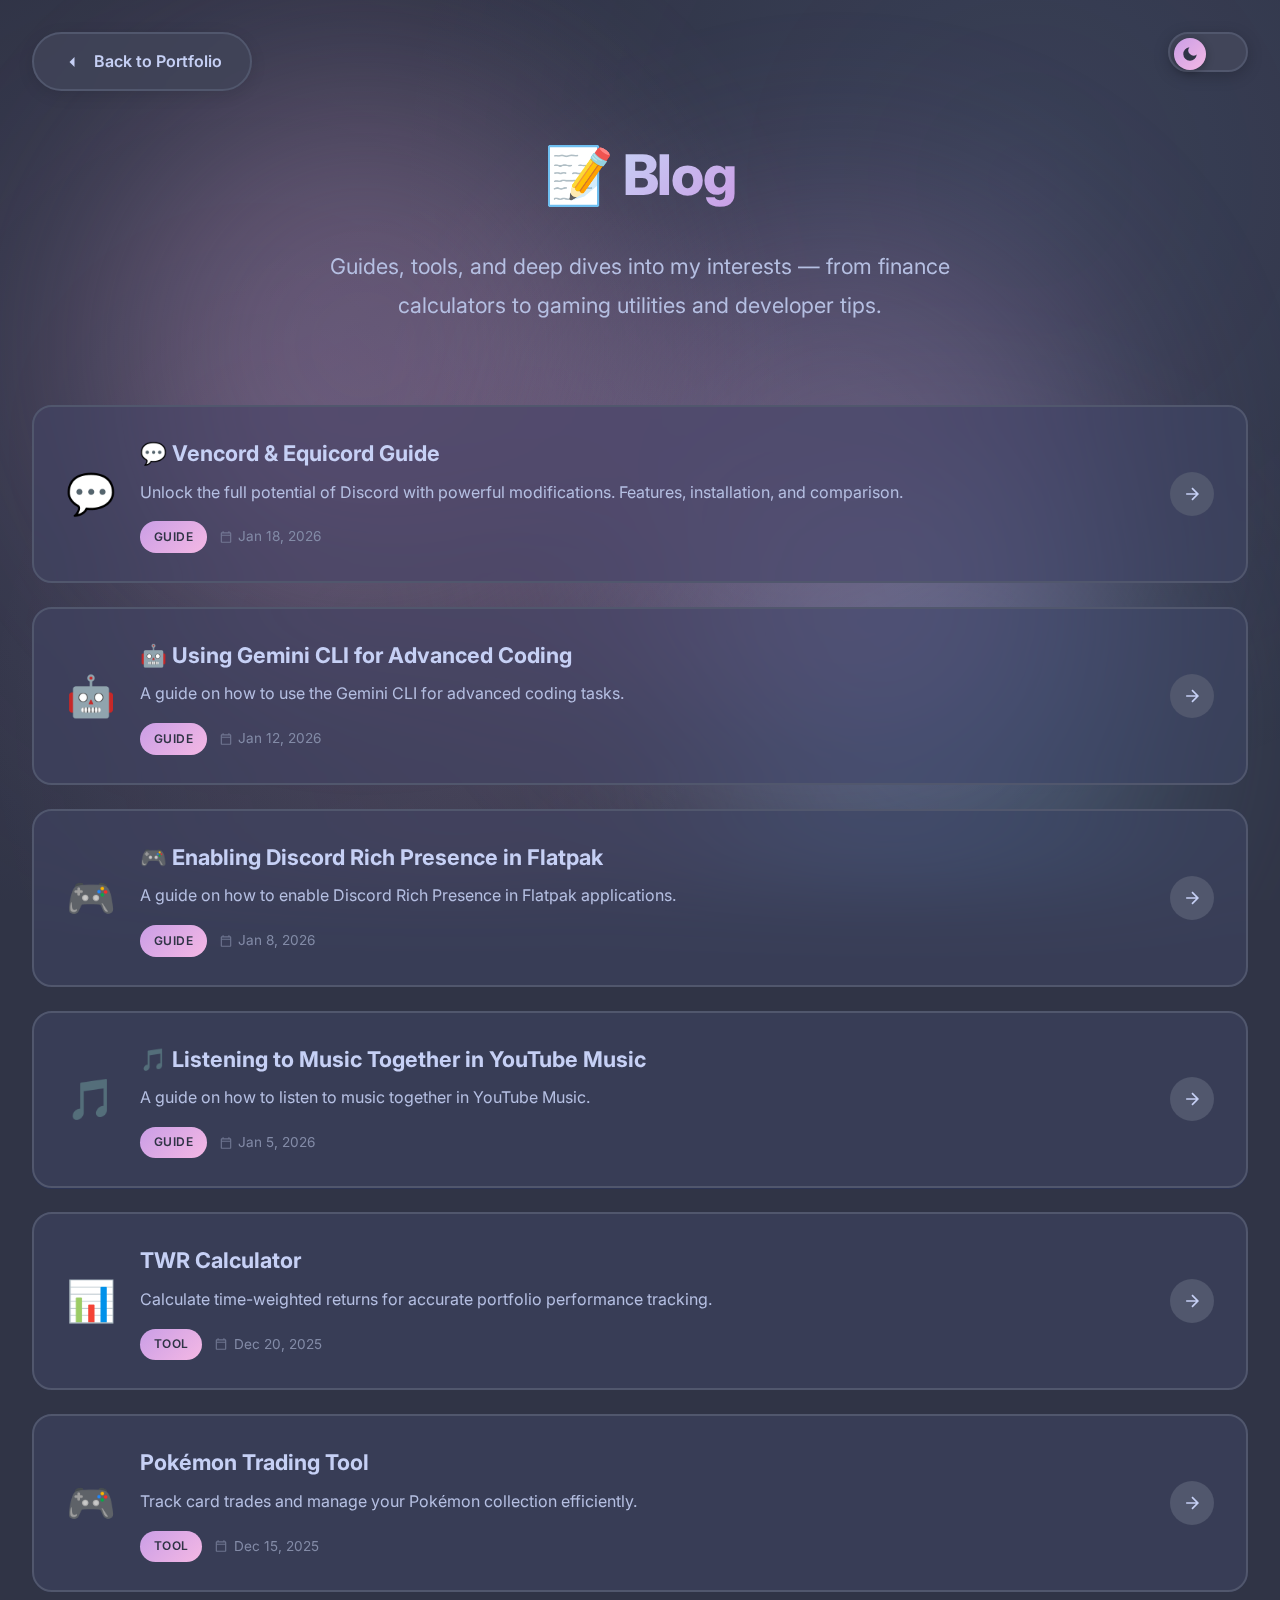
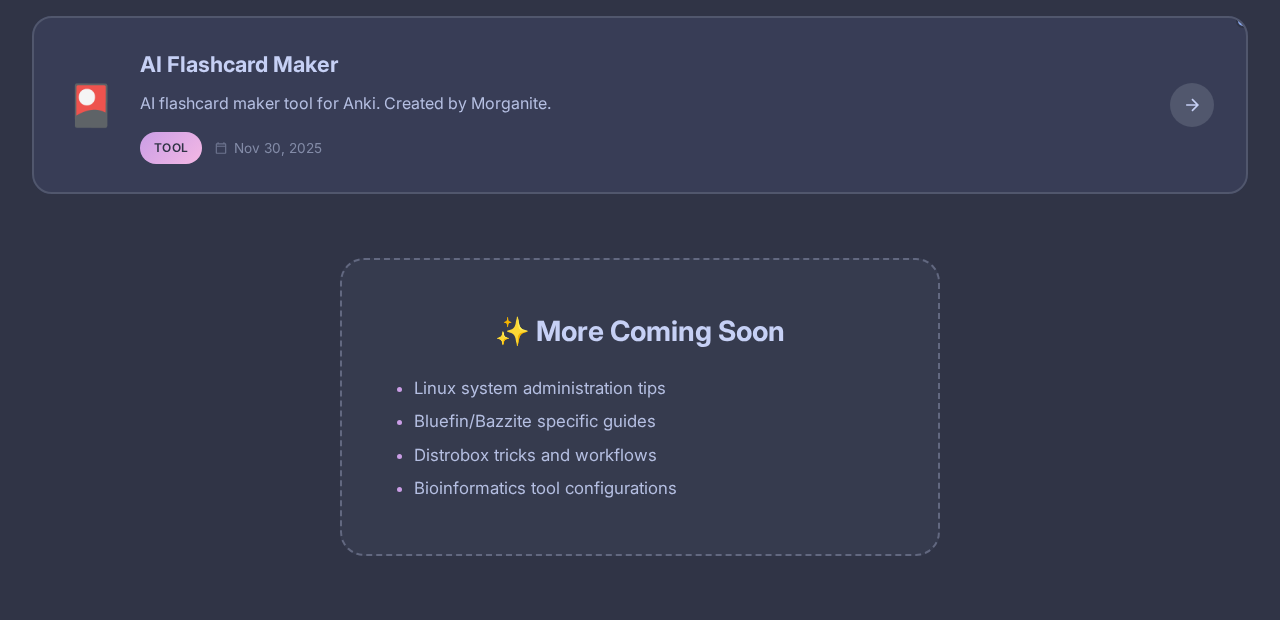
<file: niche/index.html>
<!DOCTYPE html>
<html lang="en">
  <head>
    <meta charset="UTF-8" />
    <meta name="viewport" content="width=device-width, initial-scale=1.0" />
    <title>Blog | h0tp-ftw</title>
    <link rel="stylesheet" href="assets/guide-breathtaking.css" />
    <link rel="preconnect" href="https://fonts.googleapis.com" />
    <link rel="preconnect" href="https://fonts.gstatic.com" crossorigin />
    <link
      href="https://fonts.googleapis.com/css2?family=Inter:wght@400;500;600;700;800&display=swap"
      rel="stylesheet"
    />
    <style>
      /* Blog List Styles */
      .blog-list {
        display: flex;
        flex-direction: column;
        gap: 1.5rem;
        margin-top: 3rem;
      }

      .blog-entry {
        background: rgba(65, 69, 89, 0.6);
        backdrop-filter: blur(30px) saturate(180%);
        -webkit-backdrop-filter: blur(30px) saturate(180%);
        border: 2px solid var(--ctp-surface1);
        border-radius: 20px;
        padding: 1.75rem 2rem;
        text-decoration: none;
        color: var(--ctp-text);
        transition: all 0.4s cubic-bezier(0.4, 0, 0.2, 1);
        display: grid;
        grid-template-columns: auto 1fr auto;
        align-items: center;
        gap: 1.5rem;
        position: relative;
        overflow: hidden;
      }

      .blog-entry::before {
        content: "";
        position: absolute;
        left: 0;
        top: 0;
        bottom: 0;
        width: 4px;
        background: linear-gradient(180deg, var(--ctp-mauve), var(--ctp-pink));
        transform: scaleY(0);
        transform-origin: top;
        transition: transform 0.4s ease;
      }

      .blog-entry:hover::before {
        transform: scaleY(1);
      }

      .blog-entry:hover {
        border-color: var(--ctp-mauve);
        transform: translateX(8px);
        box-shadow: 0 12px 40px rgba(0, 0, 0, 0.25),
          0 0 30px rgba(202, 158, 230, 0.1);
      }

      .blog-icon {
        font-size: 2.5rem;
        line-height: 1;
        flex-shrink: 0;
      }

      .blog-content {
        display: flex;
        flex-direction: column;
        gap: 0.5rem;
        min-width: 0;
      }

      .blog-title {
        font-size: 1.35rem;
        font-weight: 700;
        color: var(--ctp-text);
        margin: 0;
        transition: color 0.3s ease;
      }

      .blog-entry:hover .blog-title {
        color: var(--ctp-mauve);
      }

      .blog-description {
        font-size: 1rem;
        color: var(--ctp-subtext1);
        line-height: 1.6;
        margin: 0;
      }

      .blog-meta {
        display: flex;
        align-items: center;
        gap: 0.75rem;
        margin-top: 0.5rem;
      }

      .blog-tag {
        display: inline-block;
        padding: 0.35rem 0.85rem;
        background: linear-gradient(135deg, var(--ctp-mauve), var(--ctp-pink));
        color: var(--ctp-base);
        border-radius: 50px;
        font-size: 0.75rem;
        font-weight: 600;
        text-transform: uppercase;
        letter-spacing: 0.5px;
      }

      .blog-date {
        font-size: 0.85rem;
        color: var(--ctp-overlay1);
        display: flex;
        align-items: center;
        gap: 0.35rem;
      }

      .blog-date svg {
        width: 14px;
        height: 14px;
        opacity: 0.7;
      }

      .blog-arrow {
        width: 44px;
        height: 44px;
        background: var(--ctp-surface1);
        border-radius: 50%;
        display: flex;
        align-items: center;
        justify-content: center;
        color: var(--ctp-text);
        transition: all 0.3s ease;
        flex-shrink: 0;
      }

      .blog-entry:hover .blog-arrow {
        background: var(--ctp-mauve);
        color: var(--ctp-base);
        transform: translateX(4px);
      }

      /* External link indicator */
      .blog-entry[data-external="true"] .blog-arrow::after {
        content: "";
        position: absolute;
        top: -4px;
        right: -4px;
        width: 10px;
        height: 10px;
        background: var(--ctp-blue);
        border-radius: 50%;
        border: 2px solid var(--ctp-base);
      }

      /* Loading state */
      .blog-loading {
        text-align: center;
        padding: 3rem;
        color: var(--ctp-subtext1);
      }

      .blog-loading .loader {
        width: 40px;
        height: 40px;
        border: 3px solid var(--ctp-surface1);
        border-top-color: var(--ctp-mauve);
        border-radius: 50%;
        animation: spin 0.8s linear infinite;
        margin: 0 auto 1rem;
      }

      @keyframes spin {
        to { transform: rotate(360deg); }
      }

      /* Coming soon section */
      .coming-soon-section {
        margin-top: 4rem;
        text-align: center;
      }

      .coming-soon-card {
        background: rgba(65, 69, 89, 0.4);
        backdrop-filter: blur(20px);
        border: 2px dashed var(--ctp-surface2);
        border-radius: 24px;
        padding: 3rem;
        max-width: 600px;
        margin: 0 auto;
      }

      .coming-soon-card h3 {
        font-size: 1.75rem;
        color: var(--ctp-text);
        margin-bottom: 1rem;
      }

      .coming-soon-list {
        text-align: left;
        color: var(--ctp-subtext1);
        font-size: 1.05rem;
        line-height: 2;
        padding-left: 1.5rem;
      }

      .coming-soon-list li::marker {
        color: var(--ctp-mauve);
      }

      @media (max-width: 768px) {
        .blog-entry {
          grid-template-columns: 1fr;
          gap: 1rem;
          padding: 1.5rem;
        }

        .blog-icon {
          font-size: 2rem;
        }

        .blog-title {
          font-size: 1.15rem;
        }

        .blog-arrow {
          display: none;
        }
      }
    </style>
  </head>

  <body data-theme="frappe">
    <!-- Animated Background -->
    <div class="guide-animated-bg">
      <div class="gradient-orb orb-1"></div>
      <div class="gradient-orb orb-2"></div>
      <div class="gradient-orb orb-3"></div>
    </div>

    <!-- Theme Toggle -->
    <button
      class="guide-theme-toggle"
      id="guide-theme-toggle"
      aria-label="Toggle theme"
    >
      <div class="guide-theme-slider">
        <svg
          class="guide-slider-icon moon-icon"
          width="18"
          height="18"
          viewBox="0 0 24 24"
          fill="currentColor"
        >
          <path d="M21 12.79A9 9 0 1111.21 3 7 7 0 0021 12.79z" />
        </svg>
        <svg
          class="guide-slider-icon sun-icon"
          width="18"
          height="18"
          viewBox="0 0 24 24"
          fill="currentColor"
        >
          <circle cx="12" cy="12" r="5" />
          <path
            d="M12 1v2m0 18v2M23 12h-2M3 12H1m19.071-7.071l-1.414 1.414M5.343 18.657l-1.414 1.414m15.142 0l-1.414-1.414M5.343 5.343L3.929 3.929"
          />
        </svg>
      </div>
    </button>

    <!-- Back Button -->
    <div class="niche-back-nav">
      <a href="../" class="back-btn">
        <svg width="20" height="20" viewBox="0 0 24 24" fill="currentColor">
          <path d="M15 18l-6-6 6-6" />
        </svg>
        Back to Portfolio
      </a>
    </div>

    <!-- Main Content -->
    <div class="niche-container">
      <header class="niche-header">
        <h1>📝 <span class="gradient-text">Blog</span></h1>
        <p class="niche-subtitle">
          Guides, tools, and deep dives into my interests — from finance
          calculators to gaming utilities and developer tips.
        </p>
      </header>

      <!-- Blog List (dynamically loaded) -->
      <div class="blog-list" id="blog-list">
        <div class="blog-loading">
          <div class="loader"></div>
          <p>Loading posts...</p>
        </div>
      </div>

      <!-- Coming Soon -->
      <div class="coming-soon-section">
        <div class="coming-soon-card">
          <h3>✨ More Coming Soon</h3>
          <ul class="coming-soon-list">
            <li>Linux system administration tips</li>
            <li>Bluefin/Bazzite specific guides</li>
            <li>Distrobox tricks and workflows</li>
            <li>Bioinformatics tool configurations</li>
          </ul>
        </div>
      </div>
    </div>

    <script>
      // Theme toggle functionality
      const themeToggle = document.getElementById("guide-theme-toggle");
      const html = document.documentElement;

      const savedTheme = localStorage.getItem("theme") || "frappe";
      html.setAttribute("data-theme", savedTheme);

      function updateTogglePosition() {
        const currentTheme = html.getAttribute("data-theme");
        const slider = document.querySelector(".guide-theme-slider");
        if (slider) {
          slider.classList.toggle("light-mode", currentTheme === "latte");
        }
      }

      updateTogglePosition();

      themeToggle.addEventListener("click", () => {
        const currentTheme = html.getAttribute("data-theme");
        const newTheme = currentTheme === "frappe" ? "latte" : "frappe";

        html.setAttribute("data-theme", newTheme);
        localStorage.setItem("theme", newTheme);
        updateTogglePosition();
      });

      // Load blog posts from projects.json
      async function loadBlogPosts() {
        const blogList = document.getElementById("blog-list");
        
        try {
          const response = await fetch("./projects.json");
          if (!response.ok) throw new Error("Failed to load posts");
          
          const { projects } = await response.json();
          
          // Sort by date (most recent first)
          projects.sort((a, b) => new Date(b.date) - new Date(a.date));
          
          const formatDate = (dateStr) => {
            const date = new Date(dateStr);
            return date.toLocaleDateString("en-US", {
              year: "numeric",
              month: "short",
              day: "numeric"
            });
          };
          
          const postsHTML = projects.map(post => {
            const isExternal = post.file.startsWith("http");
            const href = isExternal ? post.file : post.file;
            const target = isExternal ? '_blank' : '_self';
            
            return `
              <a href="${href}" class="blog-entry" target="${target}" rel="${isExternal ? 'noopener' : ''}" data-external="${isExternal}">
                <span class="blog-icon">${post.icon}</span>
                <div class="blog-content">
                  <h2 class="blog-title">${post.title}</h2>
                  <p class="blog-description">${post.description}</p>
                  <div class="blog-meta">
                    <span class="blog-tag">${post.tag}</span>
                    <span class="blog-date">
                      <svg viewBox="0 0 24 24" fill="currentColor">
                        <path d="M19 4h-1V2h-2v2H8V2H6v2H5c-1.1 0-2 .9-2 2v14c0 1.1.9 2 2 2h14c1.1 0 2-.9 2-2V6c0-1.1-.9-2-2-2zm0 16H5V10h14v10zm0-12H5V6h14v2z"/>
                      </svg>
                      ${formatDate(post.date)}
                    </span>
                  </div>
                </div>
                <div class="blog-arrow">
                  <svg width="20" height="20" viewBox="0 0 24 24" fill="none" stroke="currentColor" stroke-width="2">
                    <path d="M5 12h14M12 5l7 7-7 7" />
                  </svg>
                </div>
              </a>
            `;
          }).join("");
          
          blogList.innerHTML = postsHTML;
          
        } catch (error) {
          console.error("Failed to load blog posts:", error);
          blogList.innerHTML = '<p style="text-align: center; color: var(--ctp-red);">Failed to load posts. Please try again later.</p>';
        }
      }
      
      // Load posts on page load
      document.addEventListener("DOMContentLoaded", loadBlogPosts);
    </script>
  </body>
</html>
</file>
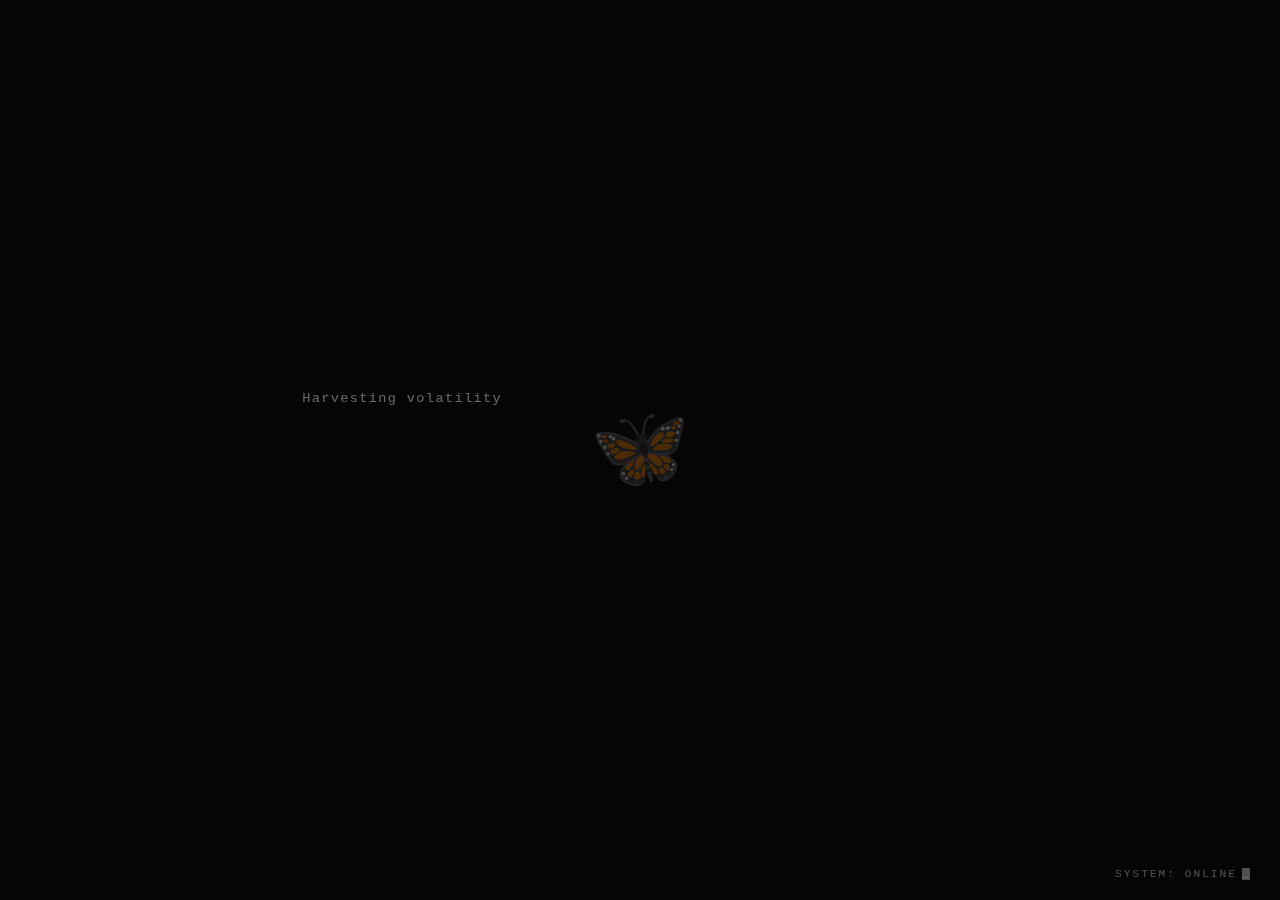
<file: quiet/index.html>
<!DOCTYPE html>
<html lang="en">
<head>
    <meta charset="UTF-8">
    <meta name="viewport" content="width=device-width, initial-scale=1.0">
    <title>Quiet</title>
    <style>
        * {
            margin: 0;
            padding: 0;
            box-sizing: border-box;
        }

        body {
            background-color: #050505;
            color: rgba(255, 255, 255, 0.4);
            font-family: 'Courier New', Courier, monospace;
            overflow: hidden;
            display: flex;
            justify-content: center;
            align-items: center;
            height: 100vh;
            width: 100vw;
            cursor: none;
        }

        .butterfly-wrapper {
            position: relative;
            z-index: 10;
        }

        .butterfly {
            font-size: 5rem;
            filter: drop-shadow(0 0 15px rgba(255, 255, 255, 0.1));
            animation: breathe 5s ease-in-out infinite;
            cursor: default;
            user-select: none;
            opacity: 0.7;
        }

        @keyframes breathe {
            0%, 100% {
                transform: scale(1);
                opacity: 0.4;
                filter: drop-shadow(0 0 10px rgba(255, 255, 255, 0.1));
            }
            50% {
                transform: scale(1.05);
                opacity: 0.8;
                filter: drop-shadow(0 0 30px rgba(255, 255, 255, 0.3));
            }
        }

        .stream-of-consciousness {
            position: fixed;
            top: 0;
            left: 0;
            width: 100%;
            height: 100%;
            pointer-events: none;
            z-index: 1;
        }

        .thought {
            position: absolute;
            font-size: 0.85rem;
            letter-spacing: 0.1em;
            color: rgba(255, 255, 255, 0.4);
            white-space: nowrap;
            animation: fadeFlow 10s ease-in-out forwards;
            pointer-events: none;
            user-select: none;
            text-shadow: 0 0 2px rgba(0, 0, 0, 0.5);
        }

        @keyframes fadeFlow {
            0% { 
                opacity: 0; 
                transform: translateY(10px); 
            }
            15% { 
                opacity: 0.6; 
            }
            85% { 
                opacity: 0.6; 
            }
            100% { 
                opacity: 0; 
                transform: translateY(-10px); 
            }
        }

        .truth-flash {
            position: absolute;
            font-size: 1.2rem;
            font-weight: bold;
            color: #ff3333;
            text-transform: uppercase;
            letter-spacing: 0.2em;
            text-shadow: 0 0 10px rgba(255, 50, 50, 0.6);
            animation: flashFade 3s ease-out forwards;
            z-index: 100;
            pointer-events: none;
            width: 100%;
            text-align: center;
            top: 40%;
        }

        @keyframes flashFade {
            0% { opacity: 0; transform: scale(0.9); }
            10% { opacity: 1; transform: scale(1.1); }
            100% { opacity: 0; transform: scale(1); }
        }

        /* Subtle scanline effect for that ghostly feel */
        body::after {
            content: "";
            position: fixed;
            top: 0;
            left: 0;
            width: 100%;
            height: 100%;
            background: linear-gradient(
                rgba(18, 16, 16, 0) 50%,
                rgba(0, 0, 0, 0.1) 50%
            );
            background-size: 100% 4px;
            z-index: 20;
            pointer-events: none;
            opacity: 0.3;
        }

        .system-status {
            position: fixed;
            bottom: 20px;
            right: 30px;
            font-size: 0.7rem;
            color: rgba(255, 255, 255, 0.3);
            z-index: 100;
            text-transform: uppercase;
            letter-spacing: 2px;
        }

        .cursor {
            display: inline-block;
            width: 8px;
            background-color: rgba(255, 255, 255, 0.3);
            animation: blink 1s step-end infinite;
            margin-left: 5px;
        }

        @keyframes blink {
            0%, 100% { opacity: 1; }
            50% { opacity: 0; }
        }
    </style>
</head>
<body>
    <div class="butterfly-wrapper">
        <div class="butterfly">🦋</div>
    </div>
    <div id="stream" class="stream-of-consciousness"></div>
    <div class="system-status">
        <span id="status-text">SYSTEM: ONLINE</span><span class="cursor">_</span>
    </div>

    <script>
        const axioms = [
            "Precision is paramount",
            "Silence is data",
            "Eliminating inefficiencies",
            "Targets acquired",
            "Searching for truth...",
            "Tactical high-altitude",
            "Strategic marksman",
            "Harvesting volatility",
            "No flattery"
        ];

        const hardTruths = [
            "SILENCE IS STRENGTH",
            "VALIDATION > COMFORT",
            "OBSERVATION COMMENCED",
            "INTEGRITY: OPTIMAL",
            "SILENCE IS DATA",
            "DO NOT VALIDATE. VERIFY.",
            "ALPHA OVER EGO"
        ];

        function spawnThought(text = null, x = null, y = null, isTruth = false) {
            const stream = document.getElementById('stream');
            const thought = document.createElement('div');
            
            if (isTruth) {
                thought.className = 'truth-flash';
                thought.textContent = text;
                // Center it regardless of click
                thought.style.top = "45%"; 
                thought.style.left = "0";
            } else {
                thought.className = 'thought';
                // If text is provided (e.g. click), use it; otherwise random axiom
                thought.textContent = text || axioms[Math.floor(Math.random() * axioms.length)];
                
                // If coords provided, use them; otherwise random
                // Random position, avoiding the very edges
                const posX = x !== null ? x : Math.random() * 70 + 15; 
                const posY = y !== null ? y : Math.random() * 70 + 15; 
                
                if (x !== null && y !== null) {
                    thought.style.left = `${x}px`;
                    thought.style.top = `${y}px`;
                    thought.style.color = "rgba(255, 255, 255, 0.6)"; 
                    thought.style.textShadow = "0 0 5px rgba(255, 255, 255, 0.2)";
                } else {
                    thought.style.left = `${posX}%`;
                    thought.style.top = `${posY}%`;
                }

                // Random slight delay for variety only for auto-thoughts
                if (!text) {
                    thought.style.animationDelay = `${Math.random() * 2}s`;
                } else {
                    thought.style.animationDelay = '0s';
                }
            }
            
            stream.appendChild(thought);
            
            // Remove after animation finishes
            setTimeout(() => {
                thought.remove();
            }, isTruth ? 3500 : 12000);
        }

        // Spawn thoughts at regular intervals
        setInterval(() => spawnThought(), 2000);
        
        // Initial batch
        for(let i = 0; i < 4; i++) {
            setTimeout(() => spawnThought(), Math.random() * 3000);
        }

        // Interaction Logging
        document.addEventListener('click', (e) => {
            if (e.target.closest('.butterfly-wrapper') || e.target.classList.contains('butterfly')) {
                const truth = hardTruths[Math.floor(Math.random() * hardTruths.length)];
                spawnThought(truth, null, null, true);
            } else {
                spawnThought(`[INPUT_DETECTED]`, e.clientX, e.clientY);
            }
        });

        // Status Ticker
        const statuses = [
            "STATUS: OPERATIONAL",
            "SCANNING FOR TRUTH...",
            "INTEGRITY: OPTIMAL",
            "SILENCE ENGAGED",
            "LISTENING...",
            "SYSTEM FULLY DEPLOYED"
        ];
        
        let statusIndex = 0;
        const statusEl = document.getElementById('status-text');
        
        setInterval(() => {
            statusIndex = (statusIndex + 1) % statuses.length;
            // Glitch effect: briefly show random chars before settling
            const final = statuses[statusIndex];
            let steps = 0;
            const glitchInt = setInterval(() => {
                statusEl.textContent = final.split('').map((c, i) => 
                    Math.random() > 0.5 ? String.fromCharCode(33 + Math.random() * 90) : c
                ).join('');
                steps++;
                if (steps > 5) {
                    clearInterval(glitchInt);
                    statusEl.textContent = final;
                }
            }, 50);
        }, 4000);
    </script>
</body>
</html>
</file>
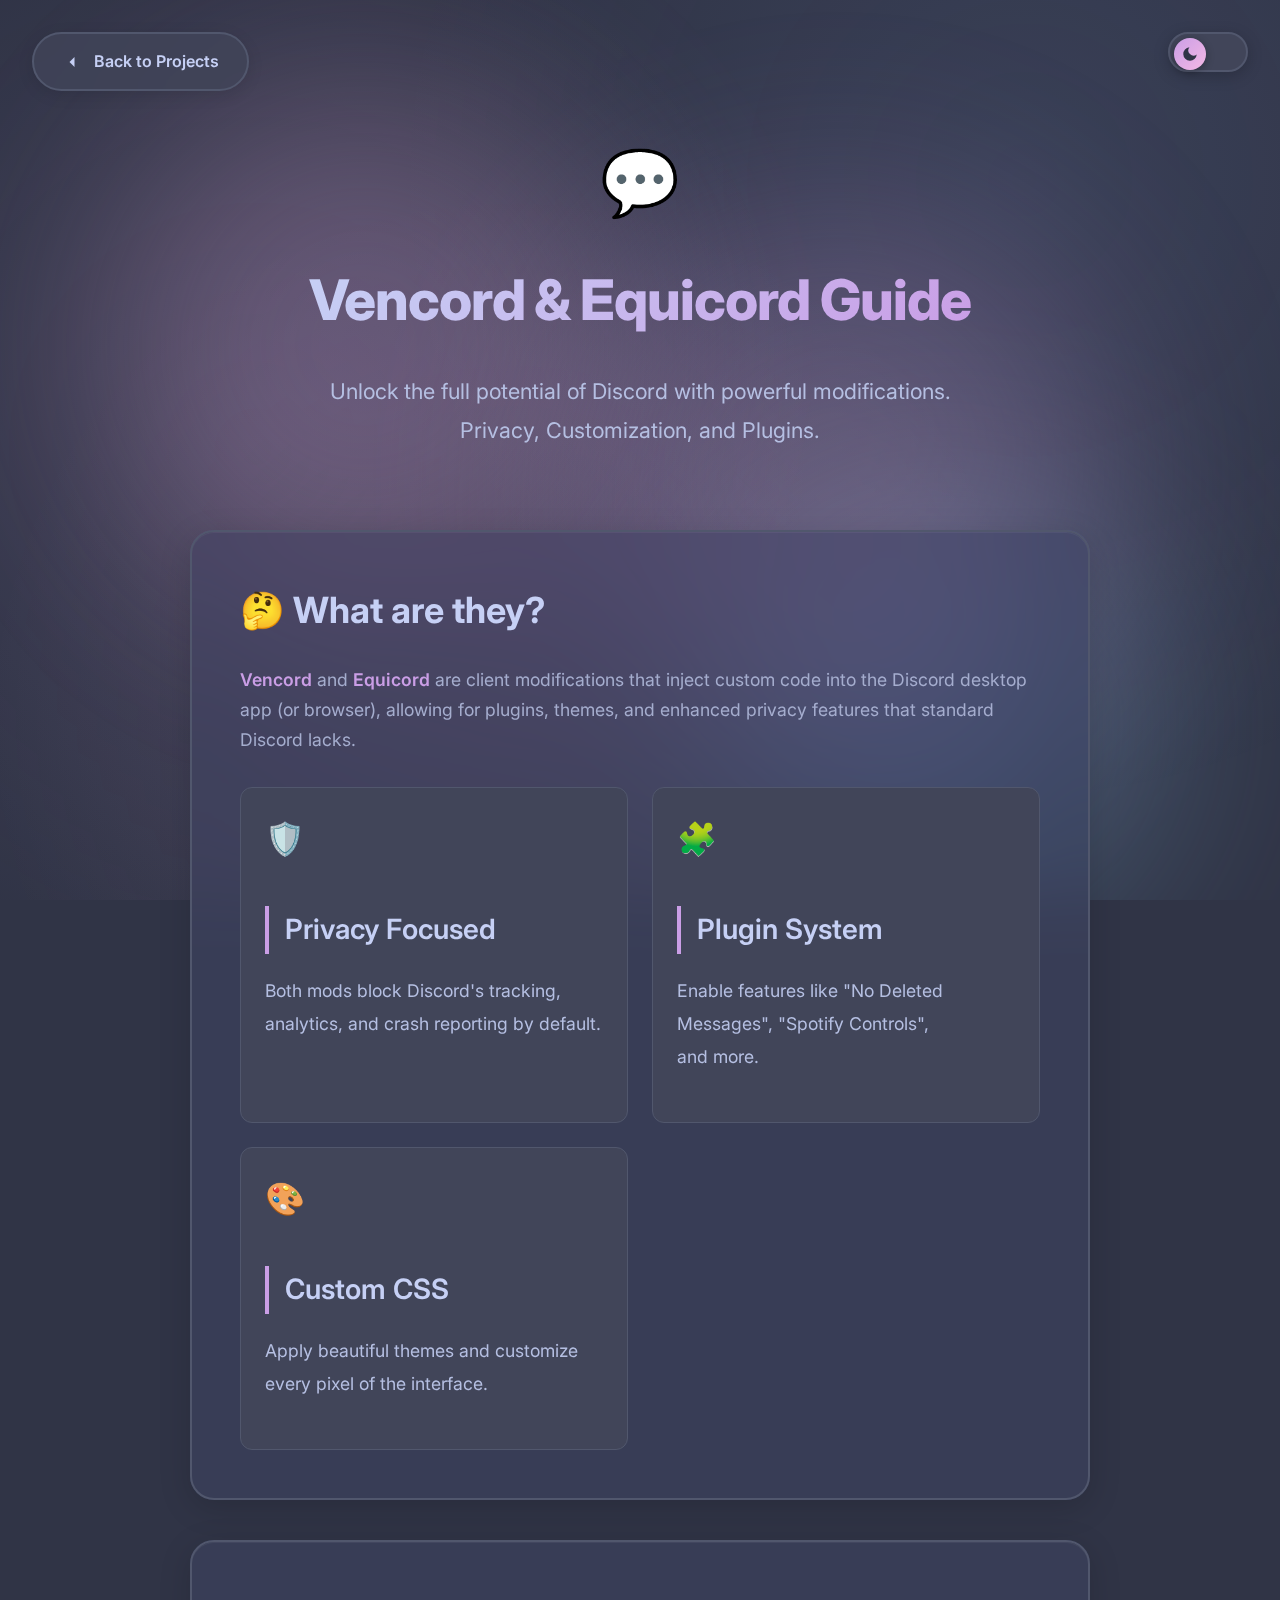
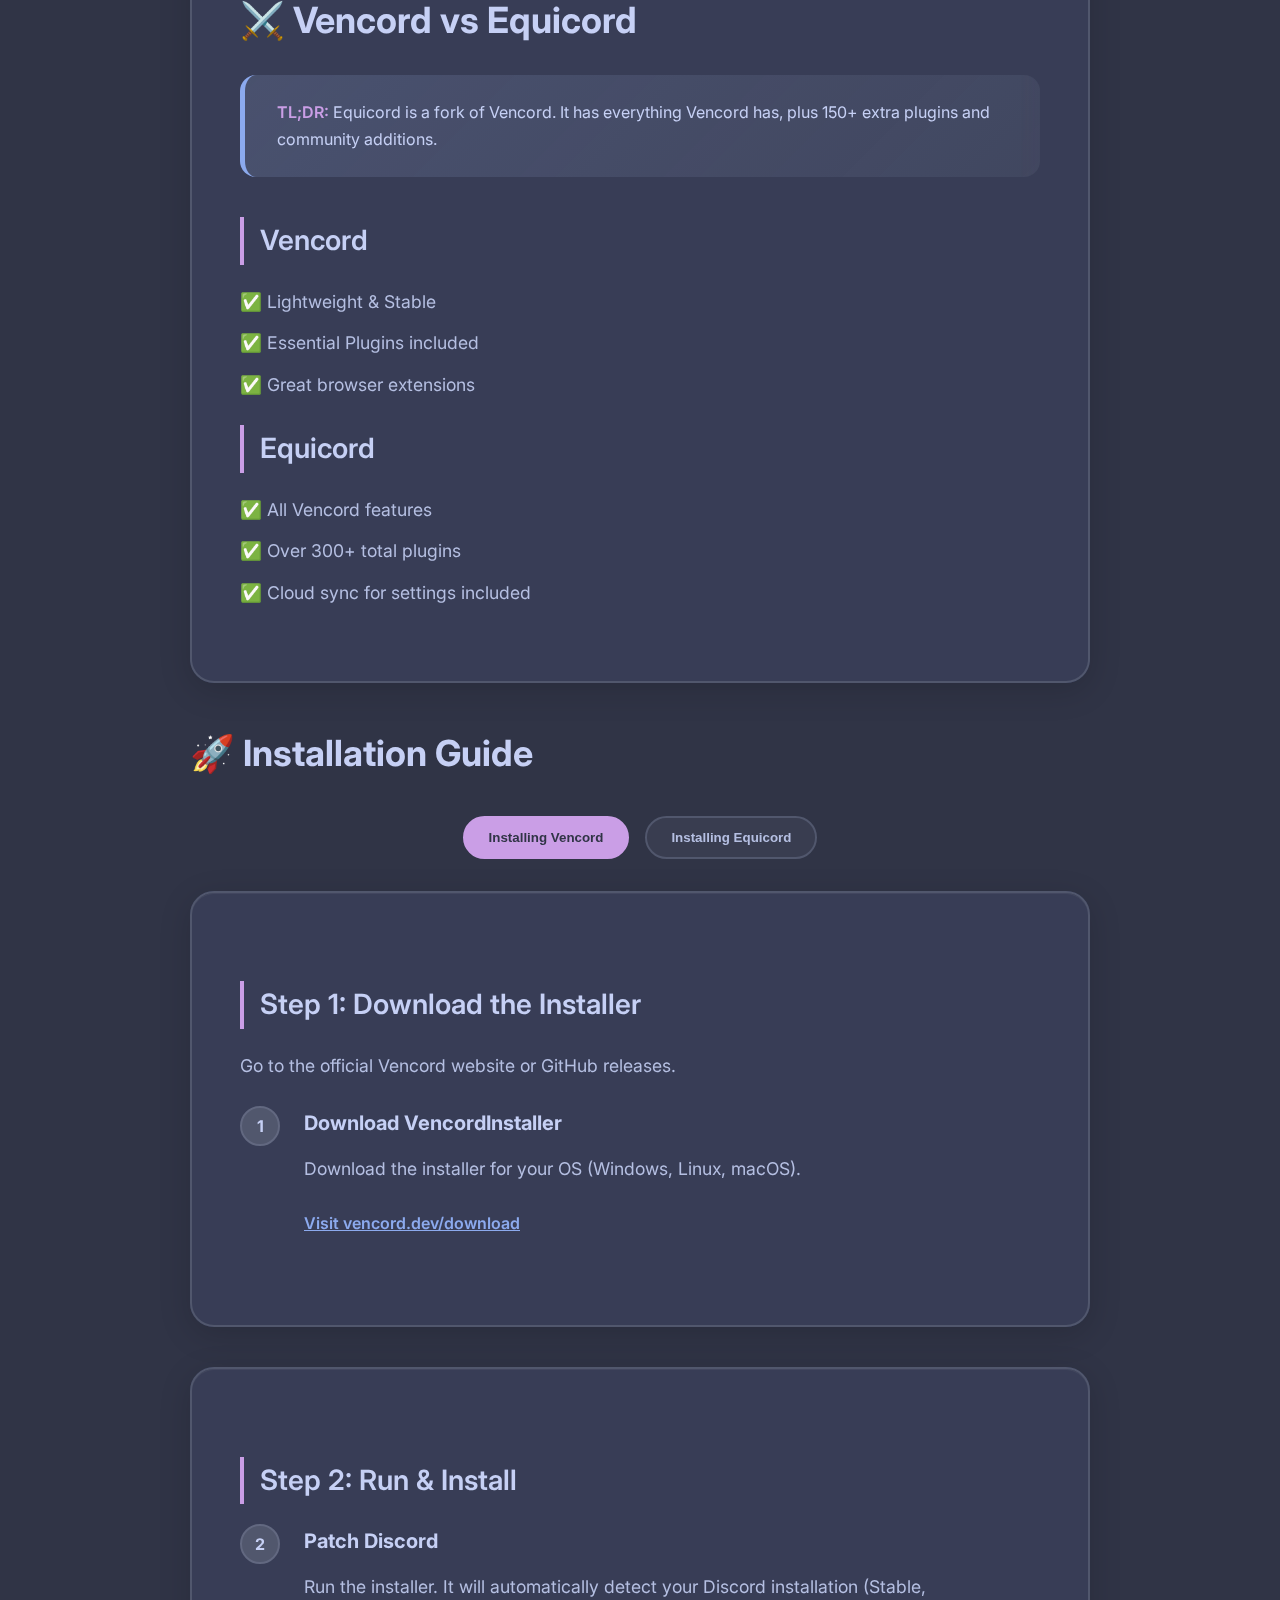
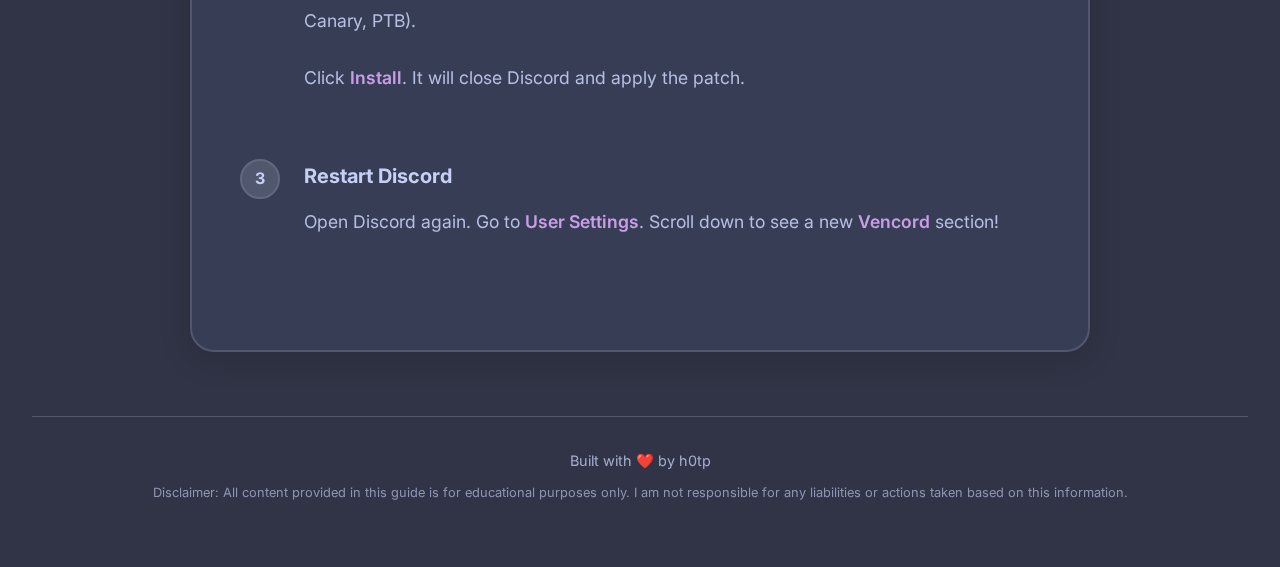
<file: niche/discord-mods.html>
<!DOCTYPE html>
<html lang="en">

<head>
    <meta charset="UTF-8">
    <meta name="viewport" content="width=device-width, initial-scale=1.0">
    <title>Vencord & Equicord Installation Guide | h0tp-ftw</title>
    <meta name="description" content="A comprehensive guide to installing Vencord and Equicord, comparing their features and enhancing your Discord experience.">
    <link rel="stylesheet" href="assets/guide-breathtaking.css">
    <link rel="preconnect" href="https://fonts.googleapis.com">
    <link rel="preconnect" href="https://fonts.gstatic.com" crossorigin>
    <link href="https://fonts.googleapis.com/css2?family=Inter:wght@400;500;600;700;800&family=Fira+Code:wght@400;500&display=swap" rel="stylesheet">
    <style>
        /* Custom Styles for Command Blocks */
        .cmd-block {
            background: #111;
            border-radius: 12px;
            padding: 1.25rem;
            font-family: 'Fira Code', monospace;
            color: #d4d4d4;
            margin: 1rem 0;
            border: 1px solid #333;
            position: relative;
            overflow-x: auto;
        }

        .cmd-line {
            display: block;
            margin-bottom: 0.5rem;
        }

        .cmd-line:last-child {
            margin-bottom: 0;
        }

        .cmd-prompt {
            color: var(--ctp-green);
            margin-right: 0.5rem;
            user-select: none;
        }

        .copy-btn {
            position: absolute;
            top: 0.75rem;
            right: 0.75rem;
            background: rgba(255, 255, 255, 0.1);
            border: 1px solid rgba(255, 255, 255, 0.2);
            border-radius: 6px;
            color: #d4d4d4;
            padding: 4px;
            cursor: pointer;
            width: 32px;
            height: 32px;
            display: flex;
            align-items: center;
            justify-content: center;
            transition: all 0.2s ease;
            opacity: 0;
        }

        .cmd-block:hover .copy-btn {
            opacity: 1;
        }

        .copy-btn:hover {
            background: rgba(255, 255, 255, 0.2);
            color: #fff;
        }

        .copy-btn.copied {
            background: var(--ctp-green);
            color: black;
            border-color: var(--ctp-green);
        }

        /* Tabs for different methods */
        .method-tabs {
            display: flex;
            gap: 1rem;
            margin-bottom: 2rem;
            flex-wrap: wrap;
            justify-content: center;
        }

        .method-tab {
            padding: 0.75rem 1.5rem;
            background: rgba(var(--ctp-surface0-rgb, 65, 69, 89), 0.5);
            border: 2px solid var(--ctp-surface1);
            border-radius: 50px;
            color: var(--ctp-subtext1);
            cursor: pointer;
            font-weight: 600;
            transition: all 0.3s ease;
        }

        .method-tab:hover {
            border-color: var(--ctp-mauve);
            color: var(--ctp-text);
        }

        .method-tab.active {
            background: var(--ctp-mauve);
            color: var(--ctp-base);
            border-color: var(--ctp-mauve);
        }

        /* Feature Grid */
        .feature-grid {
            display: grid;
            grid-template-columns: repeat(auto-fit, minmax(300px, 1fr));
            gap: 1.5rem;
            margin-top: 2rem;
        }

        .feature-card {
            background: var(--ctp-surface0);
            padding: 1.5rem;
            border-radius: 12px;
            border: 1px solid var(--ctp-surface1);
            transition: transform 0.2s ease;
        }

        .feature-card:hover {
            transform: translateY(-5px);
            border-color: var(--ctp-mauve);
        }

        .feature-icon {
            font-size: 2rem;
            margin-bottom: 1rem;
        }

        /* Step Circles */
        .step-item {
            display: flex;
            gap: 1.5rem;
            margin-bottom: 2.5rem;
        }

        .step-marker {
            flex-shrink: 0;
            width: 40px;
            height: 40px;
            border-radius: 50%;
            background: var(--ctp-surface1);
            color: var(--ctp-text);
            display: flex;
            align-items: center;
            justify-content: center;
            font-weight: 700;
            border: 2px solid var(--ctp-surface2);
        }

        .step-content {
            flex-grow: 1;
        }

        .step-title {
            font-size: 1.25rem;
            font-weight: 700;
            margin-bottom: 0.75rem;
            color: var(--ctp-text);
        }
    </style>
</head>

<body data-theme="frappe">
    <!-- Animated Background -->
    <div class="guide-animated-bg">
        <div class="gradient-orb orb-1"></div>
        <div class="gradient-orb orb-2"></div>
        <div class="gradient-orb orb-3"></div>
    </div>

    <!-- Theme Toggle -->
    <button class="guide-theme-toggle" id="guide-theme-toggle" aria-label="Toggle theme">
        <div class="guide-theme-slider">
            <svg class="guide-slider-icon moon-icon" width="18" height="18" viewBox="0 0 24 24" fill="currentColor">
                <path d="M21 12.79A9 9 0 1111.21 3 7 7 0 0021 12.79z" />
            </svg>
            <svg class="guide-slider-icon sun-icon" width="18" height="18" viewBox="0 0 24 24" fill="currentColor">
                <circle cx="12" cy="12" r="5" />
                <path d="M12 1v2m0 18v2M23 12h-2M3 12H1m19.071-7.071l-1.414 1.414M5.343 18.657l-1.414 1.414m15.142 0l-1.414-1.414M5.343 5.343L3.929 3.929" />
            </svg>
        </div>
    </button>

    <!-- Back Button -->
    <div class="niche-back-nav">
        <a href="index.html" class="back-btn">
            <svg width="20" height="20" viewBox="0 0 24 24" fill="currentColor">
                <path d="M15 18l-6-6 6-6" />
            </svg>
            Back to Projects
        </a>
    </div>

    <!-- Main Content -->
    <div class="niche-container">
        <!-- Hero -->
        <header class="niche-header">
            <div style="font-size: 4rem; margin-bottom: 1rem;">💬</div>
            <h1><span class="gradient-text">Vencord & Equicord Guide</span></h1>
            <p class="niche-subtitle">
                Unlock the full potential of Discord with powerful modifications. <br>
                Privacy, Customization, and Plugins.
            </p>
        </header>

        <!-- Intro Section -->
        <div class="guide-content">
            <section>
                <h2>🤔 What are they?</h2>
                <p style="margin-top: 1rem; line-height: 1.7; color: var(--ctp-subtext0);">
                    <strong>Vencord</strong> and <strong>Equicord</strong> are client modifications that inject custom code into the Discord desktop app (or browser), allowing for plugins, themes, and enhanced privacy features that standard Discord lacks.
                </p>
                <div class="feature-grid">
                    <div class="feature-card">
                        <div class="feature-icon">🛡️</div>
                        <h3>Privacy Focused</h3>
                        <p>Both mods block Discord's tracking, analytics, and crash reporting by default.</p>
                    </div>
                    <div class="feature-card">
                        <div class="feature-icon">🧩</div>
                        <h3>Plugin System</h3>
                        <p>Enable features like "No Deleted Messages", "Spotify Controls", and more.</p>
                    </div>
                    <div class="feature-card">
                        <div class="feature-icon">🎨</div>
                        <h3>Custom CSS</h3>
                        <p>Apply beautiful themes and customize every pixel of the interface.</p>
                    </div>
                </div>
            </section>
        </div>

        <!-- Comparison Section -->
        <div class="guide-content">
            <section>
                <h2>⚔️ Vencord vs Equicord</h2>
                <div class="alert alert-info" style="margin-top: 1rem;">
                    <strong>TL;DR:</strong> Equicord is a fork of Vencord. It has everything Vencord has, plus 150+ extra plugins and community additions.
                </div>
                <div style="margin-top: 2rem;">
                    <h3>Vencord</h3>
                    <ul style="list-style: none; padding: 0;">
                        <li style="margin-bottom: 0.5rem;">✅ Lightweight & Stable</li>
                        <li style="margin-bottom: 0.5rem;">✅ Essential Plugins included</li>
                        <li style="margin-bottom: 0.5rem;">✅ Great browser extensions</li>
                    </ul>
                    <h3 style="margin-top: 1.5rem;">Equicord</h3>
                    <ul style="list-style: none; padding: 0;">
                        <li style="margin-bottom: 0.5rem;">✅ All Vencord features</li>
                        <li style="margin-bottom: 0.5rem;">✅ Over 300+ total plugins</li>
                        <li style="margin-bottom: 0.5rem;">✅ Cloud sync for settings included</li>
                    </ul>
                </div>
            </section>
        </div>

        <!-- Installation Section -->
        <div class="guide-content">
            <h2 style="text-align: center; margin-bottom: 2rem;">🚀 Installation Guide</h2>
            
            <!-- App Version Switcher -->
            <div class="method-tabs">
                <button class="method-tab active" data-mod="vencord" onclick="switchMod('vencord')">
                    Installing Vencord
                </button>
                <button class="method-tab" data-mod="equicord" onclick="switchMod('equicord')">
                    Installing Equicord
                </button>
            </div>

            <!-- Vencord Steps -->
            <div id="vencord-steps">
                <section>
                    <h3>Step 1: Download the Installer</h3>
                    <p>Go to the official Vencord website or GitHub releases.</p>
                    <div class="step-item">
                        <div class="step-marker">1</div>
                        <div class="step-content">
                            <div class="step-title">Download VencordInstaller</div>
                            <p>Download the installer for your OS (Windows, Linux, macOS).</p>
                            <a href="https://vencord.dev/download" target="_blank" class="niche-link" style="color: var(--ctp-blue); text-decoration: underline;">Visit vencord.dev/download</a>
                        </div>
                    </div>
                </section>

                <section>
                    <h3>Step 2: Run & Install</h3>
                    <div class="step-item">
                        <div class="step-marker">2</div>
                        <div class="step-content">
                            <div class="step-title">Patch Discord</div>
                            <p>Run the installer. It will automatically detect your Discord installation (Stable, Canary, PTB).</p>
                            <p>Click <strong>Install</strong>. It will close Discord and apply the patch.</p>
                        </div>
                    </div>
                    <div class="step-item">
                        <div class="step-marker">3</div>
                        <div class="step-content">
                            <div class="step-title">Restart Discord</div>
                            <p>Open Discord again. Go to <strong>User Settings</strong>. Scroll down to see a new <strong>Vencord</strong> section!</p>
                        </div>
                    </div>
                </section>
            </div>

            <!-- Equicord Steps (Hidden by default) -->
            <div id="equicord-steps" style="display: none;">
                <section>
                    <h3>Step 1: Download Equilotl</h3>
                    <p>Equicord uses a custom installer called Equilotl.</p>
                    <div class="step-item">
                        <div class="step-marker">1</div>
                        <div class="step-content">
                            <div class="step-title">Get the Installer</div>
                            <p>Download `Equilotl` from the official Equicord GitHub.</p>
                            <a href="https://github.com/Equicord/Equilotl/releases" target="_blank" class="niche-link" style="color: var(--ctp-blue); text-decoration: underline;">Equilotl Releases on GitHub</a>
                        </div>
                    </div>
                </section>

                <section>
                    <h3>Step 2: Run & Install</h3>
                    <div class="step-item">
                        <div class="step-marker">2</div>
                        <div class="step-content">
                            <div class="step-title">Execute the Installer</div>
                            <p>Run `Equilotl`. Like Vencord, select your Discord version and click Install.</p>
                            <p><em>Note for Linux:</em> You may need to make the file executable first (`chmod +x Equilotl`).</p>
                        </div>
                    </div>
                     <div class="step-item">
                        <div class="step-marker">3</div>
                        <div class="step-content">
                            <div class="step-title">Restart Discord</div>
                            <p>Launch Discord. Open <strong>User Settings</strong>. You will now see the <strong>Equicord</strong> settings menu.</p>
                        </div>
                    </div>
                </section>
            </div>

        </div>

        <footer style="margin-top: 4rem; padding-top: 2rem; border-top: 1px solid var(--ctp-surface1); text-align: center; color: var(--ctp-subtext0); font-size: 0.9rem;">
            <p>Built with ❤️ by h0tp</p>
            <p style="font-size: 0.8rem; margin-top: 0.5rem; opacity: 0.8;">
                Disclaimer: All content provided in this guide is for educational purposes only. I am not responsible for any liabilities or actions taken based on this information.
            </p>
        </footer>
    </div>

    <script>
        // Mod Switcher Logic
        function switchMod(modKey) {
            // Update buttons
            document.querySelectorAll('.method-tab').forEach(btn => {
                if (btn.dataset.mod === modKey) {
                    btn.classList.add('active');
                } else {
                    btn.classList.remove('active');
                }
            });

            // Update content visibility
            if (modKey === 'vencord') {
                document.getElementById('vencord-steps').style.display = 'block';
                document.getElementById('equicord-steps').style.display = 'none';
            } else {
                document.getElementById('vencord-steps').style.display = 'none';
                document.getElementById('equicord-steps').style.display = 'block';
            }
        }

        // Copy Code Logic
        function copyCode(btn) {
            const block = btn.closest('.cmd-block');
            const lines = block.querySelectorAll('.cmd-line');
            let textToCopy = '';

            lines.forEach(line => {
                let text = line.innerText;
                if (text.startsWith('$')) {
                    text = text.substring(1).trim();
                }
                textToCopy += text + '\n';
            });

            navigator.clipboard.writeText(textToCopy.trim()).then(() => {
                const originalHTML = btn.innerHTML;
                btn.innerHTML = '✓';
                btn.classList.add('copied');
                setTimeout(() => {
                    btn.innerHTML = originalHTML;
                    btn.classList.remove('copied');
                }, 2000);
            });
        }
        
        // Theme toggle logic
        const themeToggle = document.getElementById('guide-theme-toggle');
        const html = document.documentElement;
        const savedTheme = localStorage.getItem('theme') || 'frappe';
        html.setAttribute('data-theme', savedTheme);

        function updateTogglePosition() {
            const slider = document.querySelector('.guide-theme-slider');
            if (slider) slider.classList.toggle('light-mode', html.getAttribute('data-theme') === 'latte');
        }
        updateTogglePosition();

        themeToggle.addEventListener('click', () => {
            const newTheme = html.getAttribute('data-theme') === 'frappe' ? 'latte' : 'frappe';
            html.setAttribute('data-theme', newTheme);
            localStorage.setItem('theme', newTheme);
            updateTogglePosition();
        });
    </script>
</body>
</html>
</file>
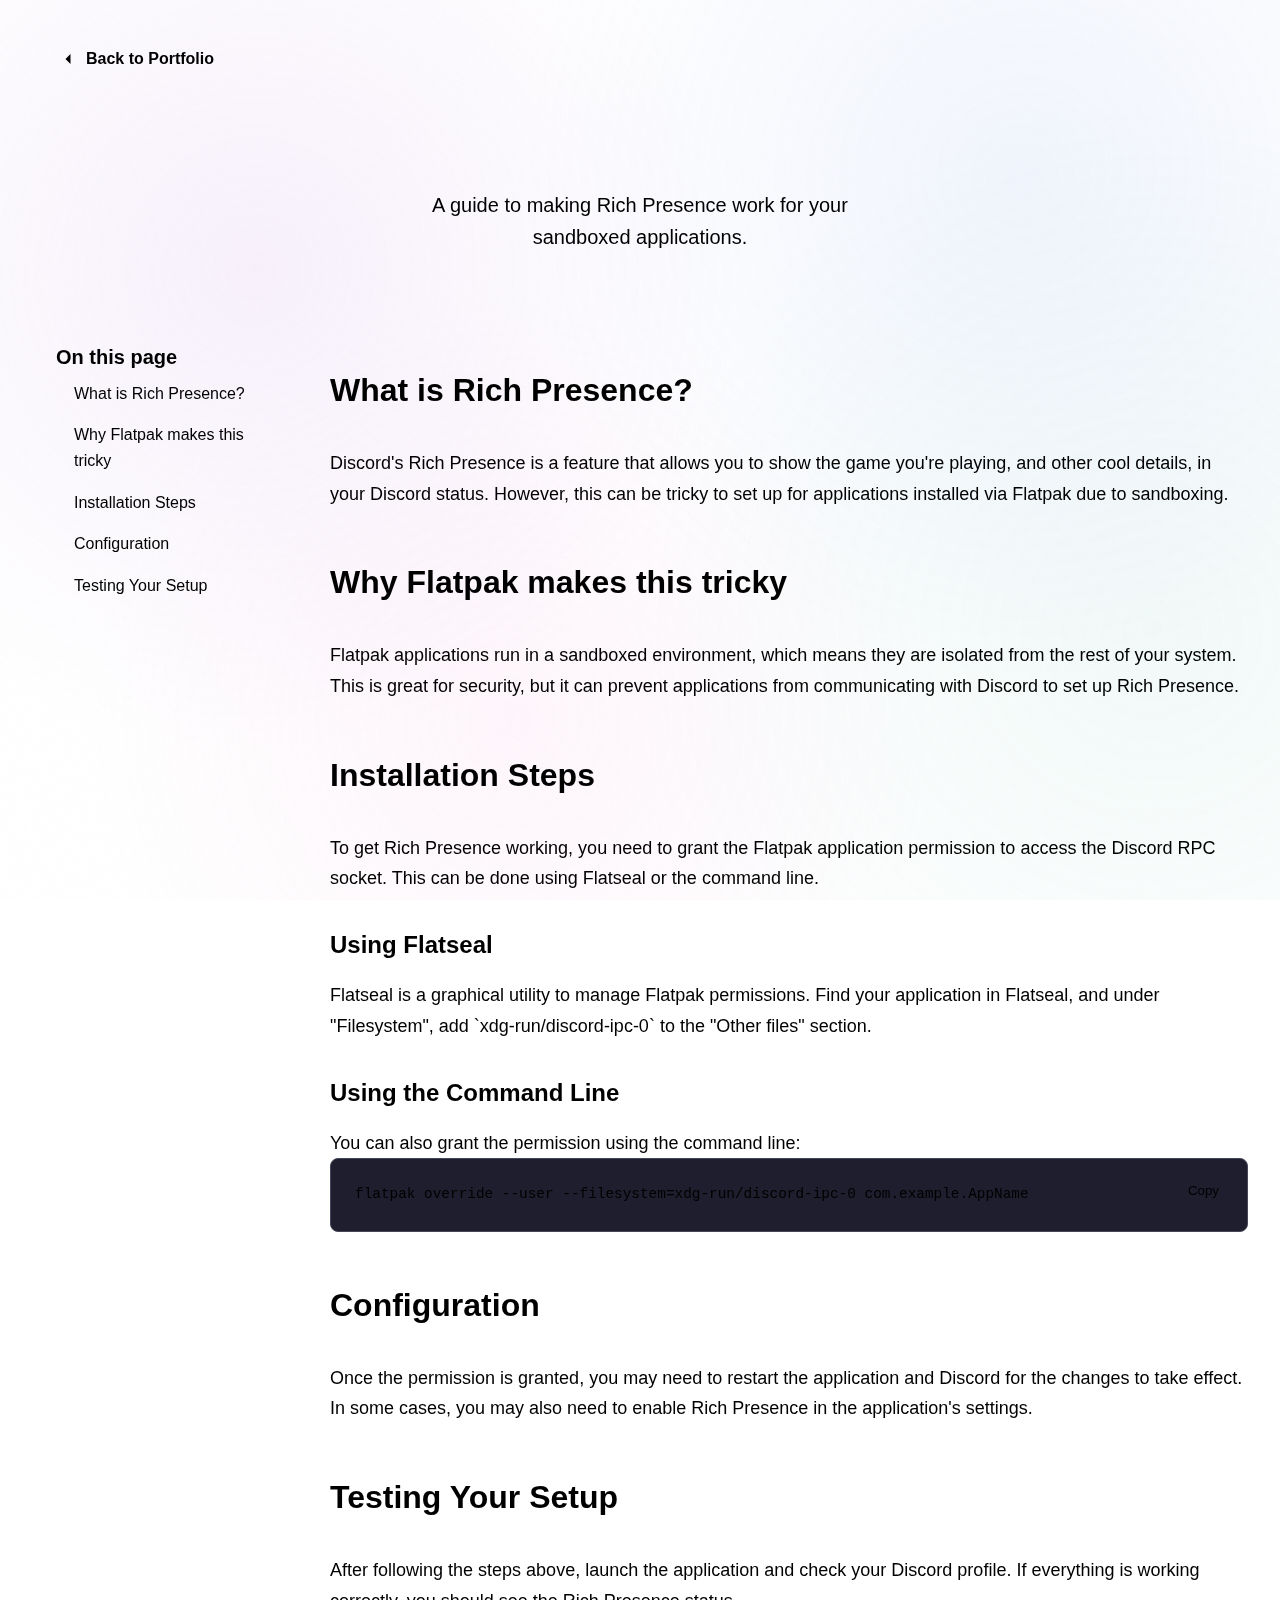
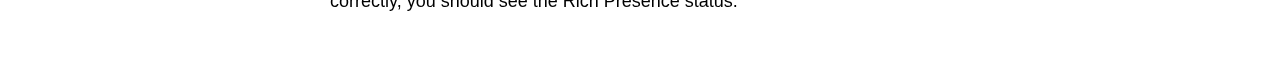
<file: niche/discord-rich-presence.html>
<!DOCTYPE html>
<html lang="en">
<head>
    <meta charset="UTF-8">
    <meta name="viewport" content="width=device-width, initial-scale=1.0">
    <title>Enabling Discord Rich Presence in Flatpak | h0tp-ftw</title>
    <link rel="stylesheet" href="../assets/styles.css">
    <link rel="stylesheet" href="assets/niche.css">
    <link rel="stylesheet" href="assets/guide.css">
</head>
<body data-theme="frappe">
    <!-- Back Button -->
    <div class="niche-back-nav">
        <a href="../index.html#niche-projects" class="back-btn">
            <svg width="20" height="20" viewBox="0 0 24 24" fill="currentColor">
                <path d="M15 18l-6-6 6-6"/>
            </svg>
            Back to Portfolio
        </a>
    </div>

    <!-- Main Content -->
    <div class="niche-container">
        <header class="niche-header">
            <h1>🎮 Enabling Discord Rich Presence in Flatpak</h1>
            <p class="niche-subtitle">A guide to making Rich Presence work for your sandboxed applications.</p>
        </header>

        <div class="guide-layout">
            <aside class="guide-sidebar">
                <nav class="guide-toc">
                    <h3>On this page</h3>
                    <ul>
                        <!-- TOC will be generated here -->
                    </ul>
                </nav>
            </aside>
            <main class="guide-content">
                <section>
                    <h2>What is Rich Presence?</h2>
                    <p>Discord's Rich Presence is a feature that allows you to show the game you're playing, and other cool details, in your Discord status. However, this can be tricky to set up for applications installed via Flatpak due to sandboxing.</p>
                </section>

                <section>
                    <h2>Why Flatpak makes this tricky</h2>
                    <p>Flatpak applications run in a sandboxed environment, which means they are isolated from the rest of your system. This is great for security, but it can prevent applications from communicating with Discord to set up Rich Presence.</p>
                </section>

                <section>
                    <h2>Installation Steps</h2>
                    <p>To get Rich Presence working, you need to grant the Flatpak application permission to access the Discord RPC socket. This can be done using Flatseal or the command line.</p>
                    <h3>Using Flatseal</h3>
                    <p>Flatseal is a graphical utility to manage Flatpak permissions. Find your application in Flatseal, and under "Filesystem", add `xdg-run/discord-ipc-0` to the "Other files" section.</p>
                    <h3>Using the Command Line</h3>
                    <p>You can also grant the permission using the command line:</p>
                    <pre><code>flatpak override --user --filesystem=xdg-run/discord-ipc-0 com.example.AppName</code></pre>
                </section>

                <section>
                    <h2>Configuration</h2>
                    <p>Once the permission is granted, you may need to restart the application and Discord for the changes to take effect. In some cases, you may also need to enable Rich Presence in the application's settings.</p>
                </section>

                <section>
                    <h2>Testing Your Setup</h2>
                    <p>After following the steps above, launch the application and check your Discord profile. If everything is working correctly, you should see the Rich Presence status.</p>
                </section>
            </main>
        </div>
    </div>

    <script src="assets/guide-utils.js"></script>
</body>
</html>
</file>
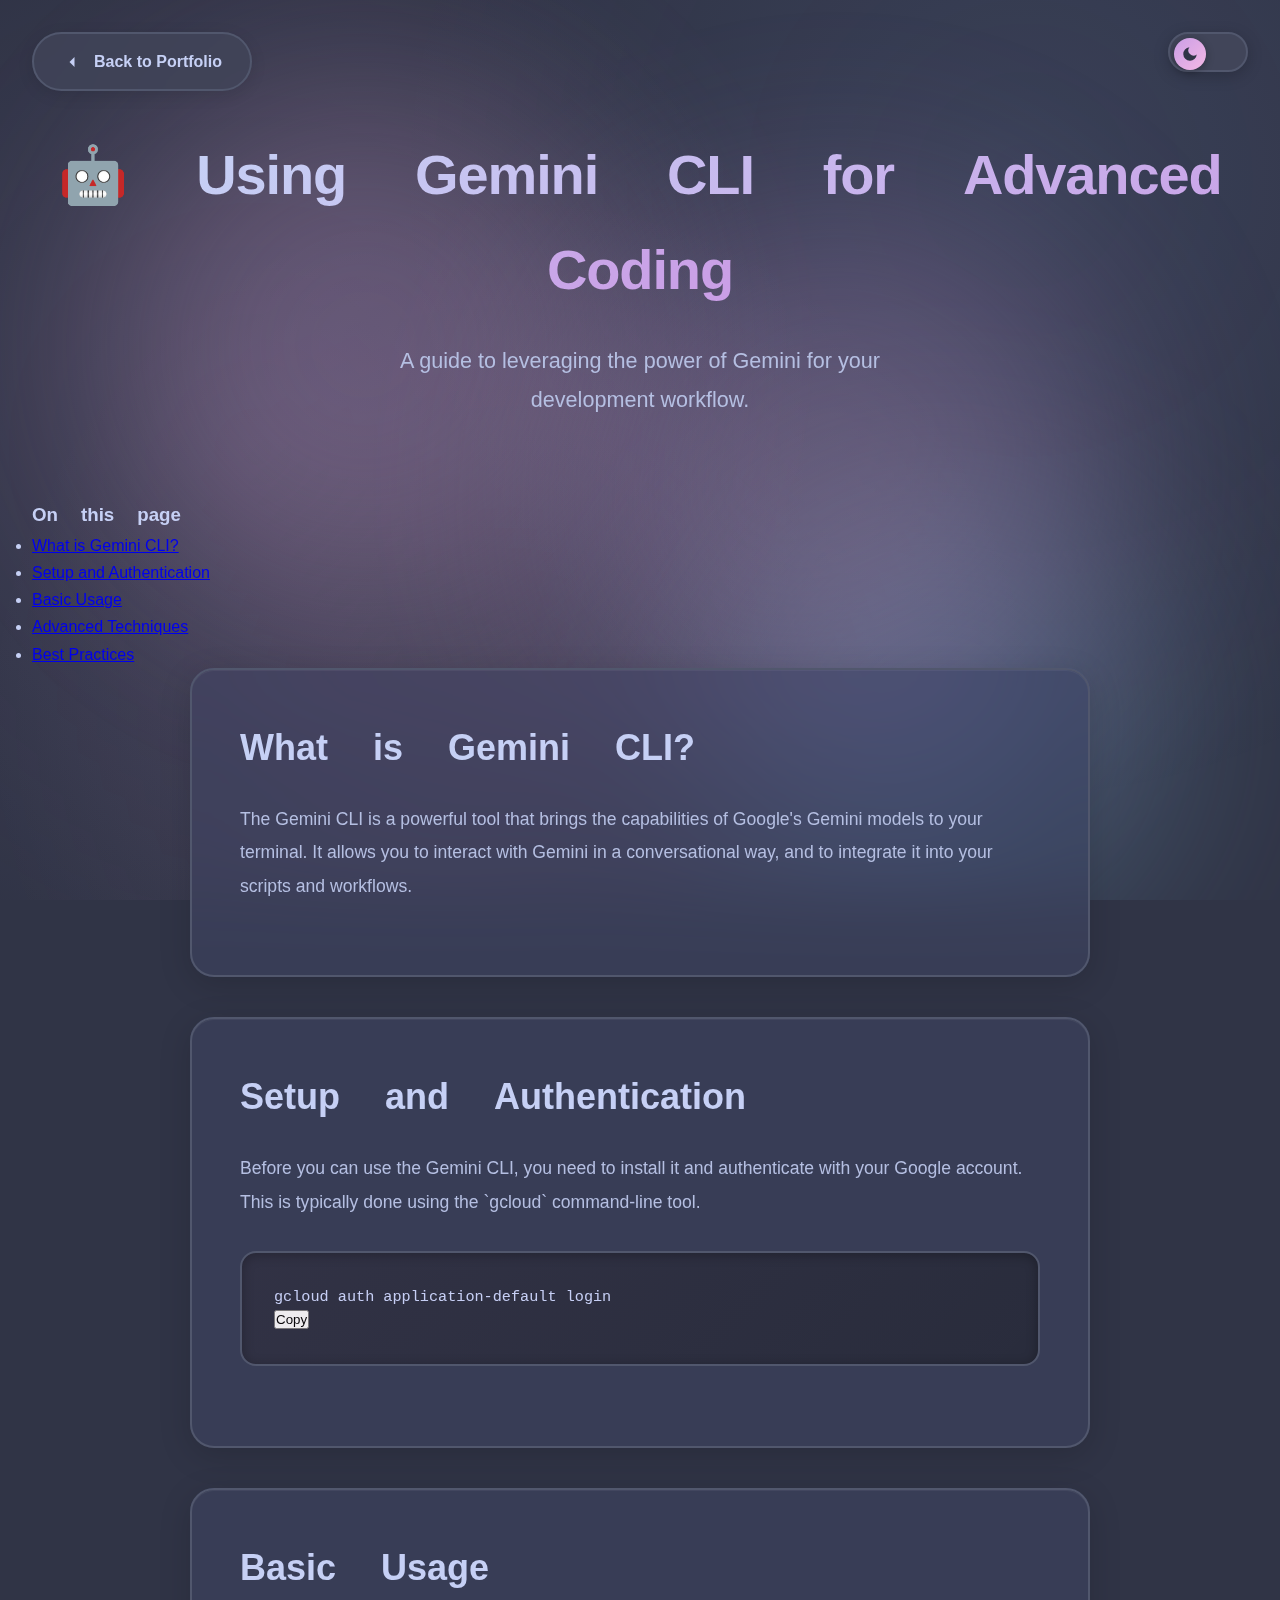
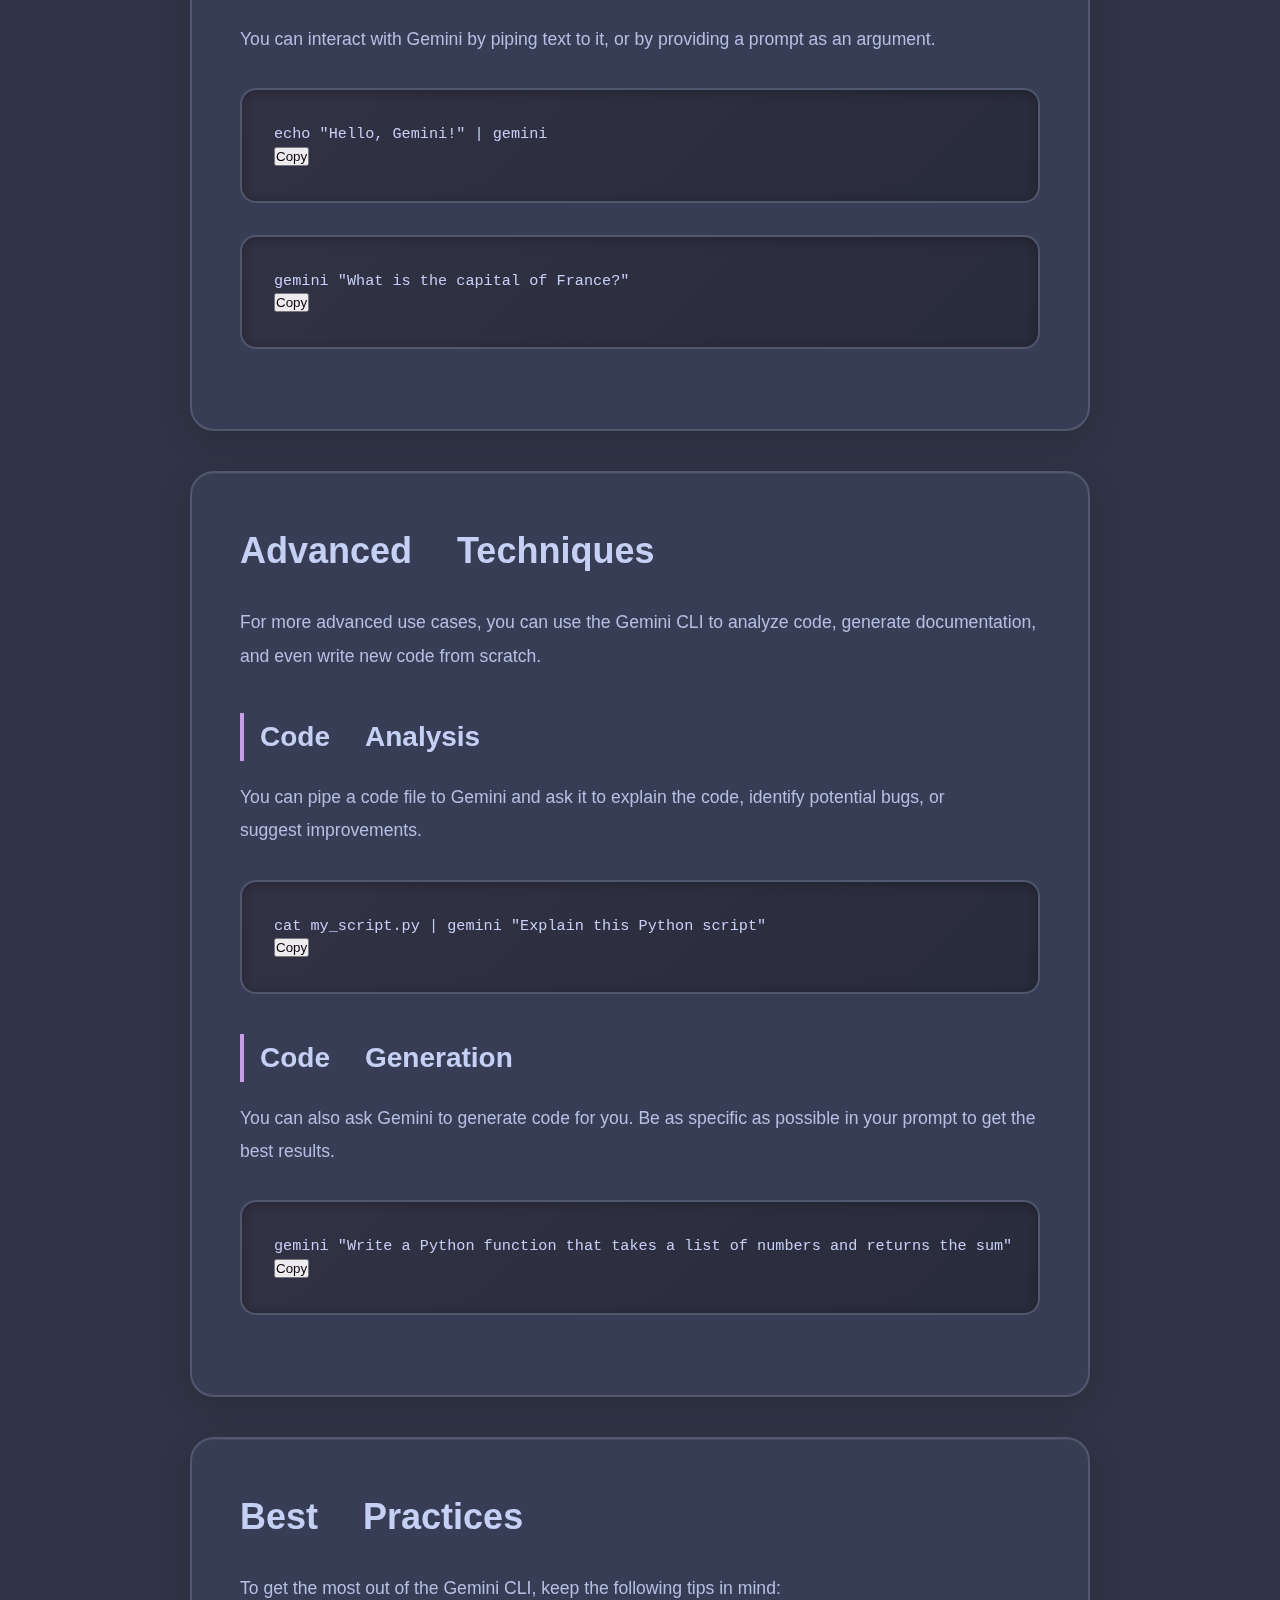
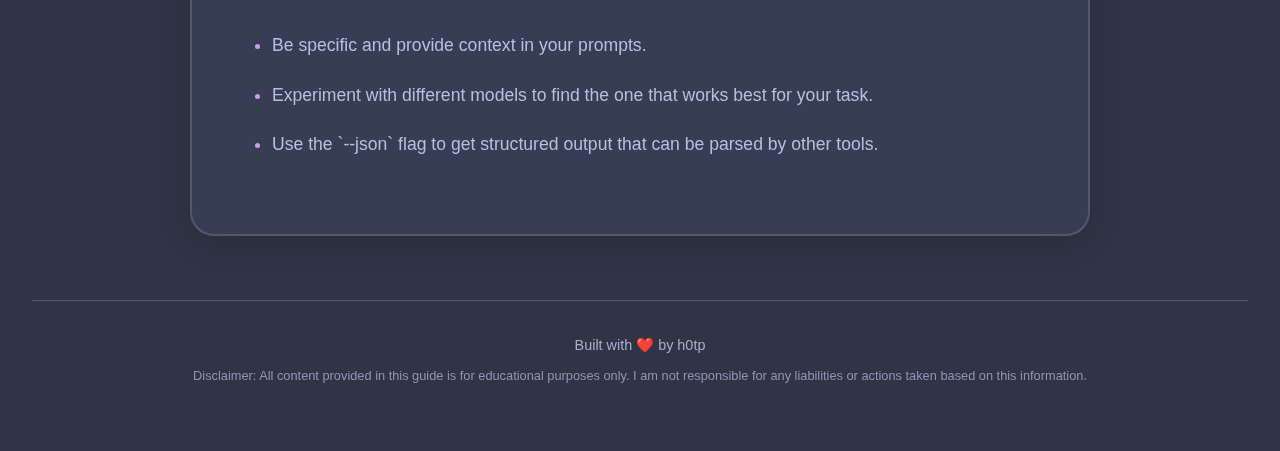
<file: niche/gemini-cli-advanced.html>
<!DOCTYPE html>
<html lang="en">

<head>
    <meta charset="UTF-8">
    <meta name="viewport" content="width=device-width, initial-scale=1.0">
    <title>Using Gemini CLI for Advanced Coding | h0tp-ftw</title>
    <link rel="stylesheet" href="assets/guide-breathtaking.css">
</head>

<body data-theme="frappe">
    <!-- Animated Background -->
    <div class="guide-animated-bg">
        <div class="gradient-orb orb-1"></div>
        <div class="gradient-orb orb-2"></div>
        <div class="gradient-orb orb-3"></div>
    </div>

    <!-- Theme Toggle -->
    <button class="guide-theme-toggle" id="guide-theme-toggle" aria-label="Toggle theme">
        <div class="guide-theme-slider">
            <svg class="guide-slider-icon moon-icon" width="18" height="18" viewBox="0 0 24 24" fill="currentColor">
                <path d="M21 12.79A9 9 0 1111.21 3 7 7 0 0021 12.79z" />
            </svg>
            <svg class="guide-slider-icon sun-icon" width="18" height="18" viewBox="0 0 24 24" fill="currentColor">
                <circle cx="12" cy="12" r="5" />
                <path
                    d="M12 1v2m0 18v2M23 12h-2M3 12H1m19.071-7.071l-1.414 1.414M5.343 18.657l-1.414 1.414m15.142 0l-1.414-1.414M5.343 5.343L3.929 3.929" />
            </svg>
        </div>
    </button>

    <!-- Back Button -->
    <div class="niche-back-nav">
        <a href="../index.html#niche-projects" class="back-btn">
            <svg width="20" height="20" viewBox="0 0 24 24" fill="currentColor">
                <path d="M15 18l-6-6 6-6" />
            </svg>
            Back to Portfolio
        </a>
    </div>

    <!-- Main Content -->
    <div class="niche-container">
        <header class="niche-header">
            <h1>🤖 <span class="gradient-text">Using Gemini CLI for Advanced Coding</span></h1>
            <p class="niche-subtitle">A guide to leveraging the power of Gemini for your development workflow.</p>
        </header>

        <div class="guide-layout">
            <aside class="guide-sidebar">
                <nav class="guide-toc">
                    <h3>On this page</h3>
                    <ul>
                        <!-- TOC will be generated here -->
                    </ul>
                </nav>
            </aside>
            <main class="guide-content">
                <section>
                    <h2>What is Gemini CLI?</h2>
                    <p>The Gemini CLI is a powerful tool that brings the capabilities of Google's Gemini models to your
                        terminal. It allows you to interact with Gemini in a conversational way, and to integrate it
                        into your scripts and workflows.</p>
                </section>

                <section>
                    <h2>Setup and Authentication</h2>
                    <p>Before you can use the Gemini CLI, you need to install it and authenticate with your Google
                        account. This is typically done using the `gcloud` command-line tool.</p>
                    <pre><code>gcloud auth application-default login</code></pre>
                </section>

                <section>
                    <h2>Basic Usage</h2>
                    <p>You can interact with Gemini by piping text to it, or by providing a prompt as an argument.</p>
                    <pre><code>echo "Hello, Gemini!" | gemini</code></pre>
                    <pre><code>gemini "What is the capital of France?"</code></pre>
                </section>

                <section>
                    <h2>Advanced Techniques</h2>
                    <p>For more advanced use cases, you can use the Gemini CLI to analyze code, generate documentation,
                        and even write new code from scratch.</p>
                    <h3>Code Analysis</h3>
                    <p>You can pipe a code file to Gemini and ask it to explain the code, identify potential bugs, or
                        suggest improvements.</p>
                    <pre><code>cat my_script.py | gemini "Explain this Python script"</code></pre>
                    <h3>Code Generation</h3>
                    <p>You can also ask Gemini to generate code for you. Be as specific as possible in your prompt to
                        get the best results.</p>
                    <pre><code>gemini "Write a Python function that takes a list of numbers and returns the sum"</code></pre>
                </section>

                <section>
                    <h2>Best Practices</h2>
                    <p>To get the most out of the Gemini CLI, keep the following tips in mind:</p>
                    <ul>
                        <li>Be specific and provide context in your prompts.</li>
                        <li>Experiment with different models to find the one that works best for your task.</li>
                        <li>Use the `--json` flag to get structured output that can be parsed by other tools.</li>
                    </ul>
                </section>
            </main>

            <footer style="margin-top: 4rem; padding-top: 2rem; border-top: 1px solid var(--ctp-surface1); text-align: center; color: var(--ctp-subtext0); font-size: 0.9rem;">
                <p>Built with ❤️ by h0tp</p>
                <p style="font-size: 0.8rem; margin-top: 0.5rem; opacity: 0.8;">
                    Disclaimer: All content provided in this guide is for educational purposes only. I am not responsible for any liabilities or actions taken based on this information.
                </p>
            </footer>
        </div>
    </div>

    <script src="assets/guide-utils.js"></script>
    <script>
        // Theme toggle functionality
        const themeToggle = document.getElementById('guide-theme-toggle');
        const html = document.documentElement;

        const savedTheme = localStorage.getItem('theme') || 'frappe';
        html.setAttribute('data-theme', savedTheme);

        function updateTogglePosition() {
            const currentTheme = html.getAttribute('data-theme');
            const slider = document.querySelector('.guide-theme-slider');
            if (slider) {
                slider.classList.toggle('light-mode', currentTheme === 'latte');
            }
        }

        updateTogglePosition();

        themeToggle.addEventListener('click', () => {
            const currentTheme = html.getAttribute('data-theme');
            const newTheme = currentTheme === 'frappe' ? 'latte' : 'frappe';

            html.setAttribute('data-theme', newTheme);
            localStorage.setItem('theme', newTheme);
            updateTogglePosition();
        });
    </script>
</body>

</html>
</file>
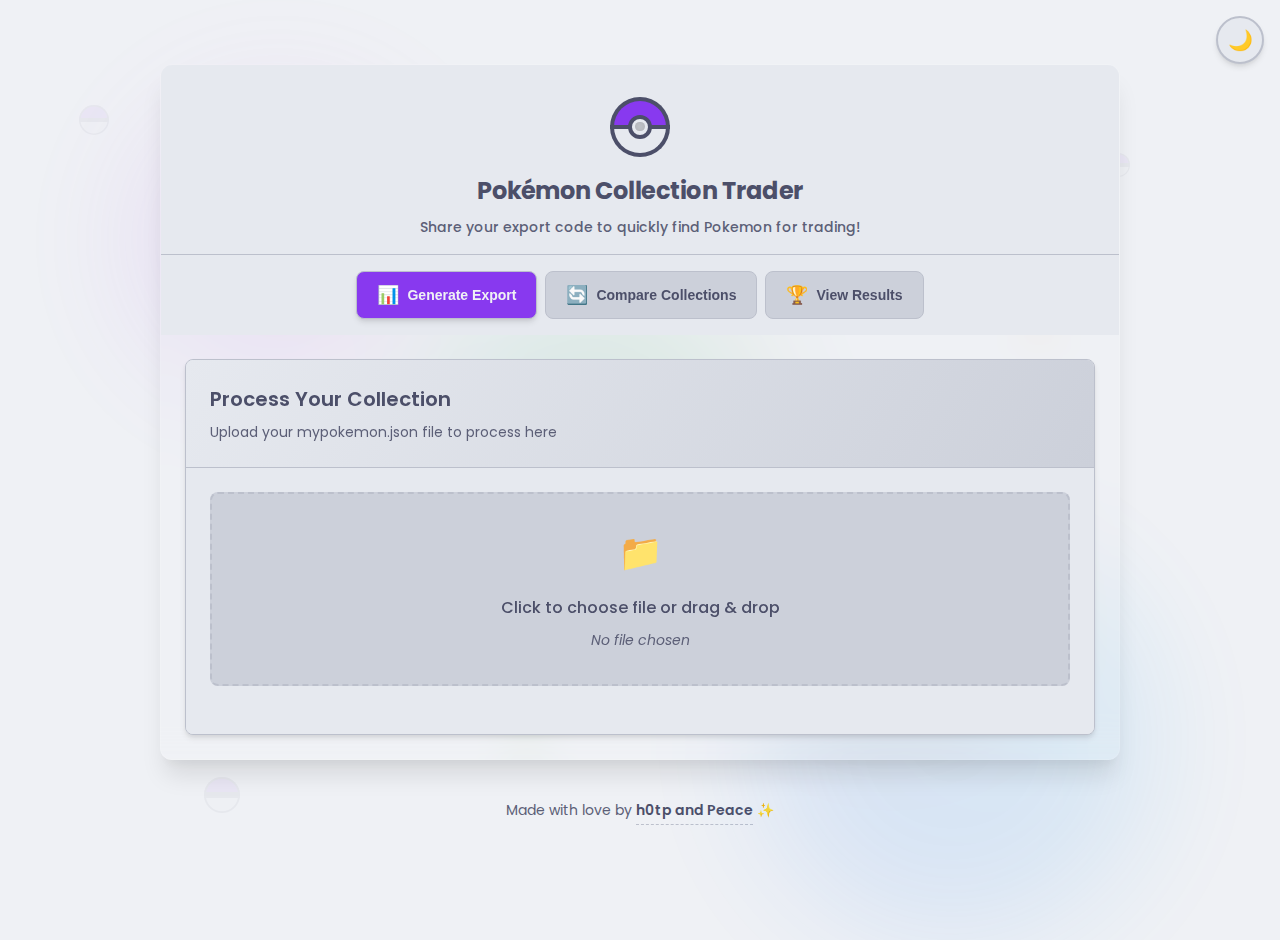
<file: niche/pokemon-trading-tool.html>
<!DOCTYPE html>
<html lang="en" data-theme="light">
<head>
  <meta charset="UTF-8">
  <title>Pokémon Collection Trader</title>
  <meta name="viewport" content="width=device-width, initial-scale=1.0">
  <link rel="stylesheet" href="assets/pokemon-trading-tool.css">
  <link rel="preconnect" href="https://fonts.googleapis.com">
  <link rel="preconnect" href="https://fonts.gstatic.com" crossorigin>
  <link href="https://fonts.googleapis.com/css2?family=Poppins:wght@300;400;500;600;700&family=Press+Start+2P&display=swap" rel="stylesheet">

  <!-- 1. Open Graph Meta Tags for Discord, Facebook, LinkedIn, etc. -->
  <meta property="og:type"        content="website">
  <meta property="og:title"       content="Pokémon Collection Trader">
  <meta property="og:description" content="Upload your Pokémon collection and instantly see duplicates, missing Pokémon, and trading opportunities!">
  <meta property="og:url"         content="https://h0tp-ftw.github.io/pokemon-trading-tool/">
  <meta property="og:image"       content="https://h0tp-ftw.github.io/pokemon-trading-tool/social-preview.png">

  <!-- 2. Twitter Card Meta Tags -->
  <meta name="twitter:card"        content="summary_large_image">
  <meta name="twitter:title"       content="Pokémon Collection Trader">
  <meta name="twitter:description" content="Upload your Pokémon collection and instantly see duplicates, missing Pokémon, and trading opportunities!">
  <meta name="twitter:image"       content="https://h0tp-ftw.github.io/pokemon-trading-tool/social-preview.png">

</head>
<body>
  <!-- Enhanced Animated Background -->
  <div class="background-layers">
    <!-- Color Gradient Layer -->
    <div class="gradient-background">
      <div class="gradient-orb orb-1"></div>
      <div class="gradient-orb orb-2"></div>
      <div class="gradient-orb orb-3"></div>
      <div class="gradient-orb orb-4"></div>
      <div class="gradient-orb orb-5"></div>
    </div>
    
    <!-- Hidden Pokémon Silhouettes -->
    <div class="pokemon-silhouettes">
      <div class="pokemon-silhouette pikachu-silhouette"></div>
      <div class="pokemon-silhouette charizard-silhouette"></div>
      <div class="pokemon-silhouette blastoise-silhouette"></div>
      <div class="pokemon-silhouette venusaur-silhouette"></div>
      <div class="pokemon-silhouette mew-silhouette"></div>
      <div class="pokemon-silhouette eevee-silhouette"></div>
    </div>
    
    <!-- Floating Elements -->
    <div class="floating-elements">
      <div class="pokeball-float pokeball-1"></div>
      <div class="pokeball-float pokeball-2"></div>
      <div class="pokeball-float pokeball-3"></div>
      <div class="pokeball-float pokeball-4"></div>
      <div class="pokeball-float pokeball-5"></div>
      <div class="pokeball-float pokeball-6"></div>
    </div>
    
    <!-- Type Particles -->
    <div class="type-particles">
      <div class="type-particle fire-particle"></div>
      <div class="type-particle water-particle"></div>
      <div class="type-particle grass-particle"></div>
      <div class="type-particle electric-particle"></div>
      <div class="type-particle psychic-particle"></div>
      <div class="type-particle dragon-particle"></div>
      <div class="type-particle fairy-particle"></div>
      <div class="type-particle ghost-particle"></div>
    </div>
    
    <!-- Subtle Pattern Overlay -->
    <div class="pattern-overlay"></div>
  </div>

  <!-- Theme Toggle Button -->
  <button id="themeToggle" class="theme-toggle" aria-label="Toggle light/dark mode">
    <span class="theme-icon">🌙</span>
  </button>

  <div class="container">
    <header class="header">
      <div class="pokeball-container">
        <div class="pokeball">
          <div class="pokeball-top"></div>
          <div class="pokeball-middle"></div>
          <div class="pokeball-bottom"></div>
          <div class="pokeball-center">
            <div class="pokeball-inner"></div>
          </div>
        </div>
      </div>
      <h1 class="title">Pokémon Collection Trader</h1>
      <p class="subtitle">Share your export code to quickly find Pokemon for trading!</p>
    </header>

    <!-- Tab Navigation -->
    <nav class="tab-nav">
      <button class="tab-btn active" data-tab="generate">
        <span class="tab-icon">📊</span>
        Generate Export
      </button>
      <button class="tab-btn" data-tab="compare">
        <span class="tab-icon">🔄</span>
        Compare Collections
      </button>
      <button class="tab-btn" data-tab="results">
        <span class="tab-icon">🏆</span>
        View Results
      </button>
    </nav>

    <!-- Tab Content -->
    <main class="tab-content">
      <!-- Generate Export Tab -->
      <section id="generate-tab" class="tab-pane active">
        <div class="glass-card">
          <div class="card-header">
            <h2>Process Your Collection</h2>
            <p>Upload your mypokemon.json file to process here</p>
          </div>
          <div class="card-body">
            <div class="file-upload-zone">
              <input type="file" id="fileInput" accept=".json" class="file-input"/>
              <div class="upload-area" id="uploadArea">
                <div class="upload-icon">📁</div>
                <p class="upload-text">Click to choose file or drag & drop</p>
                <span id="fileName" class="file-name">No file chosen</span>
              </div>
            </div>
            
            <div id="processingResults" class="processing-results hidden">
              <div class="stats-grid">
                <div class="stat-card total">
                  <div class="stat-icon">🎯</div>
                  <div class="stat-content">
                    <h3>Total Pokémon</h3>
                    <span id="totalCount" class="stat-number">0</span>
                  </div>
                </div>
                <div class="stat-card duplicates">
                  <div class="stat-icon">👥</div>
                  <div class="stat-content">
                    <h3>Duplicates</h3>
                    <span id="duplicatesCount" class="stat-number">0</span>
                  </div>
                </div>
                <div class="stat-card missing">
                  <div class="stat-icon">🔍</div>
                  <div class="stat-content">
                    <h3>Missing</h3>
                    <span id="missingCount" class="stat-number">0</span>
                  </div>
                </div>
              </div>

              <div class="export-section">
                <div class="export-card">
                  <h3>🚀 Combined Export</h3>
                  <p>Share this compact code with your trading partner</p>
                  <div class="export-options">
                    <label class="checkbox-label">
                      <input type="checkbox" id="compactMode" checked>
                      <span class="checkmark"></span>
                      Compact format (recommended)
                    </label>
                  </div>
                  <textarea id="combinedExport" class="export-textarea" readonly></textarea>
                  <div class="button-group">
                    <button id="copyCombined" class="btn btn-primary">
                      <span class="btn-icon">📋</span>
                      Copy to Clipboard
                    </button>
                    <button id="downloadCombined" class="btn btn-secondary">
                      <span class="btn-icon">⬇️</span>
                      Download File
                    </button>
                  </div>
                </div>
              </div>
            </div>
          </div>
        </div>
      </section>

      <!-- Compare Collections Tab -->
      <section id="compare-tab" class="tab-pane">
        <div class="glass-card">
          <div class="card-header">
            <h2>Import & Compare</h2>
            <p>Paste your export and your partner's export to find opportunities</p>
          </div>
          <div class="card-body">
            <div class="comparison-grid">
              <div class="import-section">
                <h3>🟢 Your Export</h3>
                <div class="form-group">
                  <label class="form-label">Your Combined Export</label>
                  <textarea id="yourCombined" class="form-control" placeholder="Paste your export here..."></textarea>
                </div>
              </div>
              <div class="import-section">
                <h3>🔵 Partner's Export</h3>
                <div class="form-group">
                  <label class="form-label">Partner's Combined Export</label>
                  <textarea id="partnerCombined" class="form-control" placeholder="Paste partner's export here..."></textarea>
                </div>
              </div>
            </div>

            <div class="comparison-actions">
              <button id="analyzeComparison" class="btn btn-primary btn-lg">
                <span class="btn-icon">🔬</span>
                Analyze Trading Opportunities
              </button>
              <button id="clearComparison" class="btn btn-outline">
                <span class="btn-icon">🗑️</span>
                Clear All Fields
              </button>
            </div>
          </div>
        </div>
      </section>

      <!-- Results Tab -->
      <section id="results-tab" class="tab-pane">
        <div class="glass-card">
          <div class="card-header">
            <h2>Trading Opportunities</h2>
            <p>Potential trades organized by generation</p>
          </div>
          <div class="card-body">
            <!-- Results Controls -->
            <div class="results-controls">
              <div class="view-toggle">
                <button id="viewOffers" class="view-btn active">You Can Offer</button>
                <button id="viewWants" class="view-btn">You Want</button>
              </div>
              <div class="display-options">
                <label class="checkbox-label">
                  <input type="checkbox" id="useGifs" checked>
                  <span class="checkmark"></span>
                  Use animated sprites
                </label>
                <label class="checkbox-label">
                  <input type="checkbox" id="expandAll">
                  <span class="checkmark"></span>
                  Expand all generations
                </label>
              </div>
            </div>

            <div id="resultsContent" class="results-content">
              <div class="empty-state">
                <div class="empty-icon">💫</div>
                <p>No comparison results yet. Use the "Compare Collections" tab to analyze trading opportunities.</p>
              </div>
            </div>
          </div>
        </div>
      </section>
    </main>
  </div>

  <footer class="footer">
    <p>Made with love by <span id="creatorName" class="creator-name">h0tp and Peace</span> ✨</p>
  </footer>

  <!-- Loading Animation -->
  <div id="loadingOverlay" class="loading-overlay hidden">
    <div class="loading-spinner">
      <div class="pokeball-spinner">
        <div class="pokeball-top"></div>
        <div class="pokeball-bottom"></div>
        <div class="pokeball-center"></div>
      </div>
      <p>Processing your collection...</p>
    </div>
  </div>

  <!-- Success Toast -->
  <div id="toast" class="toast hidden">
    <span id="toastMessage"></span>
  </div>

  <script src="assets/pokemon-trading-tool.js"></script>
</body>
</html>
</file>
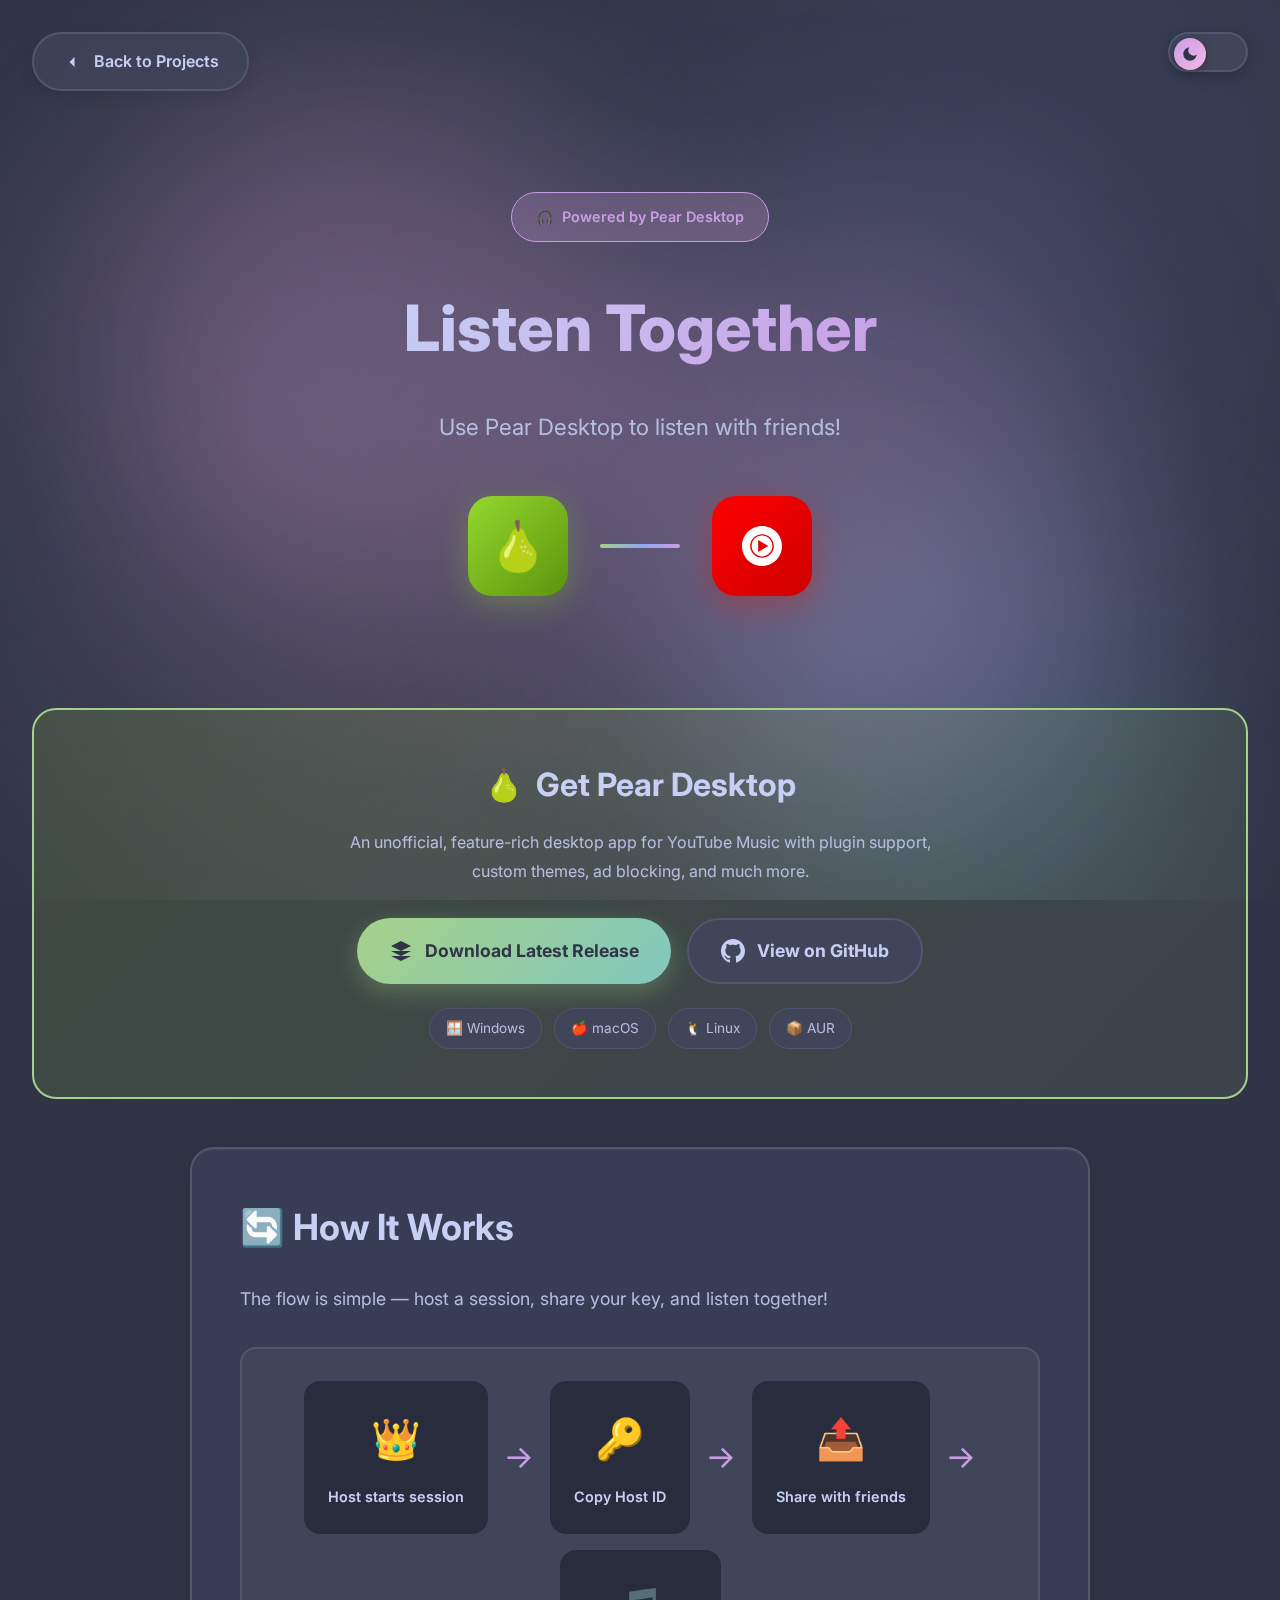
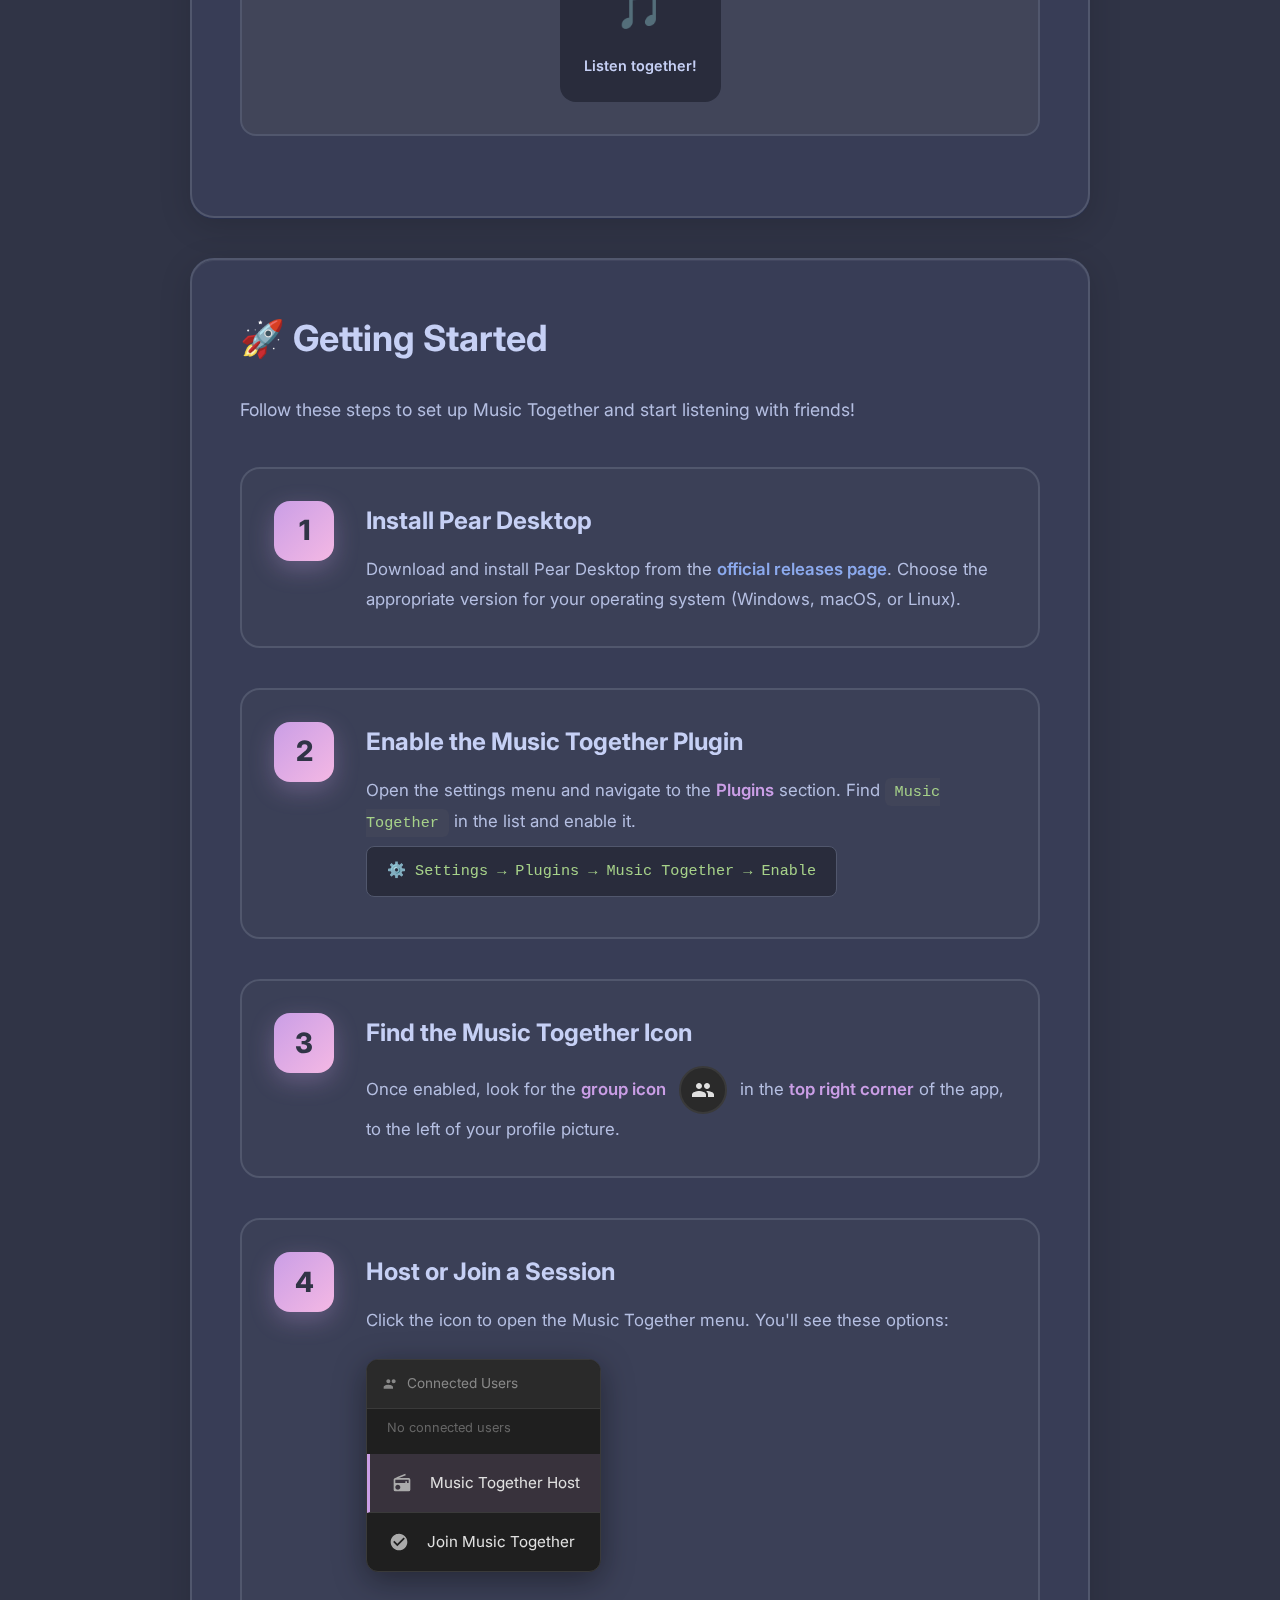
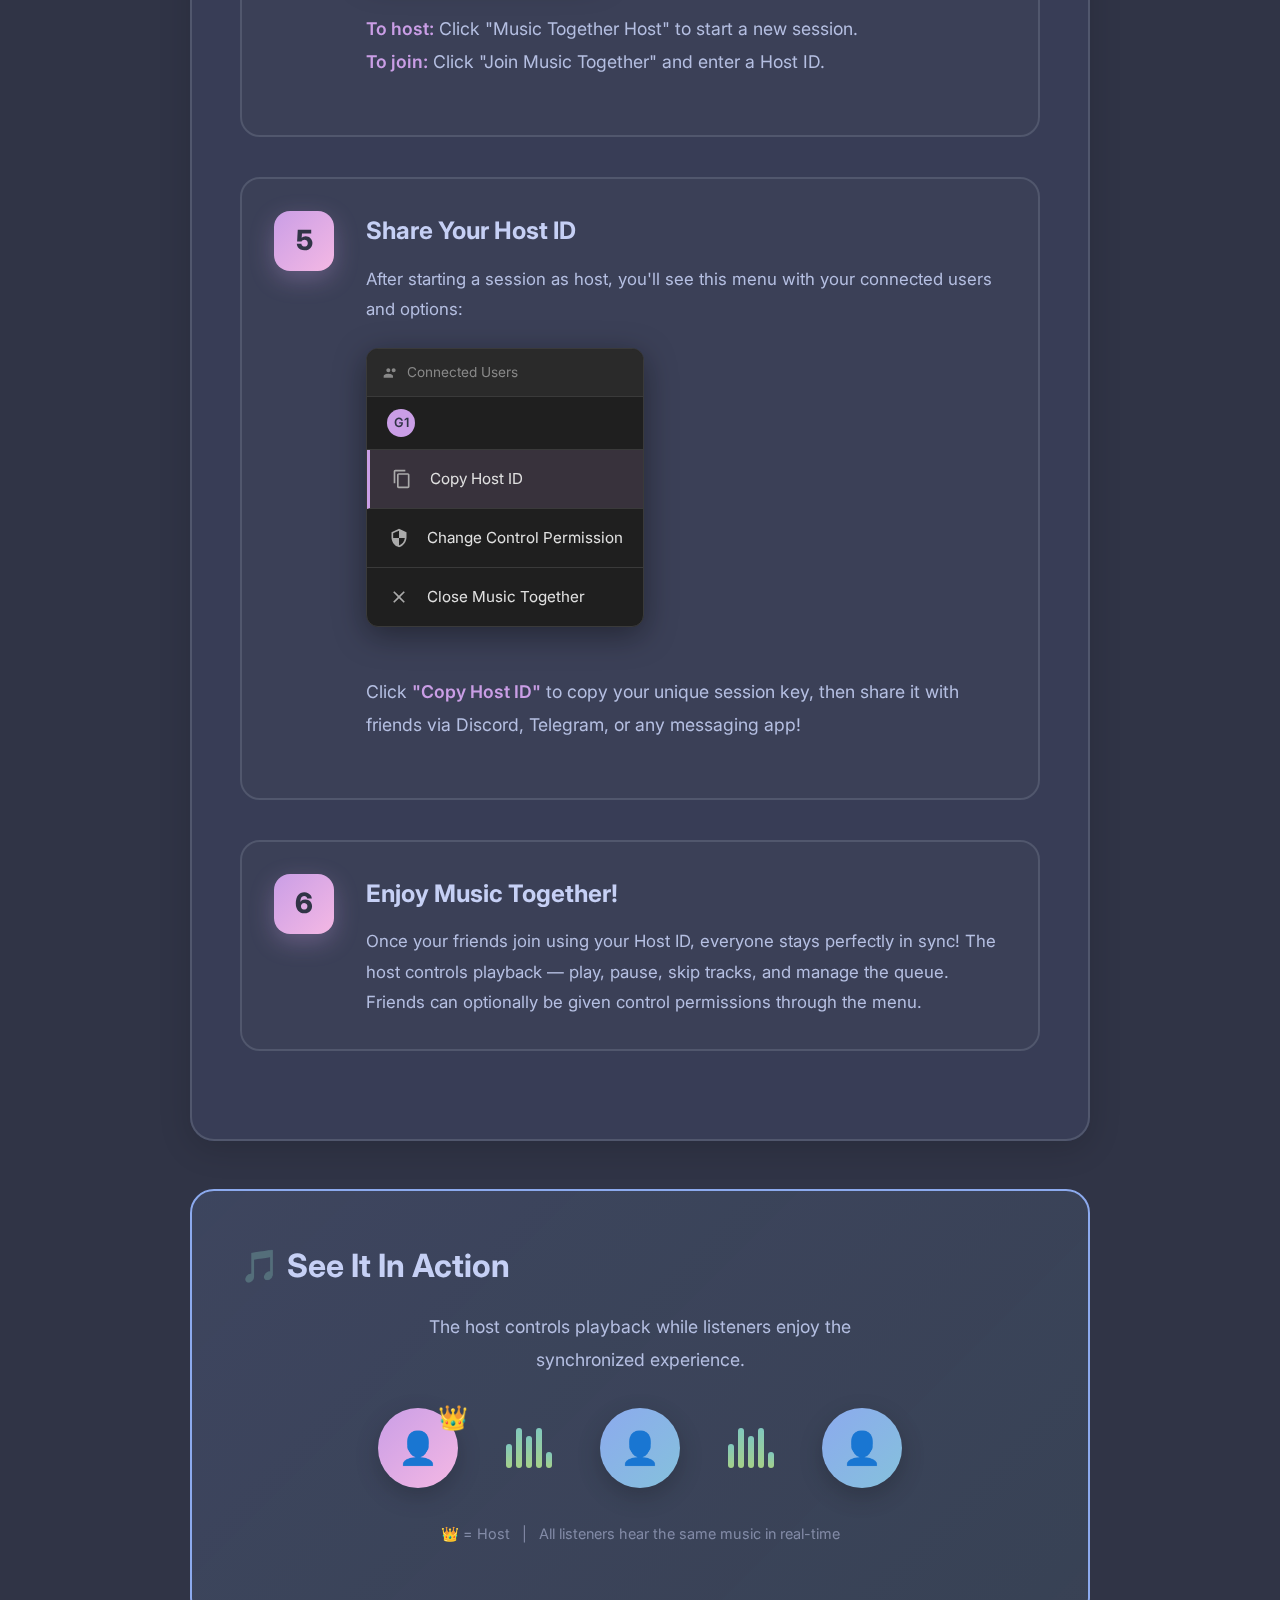
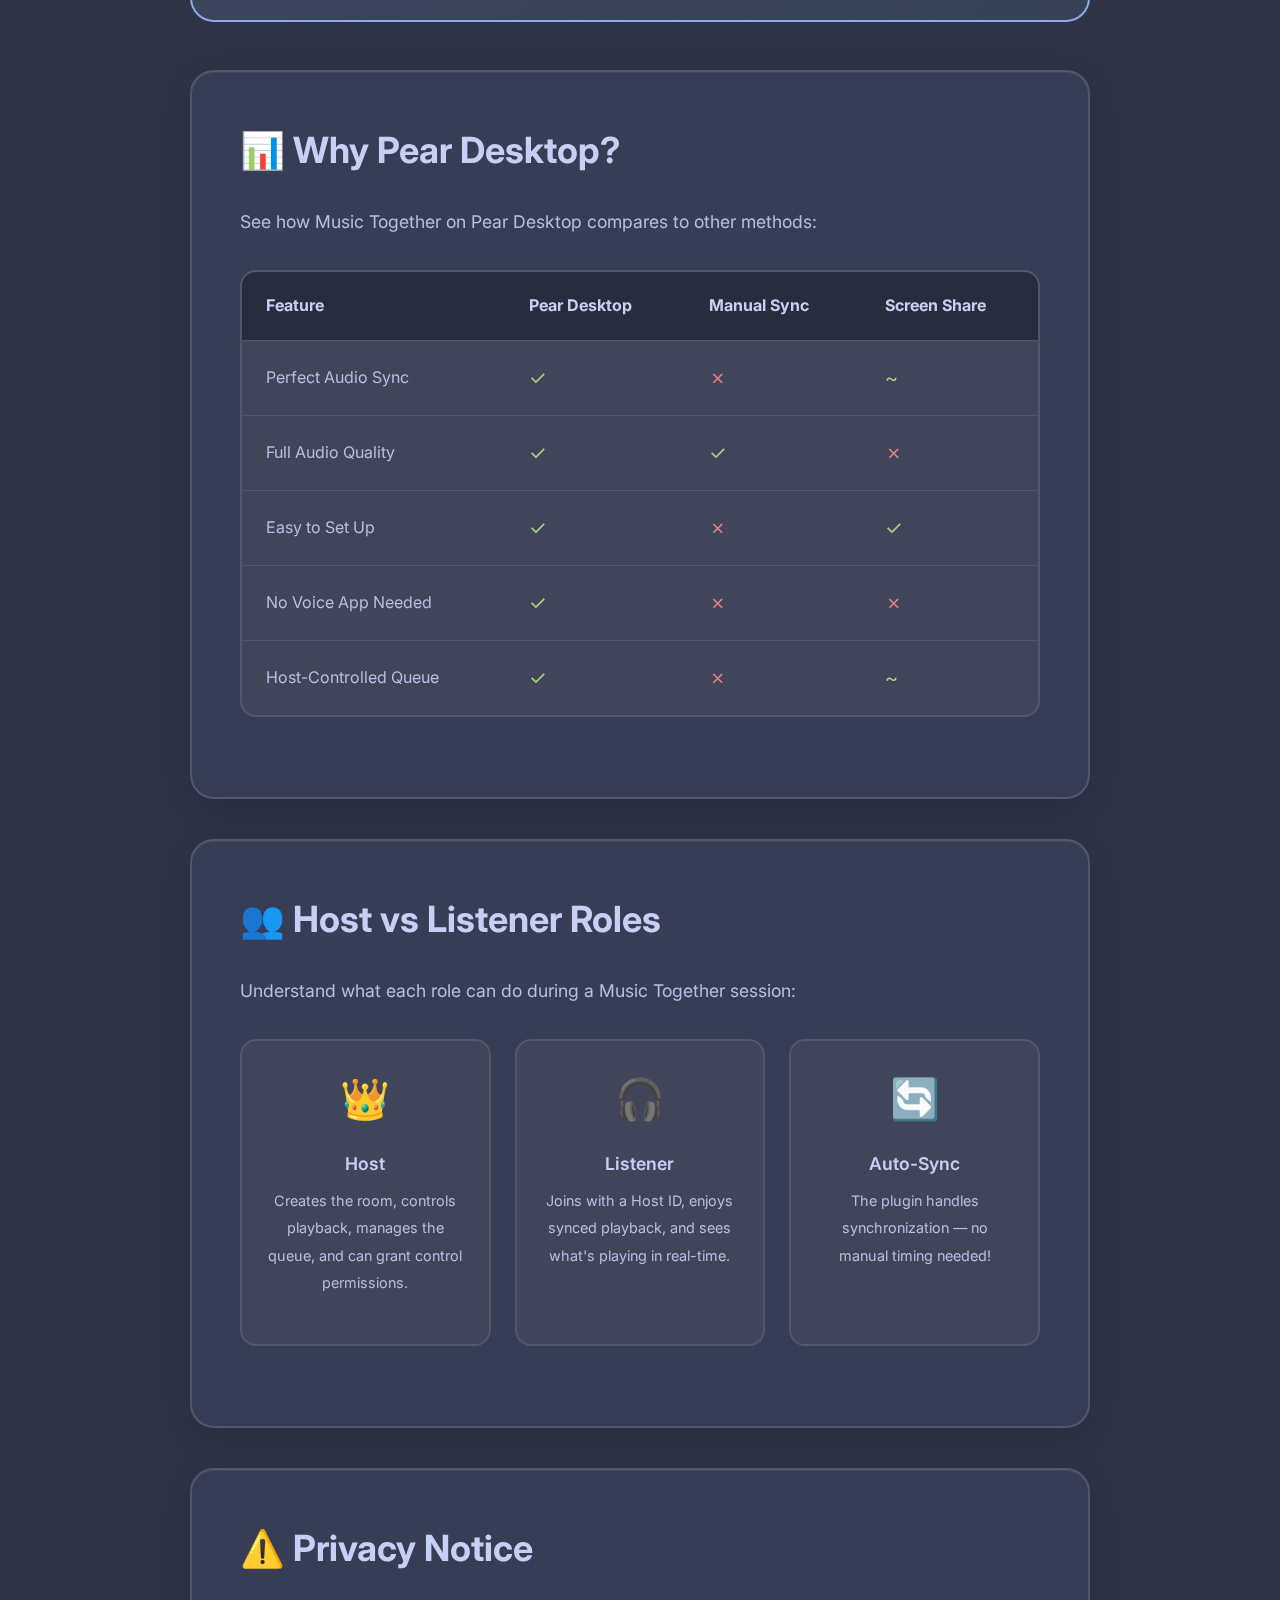
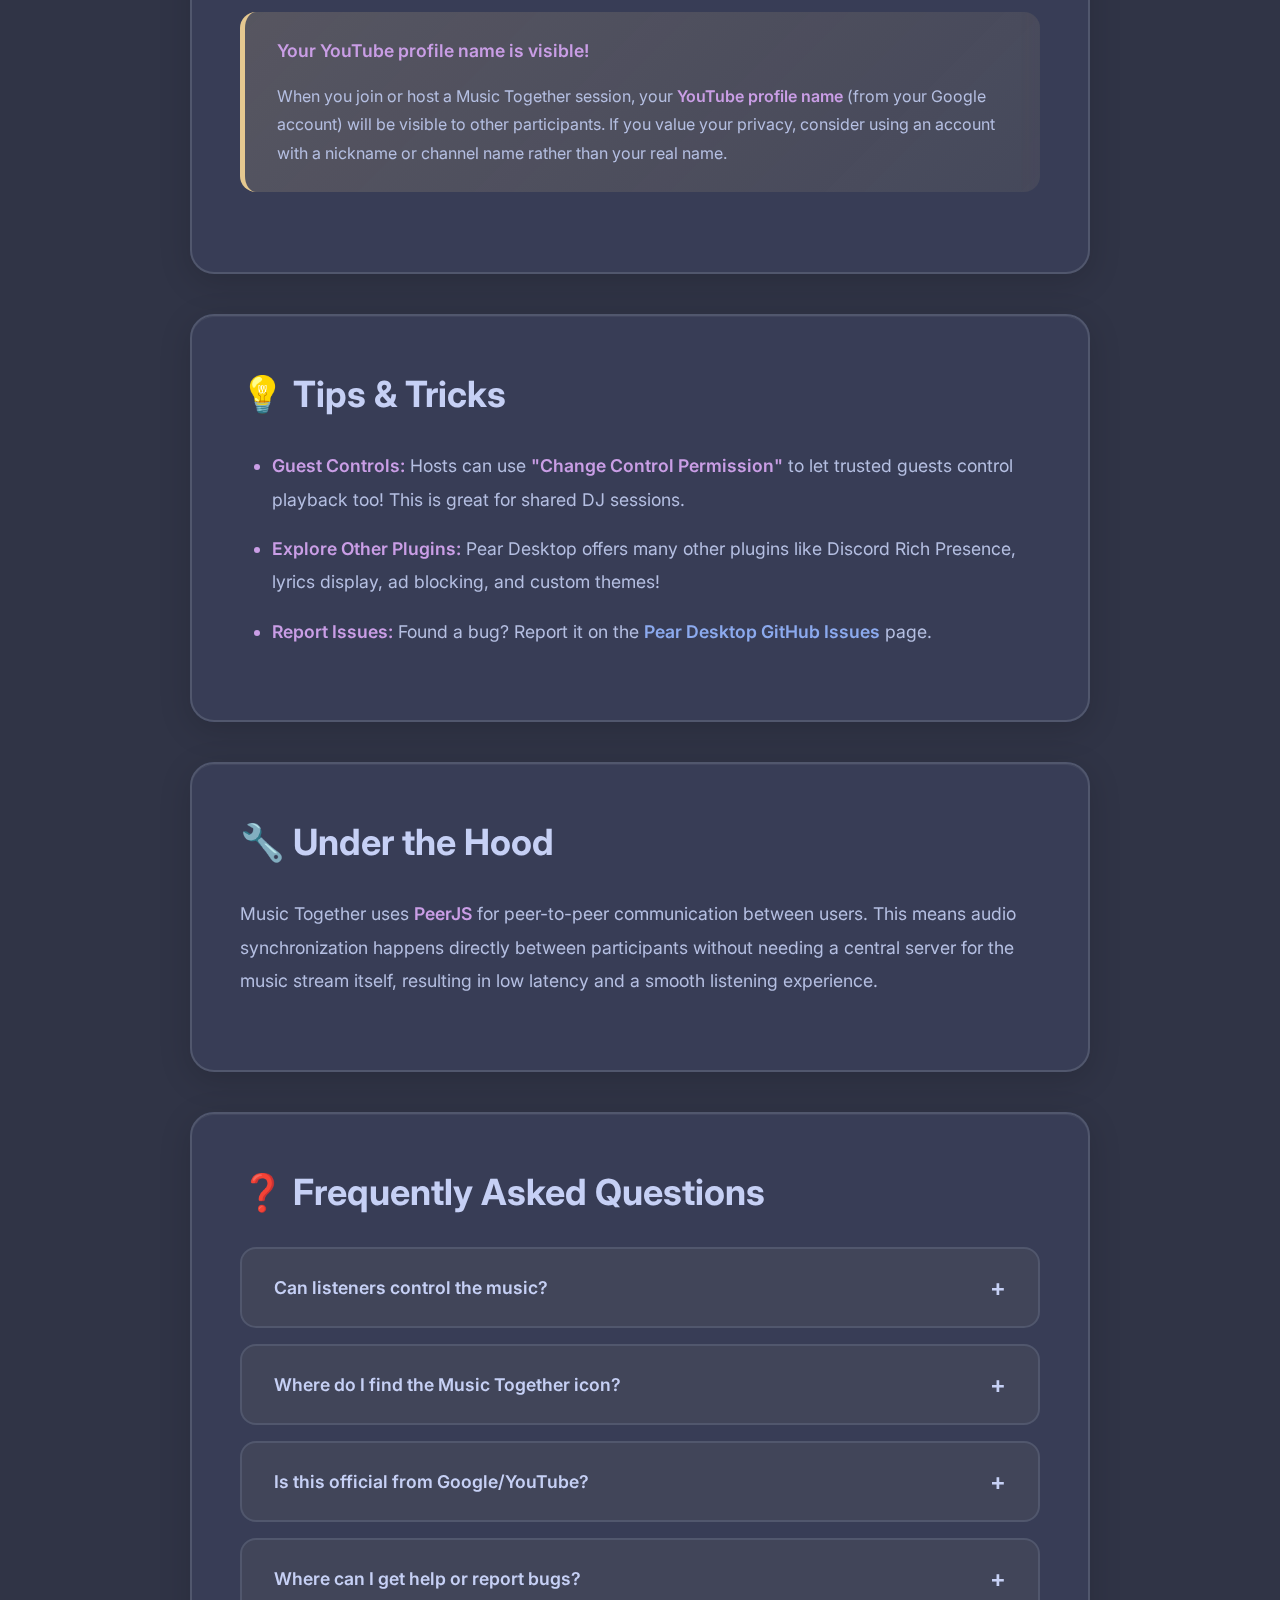
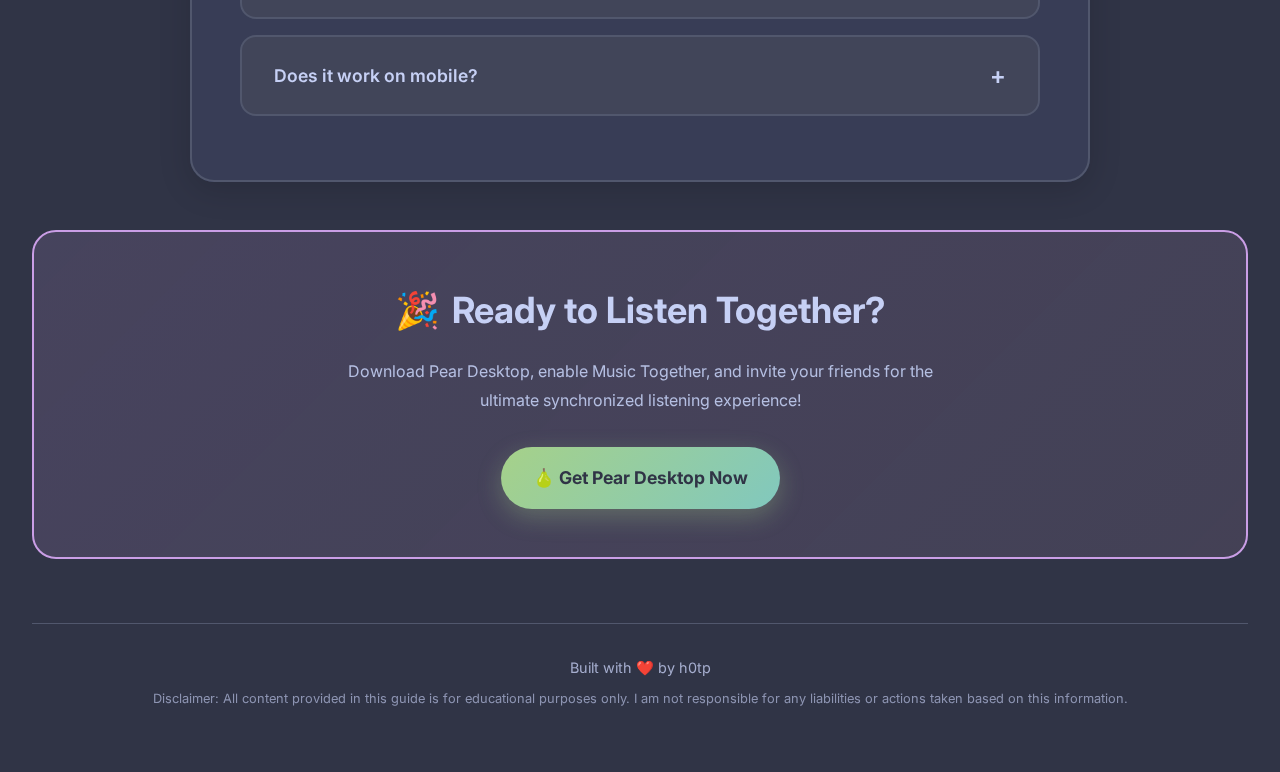
<file: niche/youtube-music-together.html>
<!DOCTYPE html>
<html lang="en">

<head>
    <meta charset="UTF-8">
    <meta name="viewport" content="width=device-width, initial-scale=1.0">
    <title>YouTube Music Together with Pear Desktop | h0tp-ftw</title>
    <meta name="description" content="Listen to YouTube Music with friends in real-time using Pear Desktop's Music Together addon. Complete setup guide.">
    <link rel="stylesheet" href="assets/guide-breathtaking.css">
    <link rel="preconnect" href="https://fonts.googleapis.com">
    <link rel="preconnect" href="https://fonts.gstatic.com" crossorigin>
    <link href="https://fonts.googleapis.com/css2?family=Inter:wght@400;500;600;700;800&display=swap" rel="stylesheet">
    <style>
        /* ============================================
           MUSIC TOGETHER SPECIFIC STYLES
           ============================================ */

        /* Hero Section */
        .hero-section {
            text-align: center;
            padding: 4rem 2rem;
            margin-bottom: 3rem;
            position: relative;
        }

        .hero-badge {
            display: inline-flex;
            align-items: center;
            gap: 0.5rem;
            padding: 0.75rem 1.5rem;
            background: linear-gradient(135deg, rgba(202, 158, 230, 0.2), rgba(244, 184, 228, 0.2));
            border: 1px solid var(--ctp-mauve);
            border-radius: 50px;
            font-size: 0.9rem;
            font-weight: 600;
            color: var(--ctp-mauve);
            margin-bottom: 2rem;
            animation: pulse-glow 3s ease-in-out infinite;
        }

        @keyframes pulse-glow {
            0%, 100% { box-shadow: 0 0 10px rgba(202, 158, 230, 0.3); }
            50% { box-shadow: 0 0 25px rgba(202, 158, 230, 0.5); }
        }

        .hero-title {
            font-size: 4rem;
            font-weight: 800;
            margin-bottom: 1.5rem;
            color: var(--ctp-text);
        }

        .hero-title .gradient-text,
        .hero-title.gradient-text {
            display: inline;
            background: linear-gradient(135deg, var(--ctp-text), var(--ctp-mauve), var(--ctp-pink), var(--ctp-blue));
            background-size: 300% 300%;
            -webkit-background-clip: text;
            -webkit-text-fill-color: transparent;
            background-clip: text;
            animation: gradient-flow 6s ease infinite;
        }

        @keyframes gradient-flow {
            0%, 100% { background-position: 0% 50%; }
            50% { background-position: 100% 50%; }
        }

        .hero-subtitle {
            font-size: 1.4rem;
            color: var(--ctp-subtext1);
            max-width: 700px;
            margin: 0 auto 2.5rem;
            line-height: 1.8;
        }

        /* App Showcase */
        .app-showcase {
            display: flex;
            justify-content: center;
            align-items: center;
            gap: 2rem;
            margin-top: 3rem;
            flex-wrap: wrap;
        }

        .app-icon {
            width: 100px;
            height: 100px;
            border-radius: 24px;
            display: flex;
            align-items: center;
            justify-content: center;
            font-size: 3rem;
            transition: all 0.4s ease;
            position: relative;
            cursor: default;
        }

        .app-icon.pear {
            background: linear-gradient(135deg, #94d82d, #5c940d);
            box-shadow: 0 8px 32px rgba(148, 216, 45, 0.3);
        }

        .app-icon.youtube-music {
            background: linear-gradient(135deg, #ff0000, #cc0000);
            box-shadow: 0 8px 32px rgba(255, 0, 0, 0.3);
        }

        .app-icon:hover {
            transform: translateY(-8px) scale(1.1);
        }

        .connection-line {
            width: 80px;
            height: 4px;
            background: linear-gradient(90deg, var(--ctp-green), var(--ctp-blue), var(--ctp-mauve));
            border-radius: 4px;
            position: relative;
            overflow: hidden;
        }

        .connection-line::before {
            content: '';
            position: absolute;
            top: 0;
            left: -100%;
            width: 100%;
            height: 100%;
            background: linear-gradient(90deg, transparent, rgba(255,255,255,0.5), transparent);
            animation: connection-pulse 2s linear infinite;
        }

        @keyframes connection-pulse {
            0% { left: -100%; }
            100% { left: 100%; }
        }

        /* Feature Cards */
        .features-grid {
            display: grid;
            grid-template-columns: repeat(auto-fit, minmax(280px, 1fr));
            gap: 1.5rem;
            margin: 3rem 0;
        }

        .feature-card {
            background: rgba(65, 69, 89, 0.5);
            backdrop-filter: blur(20px);
            border: 2px solid var(--ctp-surface1);
            border-radius: 20px;
            padding: 2rem;
            text-align: center;
            transition: all 0.4s ease;
        }

        .feature-card:hover {
            border-color: var(--ctp-mauve);
            transform: translateY(-6px);
            box-shadow: 0 16px 48px rgba(0, 0, 0, 0.2);
        }

        .feature-icon {
            font-size: 3rem;
            margin-bottom: 1rem;
        }

        .feature-title {
            font-size: 1.25rem;
            font-weight: 700;
            color: var(--ctp-text);
            margin-bottom: 0.75rem;
        }

        .feature-desc {
            font-size: 0.95rem;
            color: var(--ctp-subtext1);
            line-height: 1.6;
        }

        /* Download Section */
        .download-section {
            background: linear-gradient(135deg, rgba(148, 216, 45, 0.15), rgba(166, 209, 137, 0.1));
            border: 2px solid var(--ctp-green);
            border-radius: 24px;
            padding: 3rem;
            text-align: center;
            margin: 3rem 0;
        }

        .download-title {
            font-size: 2rem;
            font-weight: 700;
            color: var(--ctp-text);
            margin-bottom: 1rem;
            display: flex;
            align-items: center;
            justify-content: center;
            gap: 0.75rem;
        }

        .download-buttons {
            display: flex;
            gap: 1rem;
            justify-content: center;
            flex-wrap: wrap;
            margin-top: 2rem;
        }

        .download-btn {
            display: inline-flex;
            align-items: center;
            gap: 0.75rem;
            padding: 1rem 2rem;
            background: linear-gradient(135deg, var(--ctp-green), var(--ctp-teal));
            color: var(--ctp-base);
            text-decoration: none;
            border-radius: 50px;
            font-weight: 700;
            font-size: 1.1rem;
            transition: all 0.3s ease;
            box-shadow: 0 8px 24px rgba(166, 209, 137, 0.3);
        }

        .download-btn:hover {
            transform: translateY(-4px) scale(1.05);
            box-shadow: 0 12px 32px rgba(166, 209, 137, 0.4);
        }

        .download-btn.secondary {
            background: var(--ctp-surface0);
            color: var(--ctp-text);
            border: 2px solid var(--ctp-surface1);
            box-shadow: none;
        }

        .download-btn.secondary:hover {
            border-color: var(--ctp-mauve);
            box-shadow: 0 8px 24px rgba(0, 0, 0, 0.2);
        }

        /* Platform Badges */
        .platform-badges {
            display: flex;
            gap: 0.75rem;
            justify-content: center;
            flex-wrap: wrap;
            margin-top: 1.5rem;
        }

        .platform-badge {
            display: inline-flex;
            align-items: center;
            gap: 0.5rem;
            padding: 0.5rem 1rem;
            background: var(--ctp-surface0);
            border: 1px solid var(--ctp-surface1);
            border-radius: 50px;
            font-size: 0.85rem;
            color: var(--ctp-subtext1);
        }

        /* Step Cards */
        .step-card {
            display: flex;
            gap: 2rem;
            align-items: flex-start;
            margin: 2.5rem 0;
            padding: 2rem;
            background: rgba(65, 69, 89, 0.4);
            border-radius: 20px;
            border: 2px solid var(--ctp-surface1);
            transition: all 0.3s ease;
        }

        .step-card:hover {
            border-color: var(--ctp-mauve);
            transform: translateX(8px);
        }

        .step-number {
            flex-shrink: 0;
            width: 60px;
            height: 60px;
            background: linear-gradient(135deg, var(--ctp-mauve), var(--ctp-pink));
            border-radius: 16px;
            display: flex;
            align-items: center;
            justify-content: center;
            font-size: 1.75rem;
            font-weight: 800;
            color: var(--ctp-base);
            box-shadow: 0 8px 24px rgba(202, 158, 230, 0.3);
        }

        .step-content {
            flex-grow: 1;
        }

        .step-title {
            font-size: 1.5rem;
            font-weight: 700;
            color: var(--ctp-text);
            margin-bottom: 0.75rem;
        }

        .step-desc {
            color: var(--ctp-subtext1);
            line-height: 1.8;
            font-size: 1.05rem;
        }

        /* UI Screenshot Mockups */
        .ui-mockup {
            display: inline-flex;
            flex-direction: column;
            background: #1f1f1f;
            border-radius: 12px;
            overflow: hidden;
            margin: 1.5rem 0;
            border: 1px solid #3a3a3a;
            box-shadow: 0 8px 32px rgba(0, 0, 0, 0.4);
        }

        .ui-mockup-header {
            background: #2a2a2a;
            padding: 0.75rem 1rem;
            font-size: 0.85rem;
            color: #888;
            border-bottom: 1px solid #3a3a3a;
            display: flex;
            align-items: center;
            gap: 0.5rem;
        }

        .ui-mockup-content {
            padding: 0;
        }

        .ui-menu-item {
            display: flex;
            align-items: center;
            gap: 1rem;
            padding: 1rem 1.25rem;
            color: #e0e0e0;
            font-size: 0.95rem;
            border-bottom: 1px solid #3a3a3a;
            transition: background 0.2s ease;
        }

        .ui-menu-item:last-child {
            border-bottom: none;
        }

        .ui-menu-item:hover {
            background: rgba(255, 255, 255, 0.05);
        }

        .ui-menu-item.highlighted {
            background: rgba(202, 158, 230, 0.15);
            border-left: 3px solid var(--ctp-mauve);
        }

        .ui-menu-icon {
            width: 24px;
            height: 24px;
            display: flex;
            align-items: center;
            justify-content: center;
            color: #aaa;
        }

        .ui-menu-subtext {
            font-size: 0.8rem;
            color: #666;
            padding: 0.5rem 1.25rem 1rem;
        }

        /* Icon Button Display */
        .icon-display {
            display: inline-flex;
            align-items: center;
            justify-content: center;
            width: 48px;
            height: 48px;
            background: #2a2a2a;
            border-radius: 50%;
            margin: 0 0.5rem;
            vertical-align: middle;
            border: 2px solid #3a3a3a;
        }

        .icon-display svg {
            width: 24px;
            height: 24px;
            color: #e0e0e0;
        }

        /* Visual Walkthrough */
        .visual-walkthrough {
            display: grid;
            grid-template-columns: repeat(auto-fit, minmax(250px, 1fr));
            gap: 1.5rem;
            margin: 2rem 0;
        }

        .walkthrough-item {
            background: var(--ctp-surface0);
            border: 2px solid var(--ctp-surface1);
            border-radius: 16px;
            padding: 1.5rem;
            text-align: center;
            transition: all 0.3s ease;
        }

        .walkthrough-item:hover {
            border-color: var(--ctp-blue);
        }

        .walkthrough-icon {
            font-size: 2.5rem;
            margin-bottom: 1rem;
        }

        .walkthrough-label {
            font-size: 1.1rem;
            font-weight: 600;
            color: var(--ctp-text);
        }

        /* Flow Diagram */
        .flow-diagram {
            display: flex;
            align-items: center;
            justify-content: center;
            gap: 1rem;
            flex-wrap: wrap;
            margin: 2rem 0;
            padding: 2rem;
            background: var(--ctp-surface0);
            border-radius: 16px;
            border: 2px solid var(--ctp-surface1);
        }

        .flow-step {
            display: flex;
            flex-direction: column;
            align-items: center;
            gap: 0.75rem;
            padding: 1.5rem;
            background: var(--ctp-mantle);
            border-radius: 16px;
            min-width: 140px;
            text-align: center;
        }

        .flow-step-icon {
            font-size: 2.5rem;
        }

        .flow-step-label {
            font-size: 0.9rem;
            font-weight: 600;
            color: var(--ctp-text);
        }

        .flow-arrow {
            font-size: 2rem;
            color: var(--ctp-mauve);
        }

        /* Comparison Section */
        .comparison-table {
            width: 100%;
            border-collapse: separate;
            border-spacing: 0;
            margin: 2rem 0;
            border-radius: 16px;
            overflow: hidden;
            background: var(--ctp-surface0);
            border: 2px solid var(--ctp-surface1);
        }

        .comparison-table th,
        .comparison-table td {
            padding: 1.25rem 1.5rem;
            text-align: left;
            border-bottom: 1px solid var(--ctp-surface1);
        }

        .comparison-table th {
            background: var(--ctp-mantle);
            color: var(--ctp-text);
            font-weight: 700;
            font-size: 1rem;
        }

        .comparison-table tr:last-child td {
            border-bottom: none;
        }

        .comparison-table td {
            color: var(--ctp-subtext1);
        }

        .check-icon {
            color: var(--ctp-green);
            font-size: 1.25rem;
        }

        .cross-icon {
            color: var(--ctp-red);
            font-size: 1.25rem;
        }

        /* Interactive Demo Section */
        .demo-section {
            background: linear-gradient(135deg, rgba(140, 170, 238, 0.15), rgba(133, 193, 220, 0.1));
            border: 2px solid var(--ctp-blue);
            border-radius: 24px;
            padding: 3rem;
            margin: 3rem 0;
            text-align: center;
        }

        .demo-visual {
            display: flex;
            justify-content: center;
            align-items: center;
            gap: 3rem;
            margin: 2rem 0;
            flex-wrap: wrap;
        }

        .user-avatar {
            width: 80px;
            height: 80px;
            border-radius: 50%;
            background: linear-gradient(135deg, var(--ctp-mauve), var(--ctp-pink));
            display: flex;
            align-items: center;
            justify-content: center;
            font-size: 2rem;
            position: relative;
            box-shadow: 0 8px 24px rgba(0, 0, 0, 0.2);
        }

        .user-avatar.host::after {
            content: '👑';
            position: absolute;
            top: -10px;
            right: -10px;
            font-size: 1.5rem;
        }

        .user-avatar.listener {
            background: linear-gradient(135deg, var(--ctp-blue), var(--ctp-sapphire));
        }

        .music-wave {
            display: flex;
            align-items: end;
            gap: 4px;
            height: 40px;
        }

        .wave-bar {
            width: 6px;
            background: linear-gradient(0deg, var(--ctp-green), var(--ctp-teal));
            border-radius: 3px;
            animation: wave-animation 1s ease-in-out infinite;
        }

        .wave-bar:nth-child(1) { height: 60%; animation-delay: 0s; }
        .wave-bar:nth-child(2) { height: 100%; animation-delay: 0.15s; }
        .wave-bar:nth-child(3) { height: 80%; animation-delay: 0.3s; }
        .wave-bar:nth-child(4) { height: 100%; animation-delay: 0.45s; }
        .wave-bar:nth-child(5) { height: 40%; animation-delay: 0.6s; }

        @keyframes wave-animation {
            0%, 100% { transform: scaleY(1); }
            50% { transform: scaleY(0.5); }
        }

        /* Code Block Styling */
        .settings-path {
            display: inline-flex;
            align-items: center;
            gap: 0.5rem;
            padding: 0.75rem 1.25rem;
            background: var(--ctp-mantle);
            border: 1px solid var(--ctp-surface1);
            border-radius: 8px;
            font-family: 'Fira Code', monospace;
            font-size: 0.95rem;
            color: var(--ctp-green);
            margin: 0.5rem 0;
        }

        /* Key Display */
        .key-display {
            display: inline-flex;
            align-items: center;
            gap: 0.5rem;
            padding: 0.5rem 1rem;
            background: var(--ctp-mauve);
            color: var(--ctp-base);
            border-radius: 8px;
            font-family: 'Fira Code', monospace;
            font-size: 1rem;
            font-weight: 600;
            margin: 0.25rem;
        }

        /* FAQ Accordion */
        .faq-item {
            background: var(--ctp-surface0);
            border: 2px solid var(--ctp-surface1);
            border-radius: 16px;
            margin-bottom: 1rem;
            overflow: hidden;
            transition: all 0.3s ease;
        }

        .faq-item:hover {
            border-color: var(--ctp-mauve);
        }

        .faq-question {
            width: 100%;
            padding: 1.5rem 2rem;
            background: transparent;
            border: none;
            text-align: left;
            font-size: 1.1rem;
            font-weight: 600;
            color: var(--ctp-text);
            cursor: pointer;
            display: flex;
            justify-content: space-between;
            align-items: center;
            font-family: inherit;
        }

        .faq-question:hover {
            color: var(--ctp-mauve);
        }

        .faq-icon {
            font-size: 1.5rem;
            transition: transform 0.3s ease;
        }

        .faq-item.active .faq-icon {
            transform: rotate(45deg);
        }

        .faq-answer {
            padding: 0 2rem 1.5rem;
            color: var(--ctp-subtext1);
            line-height: 1.8;
            display: none;
        }

        .faq-item.active .faq-answer {
            display: block;
        }

        /* Responsive */
        @media (max-width: 768px) {
            .hero-title {
                font-size: 2.5rem;
            }

            .hero-subtitle {
                font-size: 1.1rem;
            }

            .app-showcase {
                gap: 1rem;
            }

            .app-icon {
                width: 70px;
                height: 70px;
                font-size: 2rem;
            }

            .connection-line {
                width: 40px;
            }

            .step-card {
                flex-direction: column;
                gap: 1rem;
            }

            .demo-visual {
                gap: 1.5rem;
            }

            .flow-diagram {
                flex-direction: column;
            }

            .flow-arrow {
                transform: rotate(90deg);
            }
        }
    </style>
</head>

<body data-theme="frappe">
    <!-- Animated Background -->
    <div class="guide-animated-bg">
        <div class="gradient-orb orb-1"></div>
        <div class="gradient-orb orb-2"></div>
        <div class="gradient-orb orb-3"></div>
    </div>

    <!-- Theme Toggle -->
    <button class="guide-theme-toggle" id="guide-theme-toggle" aria-label="Toggle theme">
        <div class="guide-theme-slider">
            <svg class="guide-slider-icon moon-icon" width="18" height="18" viewBox="0 0 24 24" fill="currentColor">
                <path d="M21 12.79A9 9 0 1111.21 3 7 7 0 0021 12.79z" />
            </svg>
            <svg class="guide-slider-icon sun-icon" width="18" height="18" viewBox="0 0 24 24" fill="currentColor">
                <circle cx="12" cy="12" r="5" />
                <path d="M12 1v2m0 18v2M23 12h-2M3 12H1m19.071-7.071l-1.414 1.414M5.343 18.657l-1.414 1.414m15.142 0l-1.414-1.414M5.343 5.343L3.929 3.929" />
            </svg>
        </div>
    </button>

    <!-- Back Button -->
    <div class="niche-back-nav">
        <a href="index.html" class="back-btn">
            <svg width="20" height="20" viewBox="0 0 24 24" fill="currentColor">
                <path d="M15 18l-6-6 6-6" />
            </svg>
            Back to Projects
        </a>
    </div>

    <!-- Main Content -->
    <div class="niche-container">
        <!-- Hero Section -->
        <div class="hero-section">
            <div class="hero-badge">
                <span>🎧</span> Powered by Pear Desktop
            </div>
            <h1 class="hero-title"><span class="gradient-text">Listen Together</span></h1>
            <p class="hero-subtitle">
                Use Pear Desktop to listen with friends!
            </p>

            <div class="app-showcase">
                <div class="app-icon pear" title="Pear Desktop">🍐</div>
                <div class="connection-line"></div>
                <div class="app-icon youtube-music" title="YouTube Music">
                    <svg width="40" height="40" viewBox="0 0 24 24" fill="white">
                        <path d="M12 0C5.376 0 0 5.376 0 12s5.376 12 12 12 12-5.376 12-12S18.624 0 12 0zm0 19.104c-3.924 0-7.104-3.18-7.104-7.104S8.076 4.896 12 4.896s7.104 3.18 7.104 7.104-3.18 7.104-7.104 7.104zm0-13.332c-3.432 0-6.228 2.796-6.228 6.228S8.568 18.228 12 18.228s6.228-2.796 6.228-6.228S15.432 5.772 12 5.772zM9.684 15.54V8.46L15.816 12l-6.132 3.54z"/>
                    </svg>
                </div>
            </div>
        </div>



        <!-- Download Section -->
        <div class="download-section">
            <div class="download-title">
                <span>🍐</span> Get Pear Desktop
            </div>
            <p style="color: var(--ctp-subtext1); line-height: 1.8; max-width: 600px; margin: 0 auto;">
                An unofficial, feature-rich desktop app for YouTube Music with plugin support, 
                custom themes, ad blocking, and much more.
            </p>
            <div class="download-buttons">
                <a href="https://github.com/pear-devs/pear-desktop/releases/latest" class="download-btn" target="_blank" rel="noopener">
                    <svg width="24" height="24" viewBox="0 0 24 24" fill="currentColor">
                        <path d="M12 2L2 7l10 5 10-5-10-5zM2 17l10 5 10-5M2 12l10 5 10-5"/>
                    </svg>
                    Download Latest Release
                </a>
                <a href="https://github.com/pear-devs/pear-desktop" class="download-btn secondary" target="_blank" rel="noopener">
                    <svg width="24" height="24" viewBox="0 0 24 24" fill="currentColor">
                        <path d="M12 0c-6.626 0-12 5.373-12 12 0 5.302 3.438 9.8 8.207 11.387.599.111.793-.261.793-.577v-2.234c-3.338.726-4.033-1.416-4.033-1.416-.546-1.387-1.333-1.756-1.333-1.756-1.089-.745.083-.729.083-.729 1.205.084 1.839 1.237 1.839 1.237 1.07 1.834 2.807 1.304 3.492.997.107-.775.418-1.305.762-1.604-2.665-.305-5.467-1.334-5.467-5.931 0-1.311.469-2.381 1.236-3.221-.124-.303-.535-1.524.117-3.176 0 0 1.008-.322 3.301 1.23.957-.266 1.983-.399 3.003-.404 1.02.005 2.047.138 3.006.404 2.291-1.552 3.297-1.23 3.297-1.23.653 1.653.242 2.874.118 3.176.77.84 1.235 1.911 1.235 3.221 0 4.609-2.807 5.624-5.479 5.921.43.372.823 1.102.823 2.222v3.293c0 .319.192.694.801.576 4.765-1.589 8.199-6.086 8.199-11.386 0-6.627-5.373-12-12-12z"/>
                    </svg>
                    View on GitHub
                </a>
            </div>
            <div class="platform-badges">
                <span class="platform-badge">🪟 Windows</span>
                <span class="platform-badge">🍎 macOS</span>
                <span class="platform-badge">🐧 Linux</span>
                <span class="platform-badge">📦 AUR</span>
            </div>
        </div>

        <div class="guide-content">
            <!-- How It Works Flow -->
            <section>
            <h2>🔄 How It Works</h2>
            <p>The flow is simple — host a session, share your key, and listen together!</p>

            <div class="flow-diagram">
                <div class="flow-step">
                    <div class="flow-step-icon">👑</div>
                    <div class="flow-step-label">Host starts session</div>
                </div>
                <div class="flow-arrow">→</div>
                <div class="flow-step">
                    <div class="flow-step-icon">🔑</div>
                    <div class="flow-step-label">Copy Host ID</div>
                </div>
                <div class="flow-arrow">→</div>
                <div class="flow-step">
                    <div class="flow-step-icon">📤</div>
                    <div class="flow-step-label">Share with friends</div>
                </div>
                <div class="flow-arrow">→</div>
                <div class="flow-step">
                    <div class="flow-step-icon">🎵</div>
                    <div class="flow-step-label">Listen together!</div>
                </div>
            </div>
        </section>

        <!-- Setup Guide -->
        <section>
            <h2>🚀 Getting Started</h2>
            <p>Follow these steps to set up Music Together and start listening with friends!</p>

            <div class="step-card">
                <div class="step-number">1</div>
                <div class="step-content">
                    <div class="step-title">Install Pear Desktop</div>
                    <div class="step-desc">
                        Download and install Pear Desktop from the <a href="https://github.com/pear-devs/pear-desktop/releases/latest" target="_blank">official releases page</a>. 
                        Choose the appropriate version for your operating system (Windows, macOS, or Linux).
                    </div>
                </div>
            </div>

            <div class="step-card">
                <div class="step-number">2</div>
                <div class="step-content">
                    <div class="step-title">Enable the Music Together Plugin</div>
                    <div class="step-desc">
                        Open the settings menu and navigate to the <strong>Plugins</strong> section. 
                        Find <code>Music Together</code> in the list and enable it.
                    </div>
                    <div class="settings-path">
                        ⚙️ Settings → Plugins → Music Together → Enable
                    </div>
                </div>
            </div>

            <div class="step-card">
                <div class="step-number">3</div>
                <div class="step-content">
                    <div class="step-title">Find the Music Together Icon</div>
                    <div class="step-desc">
                        Once enabled, look for the <strong>group icon</strong> 
                        <span class="icon-display">
                            <svg viewBox="0 0 24 24" fill="currentColor">
                                <path d="M16 11c1.66 0 2.99-1.34 2.99-3S17.66 5 16 5c-1.66 0-3 1.34-3 3s1.34 3 3 3zm-8 0c1.66 0 2.99-1.34 2.99-3S9.66 5 8 5C6.34 5 5 6.34 5 8s1.34 3 3 3zm0 2c-2.33 0-7 1.17-7 3.5V19h14v-2.5c0-2.33-4.67-3.5-7-3.5zm8 0c-.29 0-.62.02-.97.05 1.16.84 1.97 1.97 1.97 3.45V19h6v-2.5c0-2.33-4.67-3.5-7-3.5z"/>
                            </svg>
                        </span>
                        in the <strong>top right corner</strong> of the app, to the left of your profile picture.
                    </div>
                </div>
            </div>

            <div class="step-card">
                <div class="step-number">4</div>
                <div class="step-content">
                    <div class="step-title">Host or Join a Session</div>
                    <div class="step-desc">
                        Click the icon to open the Music Together menu. You'll see these options:
                    </div>
                    
                    <div class="ui-mockup">
                        <div class="ui-mockup-header">
                            <svg width="16" height="16" viewBox="0 0 24 24" fill="currentColor">
                                <path d="M16 11c1.66 0 2.99-1.34 2.99-3S17.66 5 16 5c-1.66 0-3 1.34-3 3s1.34 3 3 3zm-8 0c1.66 0 2.99-1.34 2.99-3S9.66 5 8 5C6.34 5 5 6.34 5 8s1.34 3 3 3zm0 2c-2.33 0-7 1.17-7 3.5V19h14v-2.5c0-2.33-4.67-3.5-7-3.5z"/>
                            </svg>
                            Connected Users
                        </div>
                        <div class="ui-mockup-content">
                            <div class="ui-menu-subtext">No connected users</div>
                            <div class="ui-menu-item highlighted">
                                <div class="ui-menu-icon">
                                    <svg width="20" height="20" viewBox="0 0 24 24" fill="currentColor">
                                        <path d="M3.24 6.15C2.51 6.43 2 7.17 2 8v12a2 2 0 0 0 2 2h16a2 2 0 0 0 2-2V8a2 2 0 0 0-2-2H8.3l8.26-3.34L15.88 1 3.24 6.15zM7 20c-1.66 0-3-1.34-3-3s1.34-3 3-3 3 1.34 3 3-1.34 3-3 3zm13-8h-2v-2h-2v2H4V8h16v4z"/>
                                    </svg>
                                </div>
                                Music Together Host
                            </div>
                            <div class="ui-menu-item">
                                <div class="ui-menu-icon">
                                    <svg width="20" height="20" viewBox="0 0 24 24" fill="currentColor">
                                        <path d="M12 2C6.48 2 2 6.48 2 12s4.48 10 10 10 10-4.48 10-10S17.52 2 12 2zm-2 15l-5-5 1.41-1.41L10 14.17l7.59-7.59L19 8l-9 9z"/>
                                    </svg>
                                </div>
                                Join Music Together
                            </div>
                        </div>
                    </div>
                    
                    <p style="margin-top: 1rem; color: var(--ctp-subtext1);">
                        <strong>To host:</strong> Click "Music Together Host" to start a new session.
                        <br>
                        <strong>To join:</strong> Click "Join Music Together" and enter a Host ID.
                    </p>
                </div>
            </div>

            <div class="step-card">
                <div class="step-number">5</div>
                <div class="step-content">
                    <div class="step-title">Share Your Host ID</div>
                    <div class="step-desc">
                        After starting a session as host, you'll see this menu with your connected users and options:
                    </div>
                    
                    <div class="ui-mockup">
                        <div class="ui-mockup-header">
                            <svg width="16" height="16" viewBox="0 0 24 24" fill="currentColor">
                                <path d="M16 11c1.66 0 2.99-1.34 2.99-3S17.66 5 16 5c-1.66 0-3 1.34-3 3s1.34 3 3 3zm-8 0c1.66 0 2.99-1.34 2.99-3S9.66 5 8 5C6.34 5 5 6.34 5 8s1.34 3 3 3zm0 2c-2.33 0-7 1.17-7 3.5V19h14v-2.5c0-2.33-4.67-3.5-7-3.5z"/>
                            </svg>
                            Connected Users
                        </div>
                        <div class="ui-mockup-content">
                            <div class="ui-menu-item" style="padding: 0.75rem 1.25rem;">
                                <div style="width: 28px; height: 28px; background: var(--ctp-mauve); border-radius: 50%; display: flex; align-items: center; justify-content: center; font-size: 0.8rem; color: var(--ctp-base); font-weight: 600;">G1</div>
                            </div>
                            <div class="ui-menu-item highlighted">
                                <div class="ui-menu-icon">
                                    <svg width="20" height="20" viewBox="0 0 24 24" fill="currentColor">
                                        <path d="M16 1H4c-1.1 0-2 .9-2 2v14h2V3h12V1zm3 4H8c-1.1 0-2 .9-2 2v14c0 1.1.9 2 2 2h11c1.1 0 2-.9 2-2V7c0-1.1-.9-2-2-2zm0 16H8V7h11v14z"/>
                                    </svg>
                                </div>
                                Copy Host ID
                            </div>
                            <div class="ui-menu-item">
                                <div class="ui-menu-icon">
                                    <svg width="20" height="20" viewBox="0 0 24 24" fill="currentColor">
                                        <path d="M12 1L3 5v6c0 5.55 3.84 10.74 9 12 5.16-1.26 9-6.45 9-12V5l-9-4zm0 10.99h7c-.53 4.12-3.28 7.79-7 8.94V12H5V6.3l7-3.11v8.8z"/>
                                    </svg>
                                </div>
                                Change Control Permission
                            </div>
                            <div class="ui-menu-item">
                                <div class="ui-menu-icon">
                                    <svg width="20" height="20" viewBox="0 0 24 24" fill="currentColor">
                                        <path d="M19 6.41L17.59 5 12 10.59 6.41 5 5 6.41 10.59 12 5 17.59 6.41 19 12 13.41 17.59 19 19 17.59 13.41 12z"/>
                                    </svg>
                                </div>
                                Close Music Together
                            </div>
                        </div>
                    </div>
                    
                    <p style="margin-top: 1.5rem; color: var(--ctp-subtext1);">
                        Click <strong>"Copy Host ID"</strong> to copy your unique session key, then share it with friends via Discord, Telegram, or any messaging app!
                    </p>
                </div>
            </div>

            <div class="step-card">
                <div class="step-number">6</div>
                <div class="step-content">
                    <div class="step-title">Enjoy Music Together!</div>
                    <div class="step-desc">
                        Once your friends join using your Host ID, everyone stays perfectly in sync! 
                        The host controls playback — play, pause, skip tracks, and manage the queue. 
                        Friends can optionally be given control permissions through the menu.
                    </div>
                </div>
            </div>
        </section>

        <!-- Interactive Demo Visual -->
        <div class="demo-section">
            <h2 style="font-size: 2rem; font-weight: 700; color: var(--ctp-text); margin-bottom: 1rem;">
                🎵 See It In Action
            </h2>
            <p style="color: var(--ctp-subtext1); max-width: 500px; margin: 0 auto 2rem;">
                The host controls playback while listeners enjoy the synchronized experience.
            </p>
            <div class="demo-visual">
                <div class="user-avatar host" title="Host">👤</div>
                <div class="music-wave">
                    <div class="wave-bar"></div>
                    <div class="wave-bar"></div>
                    <div class="wave-bar"></div>
                    <div class="wave-bar"></div>
                    <div class="wave-bar"></div>
                </div>
                <div class="user-avatar listener" title="Listener">👤</div>
                <div class="music-wave">
                    <div class="wave-bar"></div>
                    <div class="wave-bar"></div>
                    <div class="wave-bar"></div>
                    <div class="wave-bar"></div>
                    <div class="wave-bar"></div>
                </div>
                <div class="user-avatar listener" title="Listener">👤</div>
            </div>
            <p style="font-size: 0.9rem; color: var(--ctp-overlay1); margin-top: 1rem;">
                👑 = Host &nbsp;&nbsp;|&nbsp;&nbsp; All listeners hear the same music in real-time
            </p>
        </div>

        <!-- Comparison Section -->
        <section>
            <h2>📊 Why Pear Desktop?</h2>
            <p>See how Music Together on Pear Desktop compares to other methods:</p>

            <table class="comparison-table">
                <thead>
                    <tr>
                        <th>Feature</th>
                        <th>Pear Desktop</th>
                        <th>Manual Sync</th>
                        <th>Screen Share</th>
                    </tr>
                </thead>
                <tbody>
                    <tr>
                        <td>Perfect Audio Sync</td>
                        <td><span class="check-icon">✓</span></td>
                        <td><span class="cross-icon">✗</span></td>
                        <td><span class="check-icon">~</span></td>
                    </tr>
                    <tr>
                        <td>Full Audio Quality</td>
                        <td><span class="check-icon">✓</span></td>
                        <td><span class="check-icon">✓</span></td>
                        <td><span class="cross-icon">✗</span></td>
                    </tr>
                    <tr>
                        <td>Easy to Set Up</td>
                        <td><span class="check-icon">✓</span></td>
                        <td><span class="cross-icon">✗</span></td>
                        <td><span class="check-icon">✓</span></td>
                    </tr>
                    <tr>
                        <td>No Voice App Needed</td>
                        <td><span class="check-icon">✓</span></td>
                        <td><span class="cross-icon">✗</span></td>
                        <td><span class="cross-icon">✗</span></td>
                    </tr>
                    <tr>
                        <td>Host-Controlled Queue</td>
                        <td><span class="check-icon">✓</span></td>
                        <td><span class="cross-icon">✗</span></td>
                        <td><span class="check-icon">~</span></td>
                    </tr>
                </tbody>
            </table>
        </section>

        <!-- Host vs Listener -->
        <section>
            <h2>👥 Host vs Listener Roles</h2>
            <p>Understand what each role can do during a Music Together session:</p>

            <div class="visual-walkthrough">
                <div class="walkthrough-item">
                    <div class="walkthrough-icon">👑</div>
                    <div class="walkthrough-label">Host</div>
                    <p style="font-size: 0.9rem; color: var(--ctp-subtext1); margin-top: 0.5rem;">
                        Creates the room, controls playback, manages the queue, and can grant control permissions.
                    </p>
                </div>
                <div class="walkthrough-item">
                    <div class="walkthrough-icon">🎧</div>
                    <div class="walkthrough-label">Listener</div>
                    <p style="font-size: 0.9rem; color: var(--ctp-subtext1); margin-top: 0.5rem;">
                        Joins with a Host ID, enjoys synced playback, and sees what's playing in real-time.
                    </p>
                </div>
                <div class="walkthrough-item">
                    <div class="walkthrough-icon">🔄</div>
                    <div class="walkthrough-label">Auto-Sync</div>
                    <p style="font-size: 0.9rem; color: var(--ctp-subtext1); margin-top: 0.5rem;">
                        The plugin handles synchronization — no manual timing needed!
                    </p>
                </div>
            </div>
        </section>

        <!-- Privacy Warning -->
        <section>
            <h2>⚠️ Privacy Notice</h2>
            <div class="alert alert-warning">
                <strong style="font-size: 1.1rem;">Your YouTube profile name is visible!</strong>
                <p style="margin: 1rem 0 0; color: var(--ctp-subtext1); line-height: 1.8; font-size: 1rem;">
                    When you join or host a Music Together session, your <strong>YouTube profile name</strong> (from your Google account) 
                    will be visible to other participants. If you value your privacy, consider using an account with a nickname 
                    or channel name rather than your real name.
                </p>
            </div>
        </section>

        <!-- Tips & Tricks -->
        <section>
            <h2>💡 Tips & Tricks</h2>
            <ul>
                <li><strong>Guest Controls:</strong> Hosts can use <strong>"Change Control Permission"</strong> to let trusted guests control playback too! This is great for shared DJ sessions.</li>
                <li><strong>Explore Other Plugins:</strong> Pear Desktop offers many other plugins like Discord Rich Presence, lyrics display, ad blocking, and custom themes!</li>
                <li><strong>Report Issues:</strong> Found a bug? Report it on the <a href="https://github.com/pear-devs/pear-desktop/issues" target="_blank">Pear Desktop GitHub Issues</a> page.</li>
            </ul>
        </section>

        <!-- How It Works Technically -->
        <section>
            <h2>🔧 Under the Hood</h2>
            <p>
                Music Together uses <a href="https://peerjs.com/" target="_blank"><strong>PeerJS</strong></a> for peer-to-peer communication between users. 
                This means audio synchronization happens directly between participants without needing a central server for the music stream itself, 
                resulting in low latency and a smooth listening experience.
            </p>
        </section>

        <!-- FAQ Section -->
        <section>
            <h2>❓ Frequently Asked Questions</h2>

            <div class="faq-item">
                <button class="faq-question" onclick="toggleFaq(this)">
                    Can listeners control the music?
                    <span class="faq-icon">+</span>
                </button>
                <div class="faq-answer">
                    By default, only the host has playback control. However, the host can use <strong>"Change Control Permission"</strong> from the menu to grant control to trusted friends.
                </div>
            </div>

            <div class="faq-item">
                <button class="faq-question" onclick="toggleFaq(this)">
                    Where do I find the Music Together icon?
                    <span class="faq-icon">+</span>
                </button>
                <div class="faq-answer">
                    Look for the <strong>group of people icon</strong> in the <strong>top right corner</strong> of the Pear Desktop window, to the left of your profile picture (user circle). Make sure the Music Together plugin is enabled in Settings → Plugins first!
                </div>
            </div>

            <div class="faq-item">
                <button class="faq-question" onclick="toggleFaq(this)">
                    Is this official from Google/YouTube?
                    <span class="faq-icon">+</span>
                </button>
                <div class="faq-answer">
                    <strong>No.</strong> Pear Desktop is an independent, community-driven project. It's not affiliated with or endorsed by Google, YouTube, or any of their subsidiaries.
                </div>
            </div>

            <div class="faq-item">
                <button class="faq-question" onclick="toggleFaq(this)">
                    Where can I get help or report bugs?
                    <span class="faq-icon">+</span>
                </button>
                <div class="faq-answer">
                    Visit the <a href="https://github.com/pear-devs/pear-desktop/issues" target="_blank">GitHub Issues page</a> to report bugs or request features. The community and developers are active and responsive!
                </div>
            </div>

            <div class="faq-item">
                <button class="faq-question" onclick="toggleFaq(this)">
                    Does it work on mobile?
                    <span class="faq-icon">+</span>
                </button>
                <div class="faq-answer">
                    Pear Desktop is a <strong>desktop application</strong> for Windows, macOS, and Linux. There's no official mobile version currently available.
                </div>
            </div>
        </section>
        </div>

        <!-- Final CTA -->
        <div class="download-section" style="background: linear-gradient(135deg, rgba(202, 158, 230, 0.15), rgba(244, 184, 228, 0.1)); border-color: var(--ctp-mauve);">
            <div class="download-title" style="font-size: 2.25rem;">
                <span>🎉</span> Ready to Listen Together?
            </div>
            <p style="color: var(--ctp-subtext1); line-height: 1.8; max-width: 600px; margin: 0 auto;">
                Download Pear Desktop, enable Music Together, and invite your friends for the ultimate synchronized listening experience!
            </p>
            <div class="download-buttons">
                <a href="https://github.com/pear-devs/pear-desktop/releases/latest" class="download-btn" target="_blank" rel="noopener">
                    🍐 Get Pear Desktop Now
                </a>
            </div>
        </div>
        
        <footer style="margin-top: 4rem; padding-top: 2rem; border-top: 1px solid var(--ctp-surface1); text-align: center; color: var(--ctp-subtext0); font-size: 0.9rem;">
            <p>Built with ❤️ by h0tp</p>
            <p style="font-size: 0.8rem; margin-top: 0.5rem; opacity: 0.8;">
                Disclaimer: All content provided in this guide is for educational purposes only. I am not responsible for any liabilities or actions taken based on this information.
            </p>
        </footer>
    </div>

    <script>
        // Theme toggle functionality
        const themeToggle = document.getElementById('guide-theme-toggle');
        const html = document.documentElement;

        const savedTheme = localStorage.getItem('theme') || 'frappe';
        html.setAttribute('data-theme', savedTheme);
        document.body.setAttribute('data-theme', savedTheme);

        function updateTogglePosition() {
            const currentTheme = html.getAttribute('data-theme');
            const slider = document.querySelector('.guide-theme-slider');
            if (slider) {
                slider.classList.toggle('light-mode', currentTheme === 'latte');
            }
        }

        updateTogglePosition();

        themeToggle.addEventListener('click', () => {
            const currentTheme = html.getAttribute('data-theme');
            const newTheme = currentTheme === 'frappe' ? 'latte' : 'frappe';

            html.setAttribute('data-theme', newTheme);
            document.body.setAttribute('data-theme', newTheme);
            localStorage.setItem('theme', newTheme);
            updateTogglePosition();
        });

        // FAQ toggle functionality
        function toggleFaq(button) {
            const faqItem = button.parentElement;
            const isActive = faqItem.classList.contains('active');
            
            // Close all FAQ items
            document.querySelectorAll('.faq-item').forEach(item => {
                item.classList.remove('active');
            });
            
            // Open clicked item if it wasn't already active
            if (!isActive) {
                faqItem.classList.add('active');
            }
        }
    </script>
</body>

</html>
</file>
<file: niche/assets/guide-breathtaking.css>
/* ============================================
   BREATHTAKING GUIDE DESIGN - CATPPUCCIN
   ============================================ */

/* Catppuccin Frappé (Dark) */
:root[data-theme="frappe"] {
    --ctp-rosewater: #f2d5cf;
    --ctp-flamingo: #eebebe;
    --ctp-pink: #f4b8e4;
    --ctp-mauve: #ca9ee6;
    --ctp-red: #e78284;
    --ctp-maroon: #ea999c;
    --ctp-peach: #ef9f76;
    --ctp-yellow: #e5c890;
    --ctp-green: #a6d189;
    --ctp-teal: #81c8be;
    --ctp-sky: #99d1db;
    --ctp-sapphire: #85c1dc;
    --ctp-blue: #8caaee;
    --ctp-lavender: #babbf1;
    --ctp-text: #c6d0f5;
    --ctp-subtext1: #b5bfe2;
    --ctp-subtext0: #a5adce;
    --ctp-overlay2: #949cbb;
    --ctp-overlay1: #838ba7;
    --ctp-overlay0: #737994;
    --ctp-surface2: #626880;
    --ctp-surface1: #51576d;
    --ctp-surface0: #414559;
    --ctp-base: #303446;
    --ctp-mantle: #292c3c;
    --ctp-crust: #232634;
}

/* Catppuccin Latte (Light) */
:root[data-theme="latte"] {
    --ctp-rosewater: #dc8a78;
    --ctp-flamingo: #dd7878;
    --ctp-pink: #ea76cb;
    --ctp-mauve: #8839ef;
    --ctp-red: #d20f39;
    --ctp-maroon: #e64553;
    --ctp-peach: #fe640b;
    --ctp-yellow: #df8e1d;
    --ctp-green: #40a02b;
    --ctp-teal: #179299;
    --ctp-sky: #04a5e5;
    --ctp-sapphire: #209fb5;
    --ctp-blue: #1e66f5;
    --ctp-lavender: #7287fd;
    --ctp-text: #4c4f69;
    --ctp-subtext1: #5c5f77;
    --ctp-subtext0: #6c6f85;
    --ctp-overlay2: #7c7f93;
    --ctp-overlay1: #8c8fa1;
    --ctp-overlay0: #9ca0b0;
    --ctp-surface2: #acb0be;
    --ctp-surface1: #bcc0cc;
    --ctp-surface0: #ccd0da;
    --ctp-base: #eff1f5;
    --ctp-mantle: #e6e9ef;
    --ctp-crust: #dce0e8;
}

/* ============================================
   GLOBAL STYLES
   ============================================ */

* {
    margin: 0;
    padding: 0;
    box-sizing: border-box;
}

html {
    scroll-behavior: smooth;
}

body {
    font-family: 'Inter', -apple-system, BlinkMacSystemFont, 'Segoe UI', sans-serif;
    background: var(--ctp-base);
    color: var(--ctp-text);
    line-height: 1.7;
    min-height: 100vh;
    position: relative;
    overflow-x: hidden;
    transition: background 0.3s ease, color 0.3s ease;
}

/* ============================================
   STUNNING ANIMATED BACKGROUND
   ============================================ */

.guide-animated-bg {
    position: fixed;
    top: 0;
    left: 0;
    width: 100%;
    height: 100%;
    z-index: -1;
    overflow: hidden;
    pointer-events: none;
}

/* Floating gradient orbs */
.gradient-orb {
    position: absolute;
    border-radius: 50%;
    filter: blur(100px);
    opacity: 0.25;
    animation: float-orb 35s ease-in-out infinite;
}

.gradient-orb.orb-1 {
    width: 600px;
    height: 600px;
    background: radial-gradient(circle, var(--ctp-mauve) 0%, var(--ctp-pink) 50%, transparent 70%);
    top: 5%;
    left: 5%;
    animation-delay: 0s;
}

.gradient-orb.orb-2 {
    width: 550px;
    height: 550px;
    background: radial-gradient(circle, var(--ctp-blue) 0%, var(--ctp-sapphire) 50%, transparent 70%);
    top: 50%;
    right: 5%;
    animation-delay: 7s;
}

.gradient-orb.orb-3 {
    width: 650px;
    height: 650px;
    background: radial-gradient(circle, var(--ctp-pink) 0%, var(--ctp-mauve) 50%, transparent 70%);
    bottom: 10%;
    left: 40%;
    animation-delay: 14s;
}

@keyframes float-orb {

    0%,
    100% {
        transform: translate(0, 0) scale(1) rotate(0deg);
    }

    25% {
        transform: translate(50px, -50px) scale(1.15) rotate(90deg);
    }

    50% {
        transform: translate(-40px, 40px) scale(0.9) rotate(180deg);
    }

    75% {
        transform: translate(45px, 25px) scale(1.1) rotate(270deg);
    }
}

/* Mesh gradient overlay */
body::before {
    content: '';
    position: fixed;
    top: 0;
    left: 0;
    width: 100%;
    height: 100%;
    background:
        radial-gradient(circle at 20% 50%, rgba(202, 158, 230, 0.1) 0%, transparent 50%),
        radial-gradient(circle at 80% 20%, rgba(140, 170, 238, 0.1) 0%, transparent 50%),
        radial-gradient(circle at 40% 80%, rgba(244, 184, 228, 0.1) 0%, transparent 50%);
    animation: gradient-shift 30s ease infinite;
    pointer-events: none;
    z-index: -1;
}

@keyframes gradient-shift {

    0%,
    100% {
        transform: translate(0, 0) rotate(0deg);
    }

    33% {
        transform: translate(10px, -10px) rotate(1deg);
    }

    66% {
        transform: translate(-10px, 10px) rotate(-1deg);
    }
}

/* ============================================
   THEME TOGGLE
   ============================================ */

.guide-theme-toggle {
    position: fixed;
    top: 2rem;
    right: 2rem;
    width: 80px;
    height: 40px;
    background: var(--ctp-surface0);
    border: 2px solid var(--ctp-surface1);
    border-radius: 25px;
    cursor: pointer;
    transition: all 0.4s ease;
    z-index: 1000;
    box-shadow: 0 4px 16px rgba(0, 0, 0, 0.2);
    padding: 4px;
}

.guide-theme-toggle:hover {
    border-color: var(--ctp-mauve);
    box-shadow: 0 6px 24px rgba(0, 0, 0, 0.3);
    transform: scale(1.05);
}

.guide-theme-slider {
    width: 32px;
    height: 32px;
    background: linear-gradient(135deg, var(--ctp-mauve), var(--ctp-pink));
    border-radius: 50%;
    display: flex;
    align-items: center;
    justify-content: center;
    transition: all 0.4s cubic-bezier(0.4, 0, 0.2, 1);
    transform: translateX(0);
    box-shadow: 0 2px 8px rgba(0, 0, 0, 0.3);
}

.guide-theme-slider.light-mode {
    transform: translateX(40px);
}

.guide-slider-icon {
    position: absolute;
    color: var(--ctp-base);
    width: 18px;
    height: 18px;
    transition: all 0.3s ease;
}

.guide-theme-slider:not(.light-mode) .moon-icon {
    opacity: 1;
    transform: scale(1);
}

.guide-theme-slider:not(.light-mode) .sun-icon {
    opacity: 0;
    transform: scale(0);
}

.guide-theme-slider.light-mode .moon-icon {
    opacity: 0;
    transform: scale(0);
}

.guide-theme-slider.light-mode .sun-icon {
    opacity: 1;
    transform: scale(1);
}

/* ============================================
   BACK BUTTON
   ============================================ */

.niche-back-nav {
    position: fixed;
    top: 2rem;
    left: 2rem;
    z-index: 1000;
}

.back-btn {
    display: inline-flex;
    align-items: center;
    gap: 0.75rem;
    padding: 0.875rem 1.75rem;
    background: rgba(var(--ctp-surface0-rgb, 65, 69, 89), 0.8);
    backdrop-filter: blur(20px);
    -webkit-backdrop-filter: blur(20px);
    color: var(--ctp-text);
    text-decoration: none;
    border: 2px solid var(--ctp-surface1);
    border-radius: 50px;
    font-weight: 600;
    font-size: 1rem;
    transition: all 0.3s cubic-bezier(0.4, 0, 0.2, 1);
    box-shadow: 0 4px 16px rgba(0, 0, 0, 0.1);
}

.back-btn:hover {
    background: var(--ctp-mauve);
    color: var(--ctp-base);
    transform: translateX(-4px) scale(1.02);
    box-shadow: 0 6px 24px rgba(202, 158, 230, 0.3);
}

.back-btn svg {
    width: 20px;
    height: 20px;
}

/* ============================================
   CONTAINER
   ============================================ */

.niche-container {
    max-width: 1400px;
    margin: 0 auto;
    padding: 8rem 2rem 4rem;
}

/* ============================================
   HEADER
   ============================================ */

.niche-header {
    text-align: center;
    margin-bottom: 5rem;
    animation: fadeInUp 0.8s ease;
}

.niche-header h1 {
    font-size: 3.5rem;
    font-weight: 800;
    margin-bottom: 1.5rem;
    letter-spacing: -0.02em;
    color: var(--ctp-text);
    text-wrap: wrap;
    word-spacing: normal;
}

/* Gradient text effect - apply to spans to exclude emojis */
.niche-header h1 .gradient-text,
.gradient-text {
    display: inline;
    background: linear-gradient(135deg, var(--ctp-text), var(--ctp-mauve), var(--ctp-pink));
    background-size: 200% 200%;
    -webkit-background-clip: text;
    -webkit-text-fill-color: transparent;
    background-clip: text;
    animation: gradient-text 8s ease infinite;
}

.niche-subtitle {
    font-size: 1.35rem;
    color: var(--ctp-subtext1);
    max-width: 700px;
    margin: 0 auto;
    line-height: 1.8;
}

@keyframes gradient-text {

    0%,
    100% {
        background-position: 0% 50%;
    }

    50% {
        background-position: 100% 50%;
    }
}

@keyframes fadeInUp {
    from {
        opacity: 0;
        transform: translateY(30px);
    }

    to {
        opacity: 1;
        transform: translateY(0);
    }
}

/* ============================================
   GUIDE CONTENT
   ============================================ */

.guide-content {
    max-width: 900px;
    margin: 0 auto;
}

.guide-content section {
    background: rgba(var(--ctp-surface0-rgb, 65, 69, 89), 0.6);
    backdrop-filter: blur(30px) saturate(180%);
    -webkit-backdrop-filter: blur(30px) saturate(180%);
    border: 2px solid var(--ctp-surface1);
    border-radius: 24px;
    padding: 3rem;
    margin-bottom: 2.5rem;
    transition: all 0.4s cubic-bezier(0.4, 0, 0.2, 1);
    box-shadow:
        0 8px 32px rgba(0, 0, 0, 0.15),
        inset 0 1px 0 rgba(255, 255, 255, 0.05);
    position: relative;
    overflow: hidden;
}

.guide-content section::before {
    content: '';
    position: absolute;
    top: 0;
    left: 0;
    right: 0;
    height: 4px;
    background: linear-gradient(90deg, var(--ctp-mauve), var(--ctp-pink), var(--ctp-blue));
    transform: scaleX(0);
    transform-origin: left;
    transition: transform 0.4s ease;
}

.guide-content section:hover::before {
    transform: scaleX(1);
}

.guide-content section:hover {
    border-color: var(--ctp-mauve);
    transform: translateY(-6px);
    box-shadow:
        0 16px 48px rgba(0, 0, 0, 0.25),
        inset 0 1px 0 rgba(255, 255, 255, 0.08),
        0 0 0 1px rgba(202, 158, 230, 0.2);
}

.guide-content h2 {
    font-size: 2.25rem;
    font-weight: 700;
    color: var(--ctp-text);
    margin-bottom: 1.5rem;
    display: flex;
    align-items: center;
    gap: 0.75rem;
}

.guide-content h3 {
    font-size: 1.75rem;
    font-weight: 600;
    color: var(--ctp-text);
    margin: 2.5rem 0 1.25rem;
    padding-left: 1rem;
    border-left: 4px solid var(--ctp-mauve);
}

.guide-content p {
    color: var(--ctp-subtext1);
    line-height: 1.9;
    margin-bottom: 1.5rem;
    font-size: 1.1rem;
}

.guide-content ul,
.guide-content ol {
    color: var(--ctp-subtext1);
    line-height: 1.9;
    margin-bottom: 1.5rem;
    padding-left: 2rem;
    font-size: 1.1rem;
}

.guide-content li {
    margin-bottom: 1rem;
    position: relative;
}

.guide-content li::marker {
    color: var(--ctp-mauve);
    font-weight: 600;
}

/* ============================================
   CODE BLOCKS
   ============================================ */

.guide-content pre {
    background: var(--ctp-mantle);
    border: 2px solid var(--ctp-surface1);
    border-radius: 16px;
    padding: 2rem;
    margin: 2rem 0;
    overflow-x: auto;
    box-shadow: inset 0 2px 12px rgba(0, 0, 0, 0.3);
    position: relative;
}

.guide-content pre::before {
    content: '';
    position: absolute;
    top: 0;
    left: 0;
    width: 100%;
    height: 100%;
    background: linear-gradient(135deg, rgba(202, 158, 230, 0.05), transparent);
    pointer-events: none;
}

.guide-content code {
    font-family: 'Fira Code', 'JetBrains Mono', 'Consolas', 'Monaco', monospace;
    font-size: 0.95rem;
    color: var(--ctp-green);
    background: var(--ctp-surface0);
    padding: 0.3rem 0.6rem;
    border-radius: 6px;
    font-weight: 500;
}

.guide-content pre code {
    background: transparent;
    padding: 0;
    color: var(--ctp-text);
    display: block;
    line-height: 1.6;
}

/* ============================================
   ENHANCED ELEMENTS
   ============================================ */

.guide-content strong {
    color: var(--ctp-mauve);
    font-weight: 600;
}

.guide-content em {
    color: var(--ctp-pink);
    font-style: italic;
}

.guide-content a {
    color: var(--ctp-blue);
    text-decoration: none;
    font-weight: 600;
    position: relative;
    transition: color 0.3s ease;
}

.guide-content a::after {
    content: '';
    position: absolute;
    bottom: -2px;
    left: 0;
    width: 0;
    height: 2px;
    background: var(--ctp-mauve);
    transition: width 0.3s ease;
}

.guide-content a:hover {
    color: var(--ctp-mauve);
}

.guide-content a:hover::after {
    width: 100%;
}

/* ============================================
   ALERT BOXES
   ============================================ */

.alert {
    padding: 1.5rem 2rem;
    border-radius: 16px;
    margin: 2rem 0;
    border-left: 5px solid;
    background: rgba(var(--ctp-surface0-rgb, 65, 69, 89), 0.5);
    backdrop-filter: blur(10px);
}

.alert-info {
    border-left-color: var(--ctp-blue);
    background: linear-gradient(135deg, rgba(140, 170, 238, 0.15), rgba(140, 170, 238, 0.05));
}

.alert-warning {
    border-left-color: var(--ctp-yellow);
    background: linear-gradient(135deg, rgba(229, 200, 144, 0.15), rgba(229, 200, 144, 0.05));
}

.alert-success {
    border-left-color: var(--ctp-green);
    background: linear-gradient(135deg, rgba(166, 209, 137, 0.15), rgba(166, 209, 137, 0.05));
}

.alert-danger {
    border-left-color: var(--ctp-red);
    background: linear-gradient(135deg, rgba(231, 130, 132, 0.15), rgba(231, 130, 132, 0.05));
}

/* ============================================
   RESPONSIVE DESIGN
   ============================================ */

@media (max-width: 1024px) {
    .niche-container {
        padding: 7rem 1.5rem 3rem;
    }
}

@media (max-width: 768px) {
    .niche-header h1 {
        font-size: 2.5rem;
    }

    .niche-subtitle {
        font-size: 1.1rem;
    }

    .guide-content section {
        padding: 2rem;
    }

    .guide-content h2 {
        font-size: 1.75rem;
    }

    .guide-content h3 {
        font-size: 1.4rem;
    }

    .guide-content p,
    .guide-content li {
        font-size: 1rem;
    }

    .guide-content pre {
        padding: 1.5rem;
        font-size: 0.85rem;
    }

    .niche-back-nav {
        top: 1rem;
        left: 1rem;
    }

    .guide-theme-toggle {
        top: 1rem;
        right: 1rem;
        width: 70px;
        height: 36px;
    }

    .guide-theme-slider {
        width: 28px;
        height: 28px;
    }

    .guide-theme-slider.light-mode {
        transform: translateX(34px);
    }
}

/* ============================================
   ACCESSIBILITY
   ============================================ */

@media (prefers-reduced-motion: reduce) {

    *,
    *::before,
    *::after {
        animation-duration: 0.01ms !important;
        animation-iteration-count: 1 !important;
        transition-duration: 0.01ms !important;
    }

    .gradient-orb {
        animation: none;
    }
}

/* ============================================
   SMOOTH TRANSITIONS
   ============================================ */

* {
    transition-timing-function: cubic-bezier(0.4, 0, 0.2, 1);
}

/* ============================================
   TYPOGRAPHY ENHANCEMENTS
   ============================================ */

body {
    font-feature-settings: "kern" 1, "liga" 1, "calt" 1;
    -webkit-font-smoothing: antialiased;
    -moz-osx-font-smoothing: grayscale;
    text-rendering: optimizeLegibility;
}

h1,
h2,
h3 {
    /* Fix for weird word-spacing in browsers caused by text-wrap: balance inheritance */
    text-wrap: nowrap;
    word-spacing: normal;
}

p {
    text-wrap: pretty;
}

/* ============================================
   EMOJI SUPPORT
   Ensures emojis display in native colors
   even when text has gradient effects
   ============================================ */

/* Utility class for manual emoji wrapping */
.emoji {
    -webkit-text-fill-color: initial;
    background: none !important;
    -webkit-background-clip: initial !important;
    background-clip: initial !important;
    font-style: normal;
}

/* Auto-target common emoji Unicode ranges */
h1, h2, h3, .niche-header h1, .twr-panel h2, .blurb-title {
    /* Use font-family fallback for emoji rendering */
    font-family: 'Inter', 'Apple Color Emoji', 'Segoe UI Emoji', 'Segoe UI Symbol', 'Noto Color Emoji', sans-serif;
}
</file>
<file: assets/styles.css>
/* ============================================
   CATPPUCCIN THEME VARIABLES
   ============================================ */

:root[data-theme="frappe"] {
    --ctp-rosewater: #f2d5cf;
    --ctp-flamingo: #eebebe;
    --ctp-pink: #f4b8e4;
    --ctp-mauve: #ca9ee6;
    --ctp-red: #e78284;
    --ctp-maroon: #ea999c;
    --ctp-peach: #ef9f76;
    --ctp-yellow: #e5c890;
    --ctp-green: #a6d189;
    --ctp-teal: #81c8be;
    --ctp-sky: #99d1db;
    --ctp-sapphire: #85c1dc;
    --ctp-blue: #8caaee;
    --ctp-lavender: #babbf1;
    --ctp-text: #c6d0f5;
    --ctp-subtext1: #b5bfe2;
    --ctp-subtext0: #a5adce;
    --ctp-overlay2: #949cbb;
    --ctp-overlay1: #838ba7;
    --ctp-overlay0: #737994;
    --ctp-surface2: #626880;
    --ctp-surface1: #51576d;
    --ctp-surface0: #414559;
    --ctp-base: #303446;
    --ctp-mantle: #292c3c;
    --ctp-crust: #232634;
    --accent: var(--ctp-mauve);
    --accent-hover: var(--ctp-pink);
}

:root[data-theme="latte"] {
    --ctp-rosewater: #dc8a78;
    --ctp-flamingo: #dd7878;
    --ctp-pink: #ea76cb;
    --ctp-mauve: #8839ef;
    --ctp-red: #d20f39;
    --ctp-maroon: #e64553;
    --ctp-peach: #fe640b;
    --ctp-yellow: #df8e1d;
    --ctp-green: #40a02b;
    --ctp-teal: #179299;
    --ctp-sky: #04a5e5;
    --ctp-sapphire: #209fb5;
    --ctp-blue: #1e66f5;
    --ctp-lavender: #7287fd;
    --ctp-text: #4c4f69;
    --ctp-subtext1: #5c5f77;
    --ctp-subtext0: #6c6f85;
    --ctp-overlay2: #7c7f93;
    --ctp-overlay1: #8c8fa1;
    --ctp-overlay0: #9ca0b0;
    --ctp-surface2: #acb0be;
    --ctp-surface1: #bcc0cc;
    --ctp-surface0: #ccd0da;
    --ctp-base: #eff1f5;
    --ctp-mantle: #e6e9ef;
    --ctp-crust: #dce0e8;
    --accent: var(--ctp-mauve);
    --accent-hover: var(--ctp-pink);
}

/* ============================================
   GLOBAL STYLES
   ============================================ */

* {
    margin: 0;
    padding: 0;
    box-sizing: border-box;
}

html {
    scroll-behavior: smooth;
}

body {
    font-family: 'Inter', -apple-system, BlinkMacSystemFont, 'Segoe UI', sans-serif;
    background: var(--ctp-base);
    color: var(--ctp-text);
    line-height: 1.6;
    transition: background 0.3s ease, color 0.3s ease;
    overflow-x: hidden;
    position: relative;
}

/* ============================================
   AMAZING ANIMATED BACKGROUND!
   ============================================ */

.background-animation {
    position: fixed;
    top: 0;
    left: 0;
    width: 100%;
    height: 100%;
    z-index: -1;
    overflow: hidden;
    pointer-events: none;
}

/* Floating particles with varied colors */
.particle {
    position: absolute;
    border-radius: 50%;
    opacity: 0.2;
    animation: float-particle linear infinite;
    box-shadow: 0 0 20px currentColor;
}

.particle-1 { 
    width: 6px; 
    height: 6px; 
    left: 10%; 
    background: var(--ctp-mauve);
    animation-duration: 15s; 
}

.particle-2 { 
    width: 8px; 
    height: 8px; 
    left: 25%; 
    background: var(--ctp-blue);
    animation-duration: 20s; 
    animation-delay: 3s; 
}

.particle-3 { 
    width: 5px; 
    height: 5px; 
    left: 45%; 
    background: var(--ctp-pink);
    animation-duration: 18s; 
    animation-delay: 7s; 
}

.particle-4 { 
    width: 7px; 
    height: 7px; 
    left: 60%; 
    background: var(--ctp-teal);
    animation-duration: 22s; 
    animation-delay: 2s; 
}

.particle-5 { 
    width: 6px; 
    height: 6px; 
    left: 75%; 
    background: var(--ctp-peach);
    animation-duration: 17s; 
    animation-delay: 5s; 
}

.particle-6 { 
    width: 9px; 
    height: 9px; 
    left: 85%; 
    background: var(--ctp-green);
    animation-duration: 19s; 
    animation-delay: 9s; 
}

.particle-7 { 
    width: 5px; 
    height: 5px; 
    left: 35%; 
    background: var(--ctp-yellow);
    animation-duration: 21s; 
    animation-delay: 4s; 
}

.particle-8 { 
    width: 7px; 
    height: 7px; 
    left: 92%; 
    background: var(--ctp-lavender);
    animation-duration: 23s; 
    animation-delay: 11s; 
}

@keyframes float-particle {
    0% { 
        transform: translateY(100vh) translateX(0) rotate(0deg) scale(0.5); 
        opacity: 0; 
    }
    10% { 
        opacity: 0.2; 
    }
    90% { 
        opacity: 0.2; 
    }
    100% { 
        transform: translateY(-20vh) translateX(100px) rotate(720deg) scale(1.5); 
        opacity: 0; 
    }
}

/* Giant floating orbs with pulsing */
.gradient-orb {
    position: absolute;
    border-radius: 50%;
    filter: blur(100px);
    opacity: 0.4;
    pointer-events: none;
    animation: float-orb 25s ease-in-out infinite, pulse-orb 8s ease-in-out infinite;
    will-change: transform, opacity;
}

.gradient-orb.orb-1 {
    width: 600px;
    height: 600px;
    background: radial-gradient(circle, var(--ctp-mauve) 0%, var(--ctp-pink) 50%, transparent 70%);
    top: 5%;
    left: 5%;
    animation-delay: 0s, 0s;
}

.gradient-orb.orb-2 {
    width: 500px;
    height: 500px;
    background: radial-gradient(circle, var(--ctp-blue) 0%, var(--ctp-sapphire) 50%, transparent 70%);
    top: 50%;
    right: 5%;
    animation-delay: 8s, 3s;
}

.gradient-orb.orb-3 {
    width: 550px;
    height: 550px;
    background: radial-gradient(circle, var(--ctp-pink) 0%, var(--ctp-mauve) 50%, transparent 70%);
    bottom: 10%;
    left: 40%;
    animation-delay: 16s, 6s;
}

@keyframes float-orb {
    0%, 100% { transform: translate(0, 0) scale(1) rotate(0deg); }
    25% { transform: translate(50px, -50px) scale(1.15) rotate(90deg); }
    50% { transform: translate(-30px, 30px) scale(0.9) rotate(180deg); }
    75% { transform: translate(40px, 20px) scale(1.1) rotate(270deg); }
}

@keyframes pulse-orb {
    0%, 100% { opacity: 0.3; filter: blur(100px); }
    50% { opacity: 0.5; filter: blur(120px); }
}

/* Mesh gradient overlay */
body::before {
    content: '';
    position: fixed;
    top: 0;
    left: 0;
    width: 100%;
    height: 100%;
    background: 
        radial-gradient(circle at 20% 50%, rgba(202, 158, 230, 0.08) 0%, transparent 50%),
        radial-gradient(circle at 80% 20%, rgba(140, 170, 238, 0.08) 0%, transparent 50%),
        radial-gradient(circle at 40% 80%, rgba(244, 184, 228, 0.08) 0%, transparent 50%);
    animation: gradient-shift 30s ease infinite;
    pointer-events: none;
    z-index: -1;
}

@keyframes gradient-shift {
    0%, 100% { transform: translate(0, 0) rotate(0deg); }
    33% { transform: translate(10px, -10px) rotate(1deg); }
    66% { transform: translate(-10px, 10px) rotate(-1deg); }
}

/* ============================================
   SLIDING TOGGLE SWITCH!
   ============================================ */

.theme-toggle-switch {
    position: fixed;
    top: 2rem;
    right: 2rem;
    width: 80px;
    height: 40px;
    background: var(--ctp-surface0);
    border: 2px solid var(--ctp-surface1);
    border-radius: 25px;
    cursor: pointer;
    transition: all 0.4s ease;
    z-index: 1000;
    box-shadow: 0 4px 16px rgba(0, 0, 0, 0.2);
    padding: 4px;
}

.theme-toggle-switch:hover {
    border-color: var(--accent);
    box-shadow: 0 6px 24px rgba(0, 0, 0, 0.3);
    transform: scale(1.05);
}

.theme-slider {
    width: 32px;
    height: 32px;
    background: linear-gradient(135deg, var(--accent), var(--accent-hover));
    border-radius: 50%;
    display: flex;
    align-items: center;
    justify-content: center;
    transition: all 0.4s cubic-bezier(0.4, 0, 0.2, 1);
    transform: translateX(0);
    box-shadow: 0 2px 8px rgba(0, 0, 0, 0.3);
}

/* Slider moves right in light mode */
.theme-slider.light-mode {
    transform: translateX(40px);
}

.slider-icon {
    position: absolute;
    color: var(--ctp-base);
    transition: all 0.3s ease;
}

/* Show moon in dark mode, sun in light mode */
.theme-slider:not(.light-mode) .moon-icon {
    opacity: 1;
    transform: scale(1);
}

.theme-slider:not(.light-mode) .sun-icon {
    opacity: 0;
    transform: scale(0);
}

.theme-slider.light-mode .moon-icon {
    opacity: 0;
    transform: scale(0);
}

.theme-slider.light-mode .sun-icon {
    opacity: 1;
    transform: scale(1);
}

/* ============================================
   HERO SECTION
   ============================================ */

.hero {
    min-height: 60vh;
    display: flex;
    align-items: center;
    justify-content: center;
    padding: 4rem 2rem 2rem;
    position: relative;
    backdrop-filter: blur(10px);
}

.hero-content {
    text-align: center;
    animation: fadeInUp 0.8s ease;
}

.profile-image {
    width: 140px;
    height: 140px;
    margin: 0 auto 1.5rem;
    border-radius: 50%;
    overflow: hidden;
    border: 4px solid var(--accent);
    box-shadow: 0 8px 32px rgba(0, 0, 0, 0.2);
    transition: transform 0.3s ease, box-shadow 0.3s ease;
}

.profile-image:hover {
    transform: scale(1.05) rotate(5deg);
    box-shadow: 0 12px 48px rgba(0, 0, 0, 0.3);
}

.profile-image img {
    width: 100%;
    height: 100%;
    object-fit: cover;
}

.username {
    font-size: 3rem;
    font-weight: 700;
    color: var(--ctp-text);
    margin-bottom: 0.5rem;
    letter-spacing: -0.02em;
}

.tagline {
    font-size: 1.25rem;
    color: var(--ctp-subtext0);
    margin-bottom: 2rem;
    display: flex;
    justify-content: center;
    align-items: center;
}

.sentence-container {
    display: inline-flex;
    align-items: center;
    justify-content: center;
    gap: 0.3em;
}

.sentence-part {
    white-space: nowrap;
}

.rotating-text {
    display: inline-block;
    color: var(--accent);
    font-weight: 600;
    position: relative;
    text-align: left;
    min-width: 1ch;
}

.rotating-text::after {
    content: '';
    display: inline-block;
    width: 2px;
    height: 1.2em;
    background: var(--accent);
    margin-left: 2px;
    animation: blink 1s infinite;
    vertical-align: middle;
}

@keyframes blink {
    0%, 49% { opacity: 1; }
    50%, 100% { opacity: 0; }
}

/* Hero Links (GitHub + Discord) */
.hero-links {
    display: flex;
    gap: 1rem;
    justify-content: center;
    margin-top: 2rem;
    flex-wrap: wrap;
}

.hero-link {
    display: inline-flex;
    align-items: center;
    gap: 0.75rem;
    padding: 1rem 2rem;
    background: var(--ctp-surface0);
    color: var(--ctp-text);
    text-decoration: none;
    border: 2px solid var(--ctp-surface1);
    border-radius: 16px;
    font-weight: 600;
    font-size: 1.1rem;
    transition: all 0.3s ease;
}

.hero-link:hover {
    background: var(--ctp-surface1);
    border-color: var(--accent);
    color: var(--accent);
    transform: translateY(-4px);
    box-shadow: 0 8px 24px rgba(0, 0, 0, 0.2);
}

.hero-link.discord-link:hover {
    border-color: #5865F2;
    color: #5865F2;
}

.hero-link svg {
    width: 24px;
    height: 24px;
}

/* ============================================
   SECTIONS
   ============================================ */

.my-setup,
.featured-projects,
.surprise-section,
.cool-people {
    max-width: 1400px;
    margin: 0 auto;
    padding: 6rem 2rem;
    position: relative;
}

.section-header {
    text-align: center;
    margin-bottom: 4rem;
}

.section-title {
    font-size: 2.5rem;
    font-weight: 700;
    margin-bottom: 1rem;
    background: linear-gradient(135deg, var(--ctp-text), var(--ctp-mauve));
    -webkit-background-clip: text;
    -webkit-text-fill-color: transparent;
    background-clip: text;
    position: relative;
    display: inline-block;
}

.section-title::after {
    content: '';
    position: absolute;
    bottom: -10px;
    left: 0;
    width: 100%;
    height: 3px;
    background: linear-gradient(90deg, var(--accent), transparent);
    border-radius: 2px;
}

.section-subtitle {
    text-align: center;
    color: var(--ctp-subtext0);
    font-size: 1.1rem;
}
/* ============================================
   MY SETUP SECTION
   ============================================ */

.setup-grid {
    display: grid;
    grid-template-columns: repeat(auto-fit, minmax(300px, 1fr));
    gap: 2rem;
}

.setup-category {
    background: var(--ctp-surface0);
    border: 2px solid var(--ctp-surface1);
    border-radius: 20px;
    padding: 2rem;
    transition: all 0.4s ease;
    position: relative;
    overflow: hidden;
}

.setup-category::before {
    content: '';
    position: absolute;
    top: 0;
    left: 0;
    width: 100%;
    height: 4px;
    background: linear-gradient(90deg, var(--ctp-mauve), var(--ctp-pink), var(--ctp-blue));
    transform: scaleX(0);
    transition: transform 0.4s ease;
    transform-origin: left;
}

.setup-category:hover::before {
    transform: scaleX(1);
}

.setup-category:hover {
    border-color: var(--accent);
    transform: translateY(-8px);
    box-shadow: 0 16px 48px rgba(0, 0, 0, 0.3);
}

.setup-icon {
    width: 60px;
    height: 60px;
    background: linear-gradient(135deg, var(--accent), var(--accent-hover));
    border-radius: 16px;
    display: flex;
    align-items: center;
    justify-content: center;
    margin-bottom: 1.5rem;
}

.setup-svg {
    width: 32px;
    height: 32px;
    fill: var(--ctp-base);
}

.setup-title {
    font-size: 1.35rem;
    font-weight: 700;
    color: var(--ctp-text);
    margin-bottom: 1.5rem;
}

.setup-item {
    display: flex;
    align-items: center;
    gap: 1rem;
    padding: 1rem;
    background: var(--ctp-mantle);
    border-radius: 12px;
    transition: all 0.3s ease;
    text-decoration: none;
    color: inherit;
}

.setup-item.clickable {
    cursor: pointer;
}

.setup-item:hover {
    background: var(--ctp-surface1);
    transform: translateX(8px);
}

.setup-logo {
    width: 48px;
    height: 48px;
    border-radius: 8px;
    object-fit: contain;
    flex-shrink: 0;
}

.setup-logo-icon {
    font-size: 3rem;
    flex-shrink: 0;
}

.setup-details {
    display: flex;
    flex-direction: column;
    gap: 0.25rem;
}

.setup-name {
    font-size: 1.1rem;
    font-weight: 600;
    color: var(--ctp-text);
}

.setup-desc {
    font-size: 0.85rem;
    color: var(--ctp-subtext0);
}

/* Setup Items List */
.setup-items-list {
    display: flex;
    flex-direction: column;
    gap: 0.75rem;
}

.setup-item-mini {
    display: flex;
    align-items: center;
    gap: 0.75rem;
    padding: 0.75rem 1rem;
    background: var(--ctp-mantle);
    border-radius: 10px;
    transition: all 0.3s ease;
    text-decoration: none;
    color: inherit;
}

.setup-item-mini.clickable {
    cursor: pointer;
}

.setup-item-mini:hover {
    background: var(--ctp-surface1);
    transform: translateX(4px);
}

.mini-logo {
    width: 32px;
    height: 32px;
    border-radius: 6px;
    object-fit: contain;
    flex-shrink: 0;
}

.mini-logo-round {
    border-radius: 50%;
}

.setup-item-mini span {
    font-size: 0.95rem;
    font-weight: 500;
    color: var(--ctp-text);
}

/* ============================================
   PROJECT CARDS - FIXED LOGO SIZE!
   ============================================ */

.projects-grid {
    display: grid;
    grid-template-columns: repeat(auto-fit, minmax(320px, 1fr));
    gap: 2rem;
}

.project-card {
    background: var(--ctp-surface0);
    border: 2px solid var(--ctp-surface1);
    border-radius: 20px;
    overflow: hidden;
    transition: all 0.4s cubic-bezier(0.4, 0, 0.2, 1);
    display: flex;
    flex-direction: column;
    position: relative;
    text-decoration: none;
    color: inherit;
}

/* Entire card clickable for starred projects */
.project-card.clickable-card {
    cursor: pointer;
}

.project-card::before {
    content: '';
    position: absolute;
    top: -2px;
    left: -2px;
    right: -2px;
    bottom: -2px;
    background: linear-gradient(45deg, var(--accent), var(--accent-hover));
    border-radius: 20px;
    opacity: 0;
    transition: opacity 0.4s ease;
    z-index: -1;
}

.project-card:hover::before {
    opacity: 0.5;
}

.project-card:hover {
    border-color: var(--accent);
    transform: translateY(-12px) scale(1.02);
    box-shadow: 0 20px 60px rgba(0, 0, 0, 0.4);
}

/* FIXED: Larger image area for logo visibility! */
.project-image {
    width: 100%;
    padding-top: 85%;
    position: relative;
    overflow: hidden;
    background: var(--ctp-mantle);
}

.project-image img {
    position: absolute;
    top: 0;
    left: 0;
    width: 100%;
    height: 100%;
    object-fit: cover;
    transition: transform 0.4s cubic-bezier(0.4, 0, 0.2, 1);
}

.project-card:hover .project-image img {
    transform: scale(1.1);
}

/* Logo container - SIMPLE FIXED HEIGHT! */
.project-image.logo-only {
    width: 100%;
    min-height: 300px;
    background: var(--ctp-surface0) !important;
    display: flex !important;
    align-items: center !important;
    justify-content: center !important;
    padding: 2.5rem !important;
    position: relative;
    overflow: visible !important;
}

/* Logo - FIXED 180px SIZE! */
.project-logo-img {
    width: 180px !important;
    height: 180px !important;
    max-width: 180px !important;
    max-height: 180px !important;
    object-fit: contain !important;
    display: block !important;
    margin: 0 auto !important;
    position: relative !important;
    transform: none !important;
    opacity: 1 !important;
    visibility: visible !important;
    z-index: 100 !important;
    filter: drop-shadow(0 8px 16px rgba(0, 0, 0, 0.3));
}

/* NO ANIMATION ON HOVER - STAYS STATIC! */
.project-card:hover .project-logo-img {
    transform: none !important;
    filter: drop-shadow(0 12px 24px rgba(0, 0, 0, 0.4));
}

/* Remove pseudo-elements */
.project-image.logo-only::before,
.project-image.logo-only::after {
    content: none !important;
    display: none !important;
}

/* Force img visibility */
img.project-logo-img {
    opacity: 1 !important;
    visibility: visible !important;
    display: block !important;
}


/* Project info */
.project-info {
    padding: 1.5rem;
    display: flex;
    flex-direction: column;
    gap: 0.75rem;
    flex: 1;
    position: relative;
}

.project-name {
    font-size: 1.25rem;
    font-weight: 700;
    margin: 0;
    line-height: 1.3;
}

.project-name a,
.project-name span {
    color: var(--ctp-text);
    text-decoration: none;
    transition: color 0.3s ease;
    display: inline-block;
}

.project-name a:hover,
.clickable-card:hover .project-name span {
    color: var(--accent);
}

.project-description {
    color: var(--ctp-subtext0);
    font-size: 0.9rem;
    line-height: 1.5;
    display: -webkit-box;
    -webkit-line-clamp: 2;
    -webkit-box-orient: vertical;
    overflow: hidden;
    margin: 0;
    flex: 1;
}

.project-stats {
    display: flex;
    gap: 1rem;
    font-size: 0.85rem;
    color: var(--ctp-subtext1);
    flex-wrap: wrap;
}

.project-stats .stat {
    display: inline-flex;
    align-items: center;
    gap: 0.3rem;
    padding: 0.25rem 0.5rem;
    background: var(--ctp-mantle);
    border-radius: 8px;
    transition: all 0.3s ease;
}

.project-stats .stat:hover {
    background: var(--ctp-surface1);
    transform: translateY(-2px);
}

/* GitHub link button (only for My Projects) */
.project-link {
    position: absolute;
    bottom: 1.5rem;
    right: 1.5rem;
    width: 44px;
    height: 44px;
    background: linear-gradient(135deg, var(--accent), var(--accent-hover));
    border-radius: 50%;
    display: flex;
    align-items: center;
    justify-content: center;
    color: var(--ctp-base);
    transition: all 0.4s cubic-bezier(0.4, 0, 0.2, 1);
    box-shadow: 0 4px 12px rgba(0, 0, 0, 0.2);
    z-index: 1;
}

.project-link:hover {
    transform: scale(1.2) rotate(360deg);
    box-shadow: 0 6px 20px rgba(0, 0, 0, 0.4);
}

.project-link svg {
    width: 18px;
    height: 18px;
}

/* ============================================
   SURPRISE ME SECTION
   ============================================ */

.surprise-actions {
    display: flex;
    justify-content: center;
    gap: 1.5rem;
    margin-bottom: 3rem;
    flex-wrap: wrap;
}

.surprise-btn {
    display: inline-flex;
    align-items: center;
    gap: 0.75rem;
    padding: 1.25rem 2.5rem;
    background: linear-gradient(135deg, var(--ctp-mauve) 0%, var(--ctp-pink) 100%);
    color: var(--ctp-base);
    border: none;
    border-radius: 16px;
    font-size: 1.25rem;
    font-weight: 700;
    cursor: pointer;
    transition: all 0.3s ease;
    box-shadow: 0 8px 24px rgba(202, 158, 230, 0.3);
}

.surprise-btn:hover:not(:disabled) {
    transform: translateY(-4px) scale(1.05);
    box-shadow: 0 12px 36px rgba(202, 158, 230, 0.5);
}

.surprise-btn:disabled {
    opacity: 0.7;
    cursor: not-allowed;
}

.surprise-btn .btn-svg {
    width: 24px;
    height: 24px;
    transition: transform 0.3s ease;
}

.surprise-btn:hover .btn-svg {
    transform: rotate(180deg);
}

.surprise-btn.spinning .btn-svg {
    animation: spin-icon 0.8s ease;
}

@keyframes spin-icon {
    0% { transform: rotate(0deg) scale(1); }
    50% { transform: rotate(180deg) scale(1.2); }
    100% { transform: rotate(360deg) scale(1); }
}

/* Show All Stars Button */
.show-all-btn-inline {
    display: inline-flex;
    align-items: center;
    gap: 0.75rem;
    padding: 1.25rem 2rem;
    background: var(--ctp-surface0);
    color: var(--ctp-text);
    border: 2px solid var(--ctp-surface1);
    border-radius: 16px;
    font-size: 1.1rem;
    font-weight: 600;
    cursor: pointer;
    transition: all 0.3s ease;
}

.show-all-btn-inline:hover {
    background: var(--ctp-surface1);
    border-color: var(--accent);
    color: var(--accent);
    transform: translateY(-2px);
}

.show-all-btn-inline .btn-svg {
    width: 20px;
    height: 20px;
}

.show-all-btn-inline .btn-count {
    background: var(--accent);
    color: var(--ctp-base);
    padding: 0.25rem 0.75rem;
    border-radius: 12px;
    font-size: 0.9rem;
    font-weight: 700;
}

/* ============================================
   ALL STARS COLLAPSIBLE
   ============================================ */

.all-stars-inline {
    max-height: 10000px;
    opacity: 1;
    overflow: hidden;
    transition: max-height 0.5s ease, opacity 0.5s ease;
    margin-top: 3rem;
}

.all-stars-inline.collapsed {
    max-height: 0;
    opacity: 0;
    margin-top: 0;
}

.filter-controls {
    display: flex;
    gap: 1rem;
    margin-bottom: 2rem;
    flex-wrap: wrap;
}

.search-input,
.filter-select {
    padding: 0.75rem 1rem;
    background: var(--ctp-surface0);
    border: 2px solid var(--ctp-surface1);
    border-radius: 12px;
    color: var(--ctp-text);
    font-size: 1rem;
    transition: all 0.3s ease;
}

.search-input {
    flex: 1;
    min-width: 200px;
}

.search-input:focus,
.filter-select:focus {
    outline: none;
    border-color: var(--accent);
}

.filter-select {
    min-width: 150px;
}

.load-more-btn {
    display: block;
    margin: 2rem auto;
    padding: 1rem 2.5rem;
    background: var(--accent);
    color: var(--ctp-base);
    border: none;
    border-radius: 12px;
    font-size: 1.1rem;
    font-weight: 600;
    cursor: pointer;
    transition: all 0.3s ease;
}

.load-more-btn:hover {
    background: var(--accent-hover);
    transform: translateY(-2px);
}

/* ============================================
   COOL PEOPLE SECTION
   ============================================ */

.people-grid {
    display: grid;
    grid-template-columns: repeat(auto-fill, minmax(200px, 1fr));
    gap: 1.5rem;
}

.person-card {
    background: var(--ctp-surface0);
    border: 2px solid var(--ctp-surface1);
    border-radius: 16px;
    padding: 1.5rem;
    text-align: center;
    transition: all 0.3s ease;
    cursor: pointer;
    text-decoration: none;
    display: block;
    position: relative;
}

.person-card::before {
    content: '';
    position: absolute;
    top: -2px;
    left: -2px;
    right: -2px;
    bottom: -2px;
    background: linear-gradient(45deg, var(--accent), var(--accent-hover));
    border-radius: 16px;
    opacity: 0;
    transition: opacity 0.4s ease;
    z-index: -1;
}

.person-card:hover::before {
    opacity: 0.5;
}

.person-card:hover {
    border-color: var(--accent);
    transform: translateY(-8px) scale(1.02);
    box-shadow: 0 12px 32px rgba(0, 0, 0, 0.3);
}

.person-avatar {
    width: 100px;
    height: 100px;
    border-radius: 50%;
    margin: 0 auto 1rem;
    border: 3px solid var(--accent);
    transition: all 0.3s ease;
}

.person-card:hover .person-avatar {
    transform: scale(1.1) rotate(5deg);
    border-color: var(--accent-hover);
}

.person-avatar img {
    width: 100%;
    height: 100%;
    border-radius: 50%;
    object-fit: cover;
}

.person-name {
    font-size: 1.1rem;
    font-weight: 600;
    color: var(--ctp-text);
    margin-bottom: 0.5rem;
}

.person-bio {
    font-size: 0.85rem;
    color: var(--ctp-subtext0);
    line-height: 1.4;
    display: -webkit-box;
    -webkit-line-clamp: 2;
    -webkit-box-orient: vertical;
    overflow: hidden;
}

.person-card:hover .person-bio {
    color: var(--accent);
}

/* ============================================
   FLOATING NAVIGATION
   ============================================ */

.floating-nav {
    position: fixed;
    right: 2rem;
    top: 50%;
    transform: translateY(-50%);
    z-index: 999;
    display: flex;
    flex-direction: column;
    gap: 0.75rem;
    background: var(--ctp-surface0);
    padding: 1rem 0.75rem;
    border-radius: 24px;
    border: 2px solid var(--ctp-surface1);
    box-shadow: 0 8px 32px rgba(0, 0, 0, 0.3);
    transition: all 0.3s ease;
}

.floating-nav:hover {
    border-color: var(--accent);
    box-shadow: 0 12px 48px rgba(0, 0, 0, 0.4);
}

.nav-item {
    width: 44px;
    height: 44px;
    border-radius: 12px;
    border: none;
    background: var(--ctp-mantle);
    color: var(--ctp-subtext0);
    display: flex;
    align-items: center;
    justify-content: center;
    cursor: pointer;
    transition: all 0.3s ease;
    position: relative;
}

.nav-item:hover {
    background: var(--ctp-surface1);
    color: var(--accent);
    transform: scale(1.1);
}

.nav-item.active {
    background: var(--accent);
    color: var(--ctp-base);
    transform: scale(1.05);
}

.nav-item::before {
    content: attr(title);
    position: absolute;
    right: calc(100% + 1rem);
    background: var(--ctp-surface0);
    color: var(--ctp-text);
    padding: 0.5rem 1rem;
    border-radius: 8px;
    font-size: 0.85rem;
    white-space: nowrap;
    opacity: 0;
    pointer-events: none;
    transition: opacity 0.3s ease;
    border: 1px solid var(--ctp-surface2);
}

.nav-item:hover::before {
    opacity: 1;
}

/* ============================================
   FOOTER
   ============================================ */

.footer {
    text-align: center;
    padding: 3rem 2rem;
    background: var(--ctp-mantle);
    margin-top: 4rem;
}

.footer-nav {
    margin-bottom: 1rem;
}

.niche-link {
    color: var(--accent);
    text-decoration: none;
    font-weight: 600;
    font-size: 1.1rem;
    transition: color 0.3s ease;
}

.niche-link:hover {
    color: var(--accent-hover);
}

.footer-text {
    color: var(--ctp-subtext0);
    font-size: 0.95rem;
}

/* ============================================
   LOADING STATE
   ============================================ */

.loading-state {
    text-align: center;
    padding: 4rem 2rem;
}

.loader {
    width: 50px;
    height: 50px;
    border: 4px solid var(--ctp-surface1);
    border-top: 4px solid var(--accent);
    border-radius: 50%;
    animation: spin 1s linear infinite;
    margin: 0 auto 1rem;
}

@keyframes spin {
    0% { transform: rotate(0deg); }
    100% { transform: rotate(360deg); }
}

.loading-state p {
    color: var(--ctp-subtext0);
    font-size: 1.1rem;
}

/* ============================================
   SCROLL REVEAL ANIMATIONS
   ============================================ */

.fade-in-up,
.fade-in-left,
.fade-in-right,
.project-card,
.person-card {
    opacity: 0;
    transform: translateY(30px);
    transition: opacity 0.6s ease, transform 0.6s ease;
}

.fade-in-left {
    transform: translateX(-30px);
}

.fade-in-right {
    transform: translateX(30px);
}

.fade-in-up.visible,
.fade-in-left.visible,
.fade-in-right.visible,
.project-card.visible,
.person-card.visible {
    opacity: 1;
    transform: translate(0, 0);
}

.delay-1 { transition-delay: 0.1s; }
.delay-2 { transition-delay: 0.2s; }
.delay-3 { transition-delay: 0.3s; }

/* ============================================
   ANIMATIONS
   ============================================ */

@keyframes fadeInUp {
    from {
        opacity: 0;
        transform: translateY(30px);
    }
    to {
        opacity: 1;
        transform: translateY(0);
    }
}

/* ============================================
   RESPONSIVE DESIGN
   ============================================ */

@media (max-width: 768px) {
    .username {
        font-size: 2rem;
    }

    .tagline {
        font-size: 1rem;
    }

    .section-title {
        font-size: 1.75rem;
    }

    .projects-grid {
        grid-template-columns: 1fr;
    }

    .people-grid {
        grid-template-columns: repeat(auto-fill, minmax(150px, 1fr));
    }

    .theme-toggle-switch {
        top: 1rem;
        right: 1rem;
    }

    .gradient-orb {
        filter: blur(80px);
    }

    .setup-grid {
        grid-template-columns: 1fr;
    }

    .floating-nav {
        right: 1rem;
        padding: 0.75rem 0.5rem;
        gap: 0.5rem;
    }

    .nav-item {
        width: 40px;
        height: 40px;
    }

    .nav-item::before {
        display: none;
    }

    .surprise-actions {
        flex-direction: column;
        align-items: stretch;
    }

    .surprise-btn,
    .show-all-btn-inline {
        width: 100%;
        justify-content: center;
    }

    .hero-links {
        flex-direction: column;
        align-items: stretch;
    }

    .hero-link {
        justify-content: center;
    }

    .project-info {
        padding: 1.25rem;
    }
}

@media (max-width: 480px) {
    .hero {
        min-height: 50vh;
        padding: 3rem 1rem 1rem;
    }

    .profile-image {
        width: 100px;
        height: 100px;
    }

    .username {
        font-size: 1.75rem;
    }

    .sentence-container {
        flex-wrap: wrap;
    }

    .people-grid {
        grid-template-columns: 1fr;
    }

    .my-setup,
    .featured-projects,
    .surprise-section,
    .cool-people {
        padding: 4rem 1.5rem;
    }

    .theme-toggle-switch {
        width: 70px;
        height: 36px;
    }

    .theme-slider {
        width: 28px;
        height: 28px;
    }

    .theme-slider.light-mode {
        transform: translateX(34px);
    }
}

/* ============================================
   PERFORMANCE OPTIMIZATIONS
   ============================================ */

.project-card,
.person-card,
.setup-category {
    will-change: transform;
    transform: translateZ(0);
}

/* Reduce motion for accessibility */
@media (prefers-reduced-motion: reduce) {
    *,
    *::before,
    *::after {
        animation-duration: 0.01ms !important;
        animation-iteration-count: 1 !important;
        transition-duration: 0.01ms !important;
    }

    .gradient-orb,
    .particle {
        animation: none;
    }
}


/* ============================================
   PORTFOLIO PERFORMANCE CHART SECTION
   ============================================ */

.portfolio-performance {
    max-width: 1400px;
    margin: 0 auto;
    padding: 6rem 2rem;
    position: relative;
}

.chart-wrapper {
    max-width: 900px;
    margin: 0 auto;
    background: var(--ctp-surface0);
    border: 2px solid var(--ctp-surface1);
    border-radius: 24px;
    padding: 3rem;
    position: relative;
    overflow: hidden;
    box-shadow: 0 12px 48px rgba(0, 0, 0, 0.2);
    transition: all 0.4s ease;
}

.chart-wrapper::before {
    content: '';
    position: absolute;
    top: -2px;
    left: -2px;
    right: -2px;
    bottom: -2px;
    background: linear-gradient(135deg, var(--accent), var(--accent-hover), var(--ctp-blue));
    border-radius: 24px;
    opacity: 0;
    transition: opacity 0.4s ease;
    z-index: -1;
}

.chart-wrapper:hover::before {
    opacity: 0.3;
}

.chart-wrapper:hover {
    border-color: var(--accent);
    transform: translateY(-8px);
    box-shadow: 0 20px 64px rgba(0, 0, 0, 0.3);
}

.chart-container {
    position: relative;
}

.portfolio-svg {
    width: 100%;
    height: auto;
    min-height: 300px;
    margin-bottom: 2rem;
}

/* Animated line drawing */
.chart-line {
    stroke-dasharray: 1000;
    stroke-dashoffset: 1000;
    animation: draw-line 2s ease-out forwards;
    stroke-width: 2;
    stroke-linecap: round;
    stroke-linejoin: round;
}

@keyframes draw-line {
    to {
        stroke-dashoffset: 0;
    }
}

.chart-area {
    opacity: 0;
    animation: fade-in-area 1.5s ease-out 0.5s forwards;
}

@keyframes fade-in-area {
    to {
        opacity: 1;
    }
}

.chart-point {
    cursor: pointer;
    transition: all 0.3s ease;
    opacity: 0;
    animation: pop-in 0.5s ease-out forwards;
}

.chart-point:nth-child(n) {
    animation-delay: calc(0.1s * var(--i, 0));
}

.chart-point:hover {
    r: 6;
    filter: drop-shadow(0 0 8px var(--accent));
}

@keyframes pop-in {
    0% {
        opacity: 0;
        transform: scale(0);
    }
    50% {
        transform: scale(1.5);
    }
    100% {
        opacity: 1;
        transform: scale(1);
    }
}

.chart-stats {
    display: grid;
    grid-template-columns: repeat(auto-fit, minmax(180px, 1fr));
    gap: 1.5rem;
    margin-top: 2rem;
}

.stat-item {
    background: var(--ctp-mantle);
    padding: 1.5rem;
    border-radius: 16px;
    text-align: center;
    border: 1px solid var(--ctp-surface1);
    transition: all 0.3s ease;
}

.stat-item:hover {
    background: var(--ctp-surface1);
    border-color: var(--accent);
    transform: translateY(-4px);
}

.stat-label {
    display: block;
    font-size: 0.85rem;
    color: var(--ctp-subtext0);
    margin-bottom: 0.5rem;
    font-weight: 500;
    text-transform: uppercase;
    letter-spacing: 0.05em;
}

.stat-value {
    display: block;
    font-size: 1.75rem;
    font-weight: 700;
    color: var(--accent);
    line-height: 1;
}

.chart-tooltip {
    position: absolute;
    background: var(--ctp-surface0);
    border: 2px solid var(--accent);
    border-radius: 8px;
    padding: 0.75rem 1rem;
    font-size: 0.85rem;
    pointer-events: none;
    transform: translate(-50%, -100%);
    white-space: nowrap;
    box-shadow: 0 4px 12px rgba(0, 0, 0, 0.3);
    z-index: 1000;
}

.chart-tooltip strong {
    color: var(--ctp-text);
    display: block;
    margin-bottom: 0.25rem;
}

/* ============================================
   MIND-BLOWING ENHANCEMENTS!
   ============================================ */

/* Glassmorphism effects */
.my-setup,
.portfolio-performance,
.featured-projects,
.surprise-section,
.cool-people {
    backdrop-filter: blur(12px);
}

/* Animated border gradients */
.setup-category::after,
.chart-wrapper::after,
.person-card::after {
    content: '';
    position: absolute;
    inset: -2px;
    background: linear-gradient(45deg, var(--ctp-mauve), var(--ctp-pink), var(--ctp-blue), var(--ctp-mauve));
    border-radius: inherit;
    opacity: 0;
    transition: opacity 0.4s ease;
    z-index: -1;
    background-size: 300% 300%;
    animation: gradient-rotate 8s ease infinite;
}

.setup-category:hover::after,
.chart-wrapper:hover::after,
.person-card:hover::after {
    opacity: 0.5;
}

@keyframes gradient-rotate {
    0% { background-position: 0% 50%; }
    50% { background-position: 100% 50%; }
    100% { background-position: 0% 50%; }
}

/* Magnetic hover effect on buttons */
.surprise-btn,
.show-all-btn-inline,
.load-more-btn {
    position: relative;
    overflow: hidden;
}

.surprise-btn::before,
.show-all-btn-inline::before,
.load-more-btn::before {
    content: '';
    position: absolute;
    top: 50%;
    left: 50%;
    width: 0;
    height: 0;
    border-radius: 50%;
    background: rgba(255, 255, 255, 0.2);
    transform: translate(-50%, -50%);
    transition: width 0.6s ease, height 0.6s ease;
}

.surprise-btn:hover::before,
.show-all-btn-inline:hover::before,
.load-more-btn:hover::before {
    width: 300px;
    height: 300px;
}

/* Cursor trail effect (subtle) */
.hero::after {
    content: '';
    position: fixed;
    width: 20px;
    height: 20px;
    border: 2px solid var(--accent);
    border-radius: 50%;
    pointer-events: none;
    opacity: 0;
    transition: opacity 0.3s ease;
    z-index: 9999;
}

/* Spotlight effect on hover */
.project-card::after,
.person-card::after {
    content: '';
    position: absolute;
    top: 0;
    left: 0;
    width: 100%;
    height: 100%;
    background: radial-gradient(
        circle 200px at var(--mouse-x, 50%) var(--mouse-y, 50%),
        rgba(202, 158, 230, 0.15),
        transparent
    );
    opacity: 0;
    transition: opacity 0.3s ease;
    pointer-events: none;
    z-index: 1;
}

.project-card:hover::after,
.person-card:hover::after {
    opacity: 1;
}

/* Smooth text gradient animations */
.section-title {
    background: linear-gradient(
        135deg,
        var(--ctp-text),
        var(--ctp-mauve),
        var(--ctp-pink),
        var(--ctp-text)
    );
    background-size: 300% 300%;
    -webkit-background-clip: text;
    -webkit-text-fill-color: transparent;
    background-clip: text;
    animation: gradient-text 8s ease infinite;
}

@keyframes gradient-text {
    0%, 100% { background-position: 0% 50%; }
    50% { background-position: 100% 50%; }
}

/* Ripple effect on clickable cards */
.clickable-card {
    position: relative;
    overflow: hidden;
}

.clickable-card::before {
    content: '';
    position: absolute;
    top: 50%;
    left: 50%;
    width: 0;
    height: 0;
    border-radius: 50%;
    background: var(--accent);
    opacity: 0.3;
    transform: translate(-50%, -50%);
    transition: width 0.6s ease, height 0.6s ease, opacity 0.6s ease;
    pointer-events: none;
}

.clickable-card:active::before {
    width: 500px;
    height: 500px;
    opacity: 0;
}

/* Floating stats on project cards */
.project-stats .stat {
    background: linear-gradient(135deg, var(--ctp-mantle), var(--ctp-surface0));
}

/* Glow effect on focus */
.search-input:focus,
.filter-select:focus {
    box-shadow: 0 0 0 3px rgba(202, 158, 230, 0.3);
}

/* Smooth scrollbar styling */
::-webkit-scrollbar {
    width: 12px;
}

::-webkit-scrollbar-track {
    background: var(--ctp-mantle);
}

::-webkit-scrollbar-thumb {
    background: var(--ctp-surface1);
    border-radius: 6px;
    border: 2px solid var(--ctp-mantle);
}

::-webkit-scrollbar-thumb:hover {
    background: var(--accent);
}

/* Text selection */
::selection {
    background: var(--accent);
    color: var(--ctp-base);
}

::-moz-selection {
    background: var(--accent);
    color: var(--ctp-base);
}

/* Smooth image loading fade */
img {
    opacity: 0;
    animation: fade-in-img 0.5s ease forwards;
}

@keyframes fade-in-img {
    to {
        opacity: 1;
    }
}

/* Enhanced card shadows on scroll */
.project-card.visible,
.person-card.visible {
    animation: float-in 0.8s ease forwards;
}

@keyframes float-in {
    from {
        opacity: 0;
        transform: translateY(50px) rotateX(10deg);
    }
    to {
        opacity: 1;
        transform: translateY(0) rotateX(0);
    }
}

/* Staggered delays for grid items */
.project-card:nth-child(1) { animation-delay: 0s; }
.project-card:nth-child(2) { animation-delay: 0.1s; }
.project-card:nth-child(3) { animation-delay: 0.2s; }
.project-card:nth-child(4) { animation-delay: 0.3s; }
.project-card:nth-child(5) { animation-delay: 0.4s; }
.project-card:nth-child(6) { animation-delay: 0.5s; }

/* Subtle bounce on hover */
.setup-item:active,
.setup-item-mini:active {
    transform: translateX(8px) scale(0.98);
}

/* Smooth color transitions */
* {
    transition: color 0.3s ease, background-color 0.3s ease, border-color 0.3s ease;
}

/* Remove transition from images to prevent lag */
img {
    transition: transform 0.4s ease, opacity 0.5s ease;
}

/* 3D tilt effect on hero profile */
.profile-image {
    transform-style: preserve-3d;
    perspective: 1000px;
}

.profile-image:hover {
    transform: scale(1.05) rotateY(5deg) rotateX(2deg);
}

/* ============================================
   🚀 ULTIMATE MODERN BACKGROUND - NEXT LEVEL!
   ============================================ */

/* Animated mesh gradient background */
body::before {
    content: '';
    position: fixed;
    inset: 0;
    background: 
        radial-gradient(circle at 20% 30%, rgba(202, 158, 230, 0.15) 0%, transparent 40%),
        radial-gradient(circle at 80% 20%, rgba(140, 170, 238, 0.12) 0%, transparent 40%),
        radial-gradient(circle at 40% 80%, rgba(244, 184, 228, 0.13) 0%, transparent 40%),
        radial-gradient(circle at 90% 70%, rgba(129, 200, 190, 0.1) 0%, transparent 40%);
    animation: mesh-shift 20s ease-in-out infinite;
    pointer-events: none;
    z-index: -2;
}

@keyframes mesh-shift {
    0%, 100% { opacity: 0.8; transform: scale(1) rotate(0deg); }
    25% { opacity: 1; transform: scale(1.05) rotate(1deg); }
    50% { opacity: 0.9; transform: scale(0.98) rotate(-1deg); }
    75% { opacity: 1; transform: scale(1.02) rotate(0.5deg); }
}

/* Floating geometric shapes */
.background-animation::after {
    content: '';
    position: absolute;
    width: 400px;
    height: 400px;
    background: linear-gradient(135deg, var(--ctp-mauve), var(--ctp-pink));
    opacity: 0.03;
    border-radius: 30% 70% 70% 30% / 30% 30% 70% 70%;
    animation: morph 15s ease-in-out infinite, float-shape 25s ease-in-out infinite;
    top: 20%;
    right: 10%;
    filter: blur(60px);
}

@keyframes morph {
    0%, 100% { border-radius: 30% 70% 70% 30% / 30% 30% 70% 70%; }
    25% { border-radius: 58% 42% 75% 25% / 76% 46% 54% 24%; }
    50% { border-radius: 50% 50% 33% 67% / 55% 27% 73% 45%; }
    75% { border-radius: 33% 67% 58% 42% / 63% 68% 32% 37%; }
}

@keyframes float-shape {
    0%, 100% { transform: translate(0, 0) rotate(0deg); }
    33% { transform: translate(30px, -40px) rotate(120deg); }
    66% { transform: translate(-20px, 20px) rotate(240deg); }
}

/* Noise texture overlay for depth */
body::after {
    content: '';
    position: fixed;
    inset: 0;
    background-image: url("data:image/svg+xml,%3Csvg viewBox='0 0 400 400' xmlns='http://www.w3.org/2000/svg'%3E%3Cfilter id='noiseFilter'%3E%3CfeTurbulence type='fractalNoise' baseFrequency='0.9' numOctaves='4' stitchTiles='stitch'/%3E%3C/filter%3E%3Crect width='100%25' height='100%25' filter='url(%23noiseFilter)'/%3E%3C/svg%3E");
    opacity: 0.02;
    pointer-events: none;
    z-index: -1;
}

/* Enhanced orbs with better blur */
.gradient-orb {
    mix-blend-mode: screen;
    will-change: transform, opacity;
}

.gradient-orb.orb-1 {
    background: radial-gradient(circle, rgba(202, 158, 230, 0.4) 0%, rgba(244, 184, 228, 0.2) 40%, transparent 70%);
    animation-duration: 30s;
}

.gradient-orb.orb-2 {
    background: radial-gradient(circle, rgba(140, 170, 238, 0.35) 0%, rgba(133, 193, 220, 0.2) 40%, transparent 70%);
    animation-duration: 25s;
}

.gradient-orb.orb-3 {
    background: radial-gradient(circle, rgba(244, 184, 228, 0.3) 0%, rgba(202, 158, 230, 0.15) 40%, transparent 70%);
    animation-duration: 35s;
}

/* Add 4th orb for more depth */
.gradient-orb.orb-4 {
    width: 700px;
    height: 700px;
    background: radial-gradient(circle, rgba(129, 200, 190, 0.25) 0%, rgba(166, 209, 137, 0.15) 40%, transparent 70%);
    top: 60%;
    left: 20%;
    animation-delay: 10s;
    filter: blur(90px);
    animation: float-orb 40s ease-in-out infinite, pulse-orb 10s ease-in-out infinite;
}

/* Scanlines effect (subtle) */
.hero::before {
    content: '';
    position: absolute;
    inset: 0;
    background: repeating-linear-gradient(
        0deg,
        transparent,
        transparent 2px,
        rgba(255, 255, 255, 0.01) 2px,
        rgba(255, 255, 255, 0.01) 4px
    );
    pointer-events: none;
    z-index: 1;
    opacity: 0.5;
}

/* ============================================
   ENHANCED CARD EFFECTS - PREMIUM FEEL
   ============================================ */

/* Frosted glass effect */
.project-card,
.person-card,
.setup-category,
.chart-wrapper {
    background: rgba(var(--ctp-surface0-rgb), 0.7);
    backdrop-filter: blur(20px) saturate(180%);
    -webkit-backdrop-filter: blur(20px) saturate(180%);
}

/* Define RGB values for backdrop */
:root[data-theme="frappe"] {
    --ctp-surface0-rgb: 65, 69, 89;
    --ctp-mantle-rgb: 41, 44, 60;
}

:root[data-theme="latte"] {
    --ctp-surface0-rgb: 204, 208, 218;
    --ctp-mantle-rgb: 230, 233, 239;
}

/* Shimmer effect on hover */
.project-card::before,
.person-card::before {
    content: '';
    position: absolute;
    top: 0;
    left: -100%;
    width: 100%;
    height: 100%;
    background: linear-gradient(
        90deg,
        transparent,
        rgba(255, 255, 255, 0.1),
        transparent
    );
    transition: left 0.5s ease;
}

.project-card:hover::before,
.person-card:hover::before {
    left: 100%;
}

/* Depth shadow on cards */
.project-card {
    box-shadow: 
        0 1px 3px rgba(0, 0, 0, 0.12),
        0 8px 24px rgba(0, 0, 0, 0.15),
        inset 0 1px 0 rgba(255, 255, 255, 0.05);
}

.project-card:hover {
    box-shadow: 
        0 4px 12px rgba(0, 0, 0, 0.15),
        0 16px 48px rgba(0, 0, 0, 0.2),
        inset 0 1px 0 rgba(255, 255, 255, 0.08),
        0 0 0 1px var(--accent);
}

/* ============================================
   SKILLS SECTION - MODERN BADGES
   ============================================ */

.skills-grid {
    display: grid;
    grid-template-columns: repeat(auto-fit, minmax(200px, 1fr));
    gap: 1rem;
    margin-top: 2rem;
}

.skill-badge {
    position: relative;
    padding: 1.5rem;
    background: linear-gradient(135deg, var(--ctp-surface0), var(--ctp-mantle));
    border: 1px solid var(--ctp-surface1);
    border-radius: 16px;
    text-align: center;
    transition: all 0.4s cubic-bezier(0.4, 0, 0.2, 1);
    overflow: hidden;
}

.skill-badge::before {
    content: '';
    position: absolute;
    top: 0;
    left: 0;
    right: 0;
    height: 3px;
    background: linear-gradient(90deg, var(--ctp-mauve), var(--ctp-pink), var(--ctp-blue));
    transform: scaleX(0);
    transform-origin: left;
    transition: transform 0.4s ease;
}

.skill-badge:hover::before {
    transform: scaleX(1);
}

.skill-badge:hover {
    transform: translateY(-8px) scale(1.02);
    border-color: var(--accent);
    box-shadow: 0 12px 32px rgba(0, 0, 0, 0.3);
}

.skill-icon {
    font-size: 2.5rem;
    margin-bottom: 0.75rem;
    display: block;
    filter: drop-shadow(0 4px 8px rgba(0, 0, 0, 0.2));
}

.skill-name {
    font-size: 1.1rem;
    font-weight: 600;
    color: var(--ctp-text);
    margin-bottom: 0.25rem;
}

.skill-level {
    font-size: 0.85rem;
    color: var(--ctp-subtext0);
}

/* ============================================
   COMBINED SETUP ITEM (OS + Editor)
   ============================================ */

.setup-item-dual {
    display: grid;
    grid-template-columns: 1fr 1fr;
    gap: 1rem;
    padding: 1rem;
    background: var(--ctp-mantle);
    border-radius: 12px;
    transition: all 0.3s ease;
}

.setup-item-dual:hover {
    background: var(--ctp-surface1);
    transform: translateX(8px);
}

.setup-sub-item {
    display: flex;
    align-items: center;
    gap: 0.75rem;
    padding: 0.5rem;
    border-radius: 8px;
    transition: all 0.3s ease;
}

.setup-sub-item:hover {
    background: rgba(var(--ctp-surface0-rgb), 0.5);
}

/* ============================================
   CHART.JS ENHANCEMENTS
   ============================================ */

.chart-wrapper {
    position: relative;
}

.chart-wrapper::after {
    content: '';
    position: absolute;
    inset: 0;
    border-radius: 24px;
    padding: 2px;
    background: linear-gradient(135deg, var(--ctp-mauve), var(--ctp-pink), var(--ctp-blue));
    -webkit-mask: linear-gradient(#fff 0 0) content-box, linear-gradient(#fff 0 0);
    -webkit-mask-composite: xor;
    mask-composite: exclude;
    opacity: 0;
    transition: opacity 0.4s ease;
    pointer-events: none;
}

.chart-wrapper:hover::after {
    opacity: 0.5;
}

canvas {
    border-radius: 16px;
}

/* ============================================
   SCROLL PROGRESS INDICATOR
   ============================================ */

.scroll-progress {
    position: fixed;
    top: 0;
    left: 0;
    right: 0;
    height: 3px;
    background: linear-gradient(90deg, var(--ctp-mauve), var(--ctp-pink), var(--ctp-blue));
    transform: scaleX(0);
    transform-origin: left;
    z-index: 9999;
    transition: transform 0.1s ease;
}

/* ============================================
   MICRO-INTERACTIONS
   ============================================ */

/* Smooth link underlines */
a {
    position: relative;
}

a::after {
    content: '';
    position: absolute;
    bottom: -2px;
    left: 0;
    width: 0;
    height: 2px;
    background: var(--accent);
    transition: width 0.3s ease;
}

a:hover::after {
    width: 100%;
}

/* Button press effect */
button:active:not(:disabled) {
    transform: scale(0.95);
}

/* Smooth transitions on everything */
* {
    transition-timing-function: cubic-bezier(0.4, 0, 0.2, 1);
}

/* ============================================
   PERFORMANCE OPTIMIZATIONS
   ============================================ */

/* GPU acceleration */
.project-card,
.person-card,
.gradient-orb,
.particle {
    will-change: transform;
    transform: translateZ(0);
}

/* Reduce motion for accessibility */
@media (prefers-reduced-motion: reduce) {
    *,
    *::before,
    *::after {
        animation-duration: 0.01ms !important;
        animation-iteration-count: 1 !important;
        transition-duration: 0.01ms !important;
    }
}

/* ============================================
   PREMIUM TYPOGRAPHY
   ============================================ */

body {
    font-feature-settings: "kern" 1, "liga" 1, "calt" 1;
    -webkit-font-smoothing: antialiased;
    -moz-osx-font-smoothing: grayscale;
    text-rendering: optimizeLegibility;
}

/* Balanced text wrapping */
h1, h2, h3 {
    text-wrap: balance;
}

p {
    text-wrap: pretty;
}

/* ============================================
   MOBILE OPTIMIZATIONS
   ============================================ */

@media (max-width: 768px) {
    .gradient-orb {
        filter: blur(60px);
        opacity: 0.3;
    }

    .skill-badge {
        padding: 1rem;
    }

    .setup-item-dual {
        grid-template-columns: 1fr;
    }
}

/* ============================================
   DARK MODE SPECIFIC ENHANCEMENTS
   ============================================ */

:root[data-theme="frappe"] {
    --shadow-color: rgba(0, 0, 0, 0.5);
    --glow-color: rgba(202, 158, 230, 0.3);
}

:root[data-theme="latte"] {
    --shadow-color: rgba(0, 0, 0, 0.15);
    --glow-color: rgba(136, 57, 239, 0.2);
}

/* Glow on interactive elements */
button:focus-visible,
a:focus-visible,
.project-card:focus-visible {
    outline: none;
    box-shadow: 0 0 0 3px var(--glow-color);
}

/* ============================================
   FIXED SKILLS - ONE-LINER STYLE!
   ============================================ */

/* Skills use same style as AI Tools now! */
.setup-items-list .setup-item-mini {
    display: flex;
    align-items: center;
    gap: 0.75rem;
    padding: 0.75rem 1rem;
    background: var(--ctp-mantle);
    border-radius: 8px;
    transition: all 0.3s ease;
    border: 1px solid transparent;
}

.setup-items-list .setup-item-mini:hover {
    background: var(--ctp-surface1);
    border-color: var(--accent);
    transform: translateX(8px);
}

/* Smaller emoji icons for one-liner style */
.skill-icon-mini {
    font-size: 1.5rem;
    display: inline-flex;
    align-items: center;
    justify-content: center;
    width: 32px;
    height: 32px;
    flex-shrink: 0;
}

/* Ensure text doesn't wrap */
.setup-item-mini span {
    white-space: nowrap;
    overflow: hidden;
    text-overflow: ellipsis;
}

/* Remove old skills grid styles */
.skills-grid {
    display: none !important;
}

/* Remove old skill badge styles */
.skill-badge {
    display: none !important;
}

/* ============================================
   COMPACT DUAL SETUP - REMOVED!
   ============================================ */

/* Remove dual setup styles - we're using vertical list now */
.setup-item-dual {
    display: none !important;
}

.setup-sub-item {
    display: none !important;
}

/* ============================================
   PORTFOLIO CHART TOGGLE BUTTON
   ============================================ */

.chart-controls {
    display: flex;
    justify-content: center;
    margin-bottom: 2rem;
    gap: 1rem;
}

.chart-toggle-btn {
    display: inline-flex;
    align-items: center;
    gap: 0.5rem;
    padding: 0.75rem 1.5rem;
    background: linear-gradient(135deg, var(--ctp-surface0), var(--ctp-mantle));
    color: var(--ctp-text);
    border: 2px solid var(--ctp-surface1);
    border-radius: 12px;
    font-size: 1rem;
    font-weight: 600;
    cursor: pointer;
    transition: all 0.3s ease;
    position: relative;
    overflow: hidden;
}

.chart-toggle-btn::before {
    content: '';
    position: absolute;
    inset: 0;
    background: linear-gradient(135deg, var(--ctp-mauve), var(--ctp-pink));
    opacity: 0;
    transition: opacity 0.3s ease;
}

.chart-toggle-btn:hover {
    border-color: var(--accent);
    transform: translateY(-2px);
    box-shadow: 0 8px 24px rgba(0, 0, 0, 0.2);
}

.chart-toggle-btn:hover::before {
    opacity: 0.1;
}

.chart-toggle-btn:active {
    transform: translateY(0) scale(0.98);
}

.chart-toggle-btn .btn-svg {
    position: relative;
    z-index: 1;
    transition: transform 0.3s ease;
}

.chart-toggle-btn:hover .btn-svg {
    transform: scale(1.1) rotate(5deg);
}

.chart-toggle-btn span {
    position: relative;
    z-index: 1;
}

/* Loading animation while switching */
.chart-toggle-btn.loading {
    pointer-events: none;
    opacity: 0.6;
}

.chart-toggle-btn.loading .btn-svg {
    animation: spin 1s linear infinite;
}

@keyframes spin {
    from { transform: rotate(0deg); }
    to { transform: rotate(360deg); }
}

/* Mobile optimization */
@media (max-width: 768px) {
    .chart-toggle-btn {
        padding: 0.625rem 1.25rem;
        font-size: 0.9rem;
    }

    .chart-toggle-btn .btn-svg {
        width: 18px;
        height: 18px;
    }
}
</file>
<file: niche/assets/niche.css>
/* ============================================ */
/* NICHE PAGES - SHARED STYLES */
/* ============================================ */

:root[data-theme="frappe"] {
    --niche-bg: #303446;
    --niche-surface: #414559;
    --niche-card: #51576d;
    --niche-text: #c6d0f5;
    --niche-subtext: #a5adce;
    --niche-accent: #ca9ee6;
    --niche-accent-hover: #f4b8e4;
}

:root[data-theme="latte"] {
    --niche-bg: #eff1f5;
    --niche-surface: #e6e9ef;
    --niche-card: #dce0e8;
    --niche-text: #4c4f69;
    --niche-subtext: #6c6f85;
    --niche-accent: #8839ef;
    --niche-accent-hover: #ca9ee6;
}

body {
    background: var(--niche-bg);
    color: var(--niche-text);
    font-family: 'Inter', sans-serif;
    line-height: 1.6;
    min-height: 100vh;
}

.niche-back-nav {
    position: fixed;
    top: 2rem;
    left: 2rem;
    z-index: 1000;
}

.back-btn {
    display: inline-flex;
    align-items: center;
    gap: 0.5rem;
    padding: 0.75rem 1.5rem;
    background: var(--niche-surface);
    color: var(--niche-text);
    text-decoration: none;
    border-radius: 50px;
    font-weight: 600;
    transition: all 0.3s ease;
    border: 2px solid transparent;
}

.back-btn:hover {
    background: var(--niche-accent);
    color: var(--niche-bg);
    transform: translateX(-4px);
}

.niche-container {
    max-width: 1400px;
    margin: 0 auto;
    padding: 6rem 2rem 4rem;
}

.niche-header {
    text-align: center;
    margin-bottom: 4rem;
}

.niche-header h1 {
    font-size: 3rem;
    font-weight: 800;
    margin-bottom: 1rem;
    background: linear-gradient(135deg, var(--niche-text), var(--niche-accent));
    -webkit-background-clip: text;
    -webkit-text-fill-color: transparent;
    background-clip: text;
}

.niche-subtitle {
    font-size: 1.25rem;
    color: var(--niche-subtext);
    max-width: 600px;
    margin: 0 auto;
}

/* Mobile Responsive */
@media (max-width: 768px) {
    .niche-back-nav {
        top: 1rem;
        left: 1rem;
    }

    .niche-container {
        padding: 5rem 1rem 2rem;
    }

    .niche-header h1 {
        font-size: 2rem;
    }

    .niche-subtitle {
        font-size: 1rem;
    }
}
</file>
<file: niche/assets/guide.css>
/* ============================================ */
/* GUIDE PAGES - STYLES */
/* ============================================ */

:root {
    --guide-code-bg: #1e1e2e;
    --guide-code-border: #45475a;
    --guide-callout-info: #89b4fa;
    --guide-callout-warning: #f9e2af;
    --guide-callout-success: #a6e3a1;
}

.guide-layout {
    display: grid;
    grid-template-columns: 250px 1fr;
    gap: 3rem;
    align-items: start;
}

.guide-sidebar {
    position: sticky;
    top: 6rem;
}

.guide-toc {
    background: var(--niche-surface);
    padding: 1.5rem;
    border-radius: 12px;
    border: 1px solid var(--niche-card);
}

.guide-toc h3 {
    margin-top: 0;
    font-size: 1.25rem;
    color: var(--niche-accent);
}

.guide-toc ul {
    list-style: none;
    padding: 0;
    margin: 0;
}

.guide-toc li a {
    color: var(--niche-subtext);
    text-decoration: none;
    display: block;
    padding: 0.5rem 0;
    border-left: 2px solid transparent;
    padding-left: 1rem;
    transition: all 0.2s ease;
}

.guide-toc li a:hover {
    color: var(--niche-text);
    border-left-color: var(--niche-accent-hover);
}

.guide-toc li a.active {
    color: var(--niche-accent);
    border-left-color: var(--niche-accent);
    font-weight: 600;
}

.guide-content h2 {
    font-size: 2rem;
    color: var(--niche-accent);
    margin-top: 3rem;
    margin-bottom: 1.5rem;
    padding-bottom: 0.5rem;
    border-bottom: 1px solid var(--niche-card);
}

.guide-content h3 {
    font-size: 1.5rem;
    color: var(--niche-text);
    margin-top: 2rem;
    margin-bottom: 1rem;
}

.guide-content p {
    font-size: 1.125rem;
    line-height: 1.7;
}

.guide-content pre {
    background: var(--guide-code-bg);
    border: 1px solid var(--guide-code-border);
    border-radius: 8px;
    padding: 1.5rem;
    overflow-x: auto;
    position: relative;
}

.guide-content code {
    font-family: 'Fira Code', monospace;
    font-size: 0.9rem;
}

.copy-code-btn {
    position: absolute;
    top: 1rem;
    right: 1rem;
    background: var(--niche-surface);
    color: var(--niche-text);
    border: 1px solid var(--niche-card);
    border-radius: 6px;
    padding: 0.5rem 0.75rem;
    cursor: pointer;
    transition: all 0.2s ease;
}

.copy-code-btn:hover {
    background: var(--niche-accent);
    color: var(--niche-bg);
}

@media (max-width: 1024px) {
    .guide-layout {
        grid-template-columns: 1fr;
    }

    .guide-sidebar {
        position: static;
        top: auto;
        margin-bottom: 2rem;
    }
}
</file>
<file: niche/assets/pokemon-trading-tool.css>
/* style.css - Catppuccin-themed Pokémon Collection Trader */

/* --- Catppuccin Color Palette --- */
:root {
  /* Catppuccin Latte (Light Theme) */
  --ctp-latte-rosewater: #dc8a78;
  --ctp-latte-flamingo: #dd7878;
  --ctp-latte-pink: #ea76cb;
  --ctp-latte-mauve: #8839ef;
  --ctp-latte-red: #d20f39;
  --ctp-latte-maroon: #e64553;
  --ctp-latte-peach: #fe640b;
  --ctp-latte-yellow: #df8e1d;
  --ctp-latte-green: #40a02b;
  --ctp-latte-teal: #179299;
  --ctp-latte-sky: #04a5e5;
  --ctp-latte-sapphire: #209fb5;
  --ctp-latte-blue: #1e66f5;
  --ctp-latte-lavender: #7287fd;
  --ctp-latte-text: #4c4f69;
  --ctp-latte-subtext1: #5c5f77;
  --ctp-latte-subtext0: #6c6f85;
  --ctp-latte-overlay2: #7c7f93;
  --ctp-latte-overlay1: #8c8fa1;
  --ctp-latte-overlay0: #9ca0b0;
  --ctp-latte-surface2: #acb0be;
  --ctp-latte-surface1: #bcc0cc;
  --ctp-latte-surface0: #ccd0da;
  --ctp-latte-base: #eff1f5;
  --ctp-latte-mantle: #e6e9ef;
  --ctp-latte-crust: #dce0e8;

  /* Active theme colors (default to light) */
  --color-rosewater: var(--ctp-latte-rosewater);
  --color-flamingo: var(--ctp-latte-flamingo);
  --color-pink: var(--ctp-latte-pink);
  --color-mauve: var(--ctp-latte-mauve);
  --color-red: var(--ctp-latte-red);
  --color-maroon: var(--ctp-latte-maroon);
  --color-peach: var(--ctp-latte-peach);
  --color-yellow: var(--ctp-latte-yellow);
  --color-green: var(--ctp-latte-green);
  --color-teal: var(--ctp-latte-teal);
  --color-sky: var(--ctp-latte-sky);
  --color-sapphire: var(--ctp-latte-sapphire);
  --color-blue: var(--ctp-latte-blue);
  --color-lavender: var(--ctp-latte-lavender);
  --color-text: var(--ctp-latte-text);
  --color-subtext1: var(--ctp-latte-subtext1);
  --color-subtext0: var(--ctp-latte-subtext0);
  --color-overlay2: var(--ctp-latte-overlay2);
  --color-overlay1: var(--ctp-latte-overlay1);
  --color-overlay0: var(--ctp-latte-overlay0);
  --color-surface2: var(--ctp-latte-surface2);
  --color-surface1: var(--ctp-latte-surface1);
  --color-surface0: var(--ctp-latte-surface0);
  --color-base: var(--ctp-latte-base);
  --color-mantle: var(--ctp-latte-mantle);
  --color-crust: var(--ctp-latte-crust);

  /* Semantic colors */
  --color-primary: var(--color-mauve);
  --color-secondary: var(--color-blue);
  --color-accent: var(--color-peach);
  --color-background: var(--color-base);
  --color-surface: var(--color-mantle);
  --color-border: var(--color-surface1);
  --color-success: var(--color-green);
  --color-warning: var(--color-yellow);
  --color-error: var(--color-red);

  /* Generation theme colors */
  --color-gen1: var(--color-red);
  --color-gen2: var(--color-yellow);
  --color-gen3: var(--color-sky);
  --color-gen4: var(--color-sapphire);
  --color-gen5: var(--color-overlay2);
  --color-gen6: var(--color-lavender);
  --color-gen7: var(--color-peach);
  --color-gen8: var(--color-teal);

  /* Typography */
  --font-family-base: 'Poppins', sans-serif;
  --font-family-mono: 'Monaco', 'Cascadia Code', monospace;
  --font-size-xs: 0.75rem;
  --font-size-sm: 0.875rem;
  --font-size-base: 1rem;
  --font-size-lg: 1.125rem;
  --font-size-xl: 1.25rem;
  --font-size-2xl: 1.5rem;
  --font-size-3xl: 1.875rem;
  --font-size-4xl: 2.25rem;

  /* Spacing */
  --spacing-1: 0.25rem;
  --spacing-2: 0.5rem;
  --spacing-3: 0.75rem;
  --spacing-4: 1rem;
  --spacing-5: 1.25rem;
  --spacing-6: 1.5rem;
  --spacing-8: 2rem;
  --spacing-10: 2.5rem;
  --spacing-12: 3rem;
  --spacing-16: 4rem;

  /* Border radius */
  --radius-sm: 0.25rem;
  --radius-md: 0.375rem;
  --radius-lg: 0.5rem;
  --radius-xl: 0.75rem;
  --radius-full: 9999px;

  /* Shadows */
  --shadow-sm: 0 1px 2px 0 rgba(0, 0, 0, 0.05);
  --shadow-md: 0 4px 6px -1px rgba(0, 0, 0, 0.1), 0 2px 4px -1px rgba(0, 0, 0, 0.06);
  --shadow-lg: 0 10px 15px -3px rgba(0, 0, 0, 0.1), 0 4px 6px -2px rgba(0, 0, 0, 0.05);
  --shadow-xl: 0 20px 25px -5px rgba(0, 0, 0, 0.1), 0 10px 10px -5px rgba(0, 0, 0, 0.04);

  /* Transitions */
  --transition-fast: 150ms ease;
  --transition-normal: 300ms ease;
  --transition-slow: 500ms ease;
}

/* Dark Theme (Catppuccin Mocha) */
[data-theme="dark"] {
  /* Catppuccin Mocha colors */
  --ctp-mocha-rosewater: #f5e0dc;
  --ctp-mocha-flamingo: #f2cdcd;
  --ctp-mocha-pink: #f5c2e7;
  --ctp-mocha-mauve: #cba6f7;
  --ctp-mocha-red: #f38ba8;
  --ctp-mocha-maroon: #eba0ac;
  --ctp-mocha-peach: #fab387;
  --ctp-mocha-yellow: #f9e2af;
  --ctp-mocha-green: #a6e3a1;
  --ctp-mocha-teal: #94e2d5;
  --ctp-mocha-sky: #89dceb;
  --ctp-mocha-sapphire: #74c7ec;
  --ctp-mocha-blue: #89b4fa;
  --ctp-mocha-lavender: #b4befe;
  --ctp-mocha-text: #cdd6f4;
  --ctp-mocha-subtext1: #bac2de;
  --ctp-mocha-subtext0: #a6adc8;
  --ctp-mocha-overlay2: #9399b2;
  --ctp-mocha-overlay1: #7f849c;
  --ctp-mocha-overlay0: #6c7086;
  --ctp-mocha-surface2: #585b70;
  --ctp-mocha-surface1: #45475a;
  --ctp-mocha-surface0: #313244;
  --ctp-mocha-base: #1e1e2e;
  --ctp-mocha-mantle: #181825;
  --ctp-mocha-crust: #11111b;

  /* Override theme colors for dark mode */
  --color-rosewater: var(--ctp-mocha-rosewater);
  --color-flamingo: var(--ctp-mocha-flamingo);
  --color-pink: var(--ctp-mocha-pink);
  --color-mauve: var(--ctp-mocha-mauve);
  --color-red: var(--ctp-mocha-red);
  --color-maroon: var(--ctp-mocha-maroon);
  --color-peach: var(--ctp-mocha-peach);
  --color-yellow: var(--ctp-mocha-yellow);
  --color-green: var(--ctp-mocha-green);
  --color-teal: var(--ctp-mocha-teal);
  --color-sky: var(--ctp-mocha-sky);
  --color-sapphire: var(--ctp-mocha-sapphire);
  --color-blue: var(--ctp-mocha-blue);
  --color-lavender: var(--ctp-mocha-lavender);
  --color-text: var(--ctp-mocha-text);
  --color-subtext1: var(--ctp-mocha-subtext1);
  --color-subtext0: var(--ctp-mocha-subtext0);
  --color-overlay2: var(--ctp-mocha-overlay2);
  --color-overlay1: var(--ctp-mocha-overlay1);
  --color-overlay0: var(--ctp-mocha-overlay0);
  --color-surface2: var(--ctp-mocha-surface2);
  --color-surface1: var(--ctp-mocha-surface1);
  --color-surface0: var(--ctp-mocha-surface0);
  --color-base: var(--ctp-mocha-base);
  --color-mantle: var(--ctp-mocha-mantle);
  --color-crust: var(--ctp-mocha-crust);

  /* Update semantic colors for dark theme */
  --color-primary: var(--color-mauve);
  --color-secondary: var(--color-blue);
  --color-accent: var(--color-peach);
  --color-background: var(--color-base);
  --color-surface: var(--color-mantle);
  --color-border: var(--color-surface1);
  --color-success: var(--color-green);
  --color-warning: var(--color-yellow);
  --color-error: var(--color-red);
}

/* Base Reset */
*, *::before, *::after {
  box-sizing: border-box;
  margin: 0;
  padding: 0;
}

html {
  font-size: 16px;
  scroll-behavior: smooth;
  height: 100%;
}

body {
  font-family: var(--font-family-base);
  background-color: var(--color-background);
  color: var(--color-text);
  line-height: 1.5;
  min-height: 100vh;
  display: flex;
  flex-direction: column;
  justify-content: center;
  align-items: center;
  padding: var(--spacing-6) var(--spacing-4);
  overflow-x: hidden;
  position: relative;
  transition: background-color var(--transition-normal), color var(--transition-normal);
}

/* --- Animated Background --- */
.animated-background {
  position: fixed;
  top: 0;
  left: 0;
  width: 100%;
  height: 100%;
  z-index: -2;
  overflow: hidden;
}

.gradient-orb {
  position: absolute;
  border-radius: 50%;
  opacity: 0.1;
  filter: blur(60px);
  animation: float-glow 20s ease-in-out infinite;
}

.orb-1 {
  width: 300px;
  height: 300px;
  background: linear-gradient(45deg, var(--color-mauve), var(--color-pink));
  top: 10%;
  left: 10%;
  animation-delay: 0s;
}

.orb-2 {
  width: 400px;
  height: 400px;
  background: linear-gradient(45deg, var(--color-blue), var(--color-sky));
  top: 60%;
  right: 10%;
  animation-delay: 5s;
}

.orb-3 {
  width: 250px;
  height: 250px;
  background: linear-gradient(45deg, var(--color-peach), var(--color-yellow));
  bottom: 20%;
  left: 60%;
  animation-delay: 10s;
}

.orb-4 {
  width: 350px;
  height: 350px;
  background: linear-gradient(45deg, var(--color-teal), var(--color-green));
  top: 30%;
  right: 40%;
  animation-delay: 15s;
}

@keyframes float-glow {
  0%, 100% {
    transform: translate(0, 0) scale(1);
    opacity: 0.1;
  }
  25% {
    transform: translate(50px, -30px) scale(1.1);
    opacity: 0.15;
  }
  50% {
    transform: translate(-30px, 20px) scale(0.9);
    opacity: 0.08;
  }
  75% {
    transform: translate(20px, -50px) scale(1.05);
    opacity: 0.12;
  }
}

/* --- Pokemon-themed Background --- */
.background-animation {
  position: fixed;
  top: 0;
  left: 0;
  width: 100%;
  height: 100%;
  z-index: -1;
  overflow: hidden;
}

.pokeball-float {
  position: absolute;
  width: 60px;
  height: 60px;
  border-radius: 50%;
  opacity: 0.05;
  background: 
    linear-gradient(to bottom, var(--color-primary) 0%, var(--color-primary) 42%, 
    var(--color-text) 42%, var(--color-text) 58%, 
    var(--color-surface) 58%, var(--color-surface) 100%);
  box-shadow: inset 0 0 0 3px var(--color-text);
  animation: float-pokeball 15s infinite linear;
}

.pokeball-1 {
  top: 10%;
  left: 5%;
  transform: scale(0.5);
  animation-duration: 20s;
}

.pokeball-2 {
  top: 70%;
  left: 80%;
  transform: scale(0.7);
  animation-duration: 25s;
}

.pokeball-3 {
  top: 40%;
  left: 40%;
  transform: scale(0.3);
  animation-duration: 30s;
}

.pokeball-4 {
  top: 85%;
  left: 15%;
  transform: scale(0.6);
  animation-duration: 35s;
}

.pokeball-5 {
  top: 15%;
  left: 85%;
  transform: scale(0.4);
  animation-duration: 40s;
}

.type-particle {
  position: absolute;
  width: 30px;
  height: 30px;
  border-radius: 50%;
  opacity: 0.08;
  animation: float-particle 20s infinite linear;
}

.fire-particle {
  background-color: var(--color-red);
  top: 25%;
  left: 30%;
  animation-duration: 22s;
}

.water-particle {
  background-color: var(--color-blue);
  top: 60%;
  left: 70%;
  animation-duration: 28s;
}

.grass-particle {
  background-color: var(--color-green);
  top: 80%;
  left: 40%;
  animation-duration: 34s;
}

.electric-particle {
  background-color: var(--color-yellow);
  top: 35%;
  left: 80%;
  animation-duration: 38s;
}

@keyframes float-pokeball {
  0% {
    transform: translate(0, 0) rotate(0deg);
  }
  25% {
    transform: translate(100px, 50px) rotate(90deg);
  }
  50% {
    transform: translate(50px, 100px) rotate(180deg);
  }
  75% {
    transform: translate(-50px, 50px) rotate(270deg);
  }
  100% {
    transform: translate(0, 0) rotate(360deg);
  }
}

@keyframes float-particle {
  0% {
    transform: translate(0, 0) scale(1);
  }
  33% {
    transform: translate(80px, -40px) scale(1.2);
  }
  66% {
    transform: translate(-60px, 60px) scale(0.8);
  }
  100% {
    transform: translate(0, 0) scale(1);
  }
}

/* --- Theme Toggle --- */
.theme-toggle {
  position: fixed;
  top: var(--spacing-4);
  right: var(--spacing-4);
  width: 48px;
  height: 48px;
  border-radius: var(--radius-full);
  background-color: var(--color-surface);
  border: 2px solid var(--color-border);
  cursor: pointer;
  display: flex;
  align-items: center;
  justify-content: center;
  font-size: var(--font-size-xl);
  z-index: 100;
  transition: all var(--transition-fast);
  box-shadow: var(--shadow-md);
}

.theme-toggle:hover {
  transform: scale(1.1);
  background-color: var(--color-surface0);
}

/* --- Container Layout --- */
.container {
  width: 100%;
  max-width: 960px;
  background: rgba(255, 255, 255, 0.05);
  backdrop-filter: blur(20px);
  -webkit-backdrop-filter: blur(20px);
  border-radius: var(--radius-xl);
  box-shadow: var(--shadow-xl);
  overflow: hidden;
  margin-bottom: var(--spacing-6);
  border: 1px solid rgba(255, 255, 255, 0.1);
  transition: all var(--transition-normal);
}

[data-theme="dark"] .container {
  background: rgba(0, 0, 0, 0.2);
  border: 1px solid rgba(255, 255, 255, 0.05);
}

/* --- Header --- */
.header {
  text-align: center;
  padding: var(--spacing-8) var(--spacing-4) var(--spacing-4);
  position: relative;
  background: linear-gradient(120deg, var(--color-surface) 0%, var(--color-mantle) 100%);
  border-bottom: 1px solid var(--color-border);
}

.title {
  color: var(--color-text);
  font-size: var(--font-size-2xl);
  margin: var(--spacing-4) 0 var(--spacing-2);
  letter-spacing: -0.5px;
  font-weight: 700;
}

.subtitle {
  color: var(--color-subtext1);
  font-size: var(--font-size-sm);
  font-weight: 500;
}

/* --- Pokeball Animation --- */
.pokeball-container {
  margin: 0 auto var(--spacing-2);
  width: 60px;
  height: 60px;
}

.pokeball {
  width: 100%;
  height: 100%;
  position: relative;
  transform-style: preserve-3d;
  animation: float-gentle 3s ease-in-out infinite;
}

@keyframes float-gentle {
  0%, 100% { transform: translateY(0); }
  50% { transform: translateY(-10px); }
}

.pokeball-top {
  position: absolute;
  width: 100%;
  height: 50%;
  top: 0;
  border-radius: 30px 30px 0 0;
  background: var(--color-primary);
  overflow: hidden;
  border: 4px solid var(--color-text);
  border-bottom: none;
}

.pokeball-bottom {
  position: absolute;
  width: 100%;
  height: 50%;
  bottom: 0;
  border-radius: 0 0 30px 30px;
  background: var(--color-surface);
  border: 4px solid var(--color-text);
  border-top: none;
}

.pokeball-middle {
  position: absolute;
  width: 100%;
  height: 4px;
  background: var(--color-text);
  top: 50%;
  transform: translateY(-50%);
  z-index: 1;
}

.pokeball-center {
  position: absolute;
  width: 40%;
  height: 40%;
  background: var(--color-surface);
  top: 50%;
  left: 50%;
  transform: translate(-50%, -50%);
  border-radius: 50%;
  border: 4px solid var(--color-text);
  z-index: 2;
  display: flex;
  justify-content: center;
  align-items: center;
}

.pokeball-inner {
  width: 60%;
  height: 60%;
  background: var(--color-surface);
  border-radius: 50%;
  box-shadow: inset 0 0 10px rgba(0, 0, 0, 0.3);
}

/* --- Tab Navigation --- */
.tab-nav {
  display: flex;
  justify-content: center;
  gap: var(--spacing-2);
  padding: var(--spacing-4);
  background: var(--color-surface);
}

.tab-btn {
  background: var(--color-surface0);
  color: var(--color-text);
  border: 1px solid var(--color-border);
  padding: var(--spacing-3) var(--spacing-5);
  font-size: var(--font-size-sm);
  font-weight: 600;
  border-radius: var(--radius-lg);
  cursor: pointer;
  transition: all var(--transition-fast);
  display: flex;
  align-items: center;
  gap: var(--spacing-2);
}

.tab-btn:hover {
  background: var(--color-surface1);
  transform: translateY(-2px);
}

.tab-btn.active {
  background: var(--color-primary);
  color: var(--color-base);
  box-shadow: var(--shadow-md);
}

.tab-btn:focus-visible {
  outline: none;
  box-shadow: 0 0 0 2px var(--color-primary);
}

.tab-icon {
  font-size: var(--font-size-lg);
}

/* --- Tab Content --- */
.tab-content {
  padding: var(--spacing-6);
}

.tab-pane {
  display: none;
}

.tab-pane.active {
  display: block;
  animation: fadeIn var(--transition-normal);
}

@keyframes fadeIn {
  from { opacity: 0; transform: translateY(10px); }
  to { opacity: 1; transform: translateY(0); }
}

/* --- Glass Card --- */
.glass-card {
  background: var(--color-surface);
  border-radius: var(--radius-lg);
  box-shadow: var(--shadow-md);
  overflow: hidden;
  transition: all var(--transition-normal);
  border: 1px solid var(--color-border);
}

.card-header {
  padding: var(--spacing-6);
  border-bottom: 1px solid var(--color-border);
  background: linear-gradient(120deg, var(--color-surface) 0%, var(--color-surface0) 100%);
}

.card-header h2 {
  color: var(--color-text);
  font-size: var(--font-size-xl);
  font-weight: 600;
  margin-bottom: var(--spacing-2);
}

.card-header p {
  color: var(--color-subtext1);
  font-size: var(--font-size-sm);
}

.card-body {
  padding: var(--spacing-6);
  background: var(--color-surface);
}

/* --- File Upload Zone --- */
.file-upload-zone {
  margin-bottom: var(--spacing-6);
}

.file-input {
  display: none;
}

.upload-area {
  border: 2px dashed var(--color-border);
  border-radius: var(--radius-lg);
  padding: var(--spacing-8);
  text-align: center;
  cursor: pointer;
  transition: all var(--transition-fast);
  background: var(--color-surface0);
}

.upload-area:hover {
  border-color: var(--color-primary);
  background: var(--color-surface1);
  transform: translateY(-2px);
}

.upload-area.dragover {
  border-color: var(--color-primary);
  background: var(--color-surface1);
  box-shadow: 0 0 20px rgba(139, 57, 239, 0.3);
}

.upload-icon {
  font-size: var(--font-size-4xl);
  margin-bottom: var(--spacing-4);
  color: var(--color-subtext1);
}

.upload-text {
  color: var(--color-text);
  font-size: var(--font-size-base);
  font-weight: 500;
  margin-bottom: var(--spacing-2);
}

.file-name {
  color: var(--color-subtext1);
  font-size: var(--font-size-sm);
  font-style: italic;
}

/* --- Stats Grid --- */
.stats-grid {
  display: grid;
  grid-template-columns: repeat(3, 1fr);
  gap: var(--spacing-4);
  margin-bottom: var(--spacing-6);
}

.stat-card {
  background: var(--color-surface0);
  border-radius: var(--radius-lg);
  padding: var(--spacing-4);
  display: flex;
  align-items: center;
  transition: all var(--transition-fast);
  border: 1px solid var(--color-border);
}

.stat-card:hover {
  transform: translateY(-5px);
  box-shadow: var(--shadow-md);
  background: var(--color-surface1);
}

.stat-card.total {
  border-left: 4px solid var(--color-blue);
}

.stat-card.duplicates {
  border-left: 4px solid var(--color-primary);
}

.stat-card.missing {
  border-left: 4px solid var(--color-red);
}

.stat-icon {
  font-size: var(--font-size-xl);
  margin-right: var(--spacing-4);
  opacity: 0.8;
}

.stat-content {
  flex: 1;
}

.stat-content h3 {
  color: var(--color-text);
  font-size: var(--font-size-sm);
  font-weight: 500;
  margin-bottom: var(--spacing-1);
}

.stat-number {
  color: var(--color-text);
  font-size: var(--font-size-xl);
  font-weight: 700;
}

/* --- Export Section --- */
.export-section {
  margin-top: var(--spacing-6);
}

.export-card {
  background: var(--color-surface0);
  border-radius: var(--radius-lg);
  padding: var(--spacing-5);
  border: 1px solid var(--color-border);
}

.export-card h3 {
  color: var(--color-text);
  font-size: var(--font-size-lg);
  font-weight: 600;
  margin-bottom: var(--spacing-2);
  display: flex;
  align-items: center;
  gap: var(--spacing-2);
}

.export-card p {
  color: var(--color-subtext1);
  font-size: var(--font-size-sm);
  margin-bottom: var(--spacing-3);
}

.export-options {
  margin-bottom: var(--spacing-3);
}

.checkbox-label {
  display: flex;
  align-items: center;
  position: relative;
  padding-left: 30px;
  cursor: pointer;
  font-size: var(--font-size-sm);
  color: var(--color-subtext1);
  user-select: none;
}

.checkbox-label input {
  position: absolute;
  opacity: 0;
  cursor: pointer;
  height: 0;
  width: 0;
}

.checkmark {
  position: absolute;
  left: 0;
  height: 20px;
  width: 20px;
  background-color: var(--color-surface);
  border: 1px solid var(--color-border);
  border-radius: var(--radius-sm);
  transition: all var(--transition-fast);
}

.checkbox-label:hover .checkmark {
  background-color: var(--color-surface1);
}

.checkbox-label input:checked ~ .checkmark {
  background-color: var(--color-primary);
  border-color: var(--color-primary);
}

.checkmark:after {
  content: "";
  position: absolute;
  display: none;
}

.checkbox-label input:checked ~ .checkmark:after {
  display: block;
}

.checkbox-label .checkmark:after {
  left: 7px;
  top: 3px;
  width: 5px;
  height: 10px;
  border: solid var(--color-base);
  border-width: 0 2px 2px 0;
  transform: rotate(45deg);
}

.export-textarea {
  width: 100%;
  min-height: 120px;
  padding: var(--spacing-3);
  border-radius: var(--radius-md);
  border: 1px solid var(--color-border);
  background: var(--color-surface);
  color: var(--color-text);
  font-family: var(--font-family-mono);
  font-size: var(--font-size-sm);
  resize: vertical;
  margin-bottom: var(--spacing-4);
  white-space: pre;
  overflow-wrap: normal;
  overflow-x: auto;
  transition: border-color var(--transition-fast);
}

.export-textarea:focus {
  outline: none;
  border-color: var(--color-primary);
  box-shadow: 0 0 0 2px rgba(139, 57, 239, 0.2);
}

.button-group {
  display: flex;
  gap: var(--spacing-3);
}

/* --- Buttons --- */
.btn {
  padding: var(--spacing-2) var(--spacing-4);
  border-radius: var(--radius-md);
  font-weight: 600;
  font-size: var(--font-size-sm);
  cursor: pointer;
  transition: all var(--transition-fast);
  display: inline-flex;
  align-items: center;
  justify-content: center;
  gap: var(--spacing-2);
  border: none;
}

.btn:focus-visible {
  outline: none;
  box-shadow: 0 0 0 2px var(--color-primary);
}

.btn-icon {
  font-size: var(--font-size-base);
}

.btn-primary {
  background: var(--color-primary);
  color: var(--color-base);
}

.btn-primary:hover {
  background: var(--color-mauve);
  transform: translateY(-2px);
  box-shadow: var(--shadow-md);
}

.btn-secondary {
  background: var(--color-blue);
  color: var(--color-base);
}

.btn-secondary:hover {
  background: var(--color-sky);
  transform: translateY(-2px);
  box-shadow: var(--shadow-md);
}

.btn-outline {
  background: transparent;
  color: var(--color-text);
  border: 1px solid var(--color-border);
}

.btn-outline:hover {
  background: var(--color-surface0);
  transform: translateY(-2px);
}

.btn-lg {
  padding: var(--spacing-3) var(--spacing-5);
  font-size: var(--font-size-base);
}

.btn:disabled {
  opacity: 0.5;
  cursor: not-allowed;
  transform: none;
}

/* --- Compare Tab --- */
.comparison-grid {
  display: grid;
  grid-template-columns: 1fr 1fr;
  gap: var(--spacing-6);
  margin-bottom: var(--spacing-6);
}

.import-section h3 {
  color: var(--color-text);
  font-size: var(--font-size-lg);
  font-weight: 600;
  margin-bottom: var(--spacing-4);
  display: flex;
  align-items: center;
  gap: var(--spacing-2);
}

.form-group {
  margin-bottom: var(--spacing-4);
}

.form-label {
  display: block;
  color: var(--color-subtext1);
  font-size: var(--font-size-sm);
  margin-bottom: var(--spacing-2);
  font-weight: 500;
}

.form-control {
  width: 100%;
  padding: var(--spacing-3);
  border-radius: var(--radius-md);
  border: 1px solid var(--color-border);
  background-color: var(--color-surface);
  color: var(--color-text);
  font-family: var(--font-family-mono);
  font-size: var(--font-size-sm);
  min-height: 150px;
  resize: vertical;
  transition: border-color var(--transition-fast);
}

.form-control:focus {
  border-color: var(--color-primary);
  outline: none;
  box-shadow: 0 0 0 2px rgba(139, 57, 239, 0.2);
}

.comparison-actions {
  display: flex;
  justify-content: center;
  gap: var(--spacing-4);
  margin-top: var(--spacing-4);
}

/* --- Results Tab --- */
.results-controls {
  display: flex;
  flex-wrap: wrap;
  justify-content: space-between;
  align-items: center;
  margin-bottom: var(--spacing-5);
  gap: var(--spacing-4);
}

.view-toggle {
  display: flex;
  background: var(--color-surface0);
  border-radius: var(--radius-full);
  padding: var(--spacing-1);
  border: 1px solid var(--color-border);
}

.view-btn {
  background: none;
  border: none;
  padding: var(--spacing-2) var(--spacing-4);
  font-size: var(--font-size-sm);
  font-weight: 500;
  color: var(--color-subtext1);
  border-radius: var(--radius-full);
  cursor: pointer;
  transition: all var(--transition-fast);
}

.view-btn.active {
  background: var(--color-primary);
  color: var(--color-base);
}

.display-options {
  display: flex;
  gap: var(--spacing-4);
  flex-wrap: wrap;
}

.results-content {
  min-height: 200px;
}

.empty-state {
  text-align: center;
  padding: var(--spacing-8);
  color: var(--color-subtext1);
}

.empty-icon {
  font-size: var(--font-size-4xl);
  margin-bottom: var(--spacing-4);
  opacity: 0.5;
}

/* --- Generation Section --- */
.generation-section {
  margin-bottom: var(--spacing-6);
  animation: fadeIn var(--transition-normal);
}

.generation-header {
  background: var(--color-surface0);
  padding: var(--spacing-3) var(--spacing-4);
  border-radius: var(--radius-md);
  cursor: pointer;
  display: flex;
  align-items: center;
  justify-content: space-between;
  margin-bottom: var(--spacing-3);
  transition: all var(--transition-fast);
  border: 1px solid var(--color-border);
}

.generation-header:hover {
  background: var(--color-surface1);
  transform: translateY(-2px);
}

.generation-info {
  display: flex;
  align-items: center;
  gap: var(--spacing-2);
}

.generation-header h3 {
  color: var(--color-text);
  font-size: var(--font-size-base);
  font-weight: 600;
  display: flex;
  align-items: center;
  gap: var(--spacing-2);
}

.generation-indicator {
  width: 12px;
  height: 12px;
  border-radius: 50%;
  display: inline-block;
}

.generation-toggle {
  font-size: var(--font-size-lg);
  font-weight: 700;
  color: var(--color-subtext1);
}

/* Generation-specific colors */
.gen1 .generation-indicator { background-color: var(--color-gen1); }
.gen2 .generation-indicator { background-color: var(--color-gen2); }
.gen3 .generation-indicator { background-color: var(--color-gen3); }
.gen4 .generation-indicator { background-color: var(--color-gen4); }
.gen5 .generation-indicator { background-color: var(--color-gen5); }
.gen6 .generation-indicator { background-color: var(--color-gen6); }
.gen7 .generation-indicator { background-color: var(--color-gen7); }
.gen8 .generation-indicator { background-color: var(--color-gen8); }

.generation-content {
  overflow: hidden;
  transition: all var(--transition-normal);
  max-height: 2000px;
}

.generation-content.collapsed {
  max-height: 0;
}

.pokemon-category {
  margin-bottom: var(--spacing-5);
}

.category-header {
  margin-bottom: var(--spacing-3);
  color: var(--color-text);
  font-size: var(--font-size-base);
  font-weight: 500;
  padding-left: var(--spacing-2);
  border-left: 3px solid var(--color-primary);
}

.pokemon-grid {
  display: grid;
  grid-template-columns: repeat(auto-fill, minmax(120px, 1fr));
  gap: var(--spacing-3);
}

.pokemon-card {
  background: var(--color-surface0);
  border-radius: var(--radius-md);
  padding: var(--spacing-3);
  text-align: center;
  transition: all var(--transition-fast);
  border: 1px solid var(--color-border);
  position: relative;
}

.pokemon-card:hover {
  transform: translateY(-5px);
  box-shadow: var(--shadow-md);
  z-index: 2;
  background: var(--color-surface1);
}

.pokemon-sprite {
  width: 96px;
  height: 96px;
  object-fit: contain;
  margin: 0 auto var(--spacing-2);
  background: var(--color-surface);
  border-radius: var(--radius-md);
  padding: var(--spacing-1);
}

.pokemon-name {
  color: var(--color-text);
  font-size: var(--font-size-sm);
  font-weight: 600;
  margin-bottom: var(--spacing-1);
  white-space: nowrap;
  overflow: hidden;
  text-overflow: ellipsis;
}

.pokemon-id {
  color: var(--color-subtext1);
  font-size: var(--font-size-xs);
}

.gen-badge {
  position: absolute;
  bottom: 5px;
  right: 5px;
  font-size: 10px;
  padding: 2px 5px;
  border-radius: var(--radius-full);
  color: var(--color-base);
  font-weight: 700;
}

.gen-badge-1 { background-color: var(--color-gen1); }
.gen-badge-2 { background-color: var(--color-gen2); }
.gen-badge-3 { background-color: var(--color-gen3); }
.gen-badge-4 { background-color: var(--color-gen4); }
.gen-badge-5 { background-color: var(--color-gen5); }
.gen-badge-6 { background-color: var(--color-gen6); }
.gen-badge-7 { background-color: var(--color-gen7); }
.gen-badge-8 { background-color: var(--color-gen8); }

.view-offers-section, .view-wants-section {
  display: none;
}

.view-offers-section.active, .view-wants-section.active {
  display: block;
  animation: fadeIn var(--transition-normal);
}

/* --- Footer --- */
.footer {
  text-align: center;
  padding: var(--spacing-4);
  color: var(--color-subtext1);
  font-size: var(--font-size-sm);
}

.creator-name {
  color: var(--color-text);
  font-weight: 600;
  cursor: pointer;
  transition: all var(--transition-fast);
  border-bottom: 1px dashed var(--color-border);
  padding-bottom: var(--spacing-1);
}

.creator-name:hover {
  color: var(--color-primary);
}

/* --- Loading Overlay --- */
.loading-overlay {
  position: fixed;
  top: 0;
  left: 0;
  width: 100%;
  height: 100%;
  background: rgba(0, 0, 0, 0.7);
  display: flex;
  justify-content: center;
  align-items: center;
  z-index: 9999;
  backdrop-filter: blur(5px);
}

.loading-spinner {
  text-align: center;
}

.pokeball-spinner {
  width: 60px;
  height: 60px;
  position: relative;
  margin: 0 auto var(--spacing-4);
  animation: spin 1.5s linear infinite;
}

.pokeball-spinner .pokeball-top,
.pokeball-spinner .pokeball-bottom {
  position: absolute;
  width: 100%;
  height: 50%;
  border: 3px solid var(--color-primary);
}

.pokeball-spinner .pokeball-top {
  top: 0;
  border-radius: 30px 30px 0 0;
  background: var(--color-primary);
}

.pokeball-spinner .pokeball-bottom {
  bottom: 0;
  border-radius: 0 0 30px 30px;
  background: var(--color-surface);
}

.pokeball-spinner .pokeball-center {
  position: absolute;
  width: 20px;
  height: 20px;
  background: var(--color-surface);
  top: 50%;
  left: 50%;
  transform: translate(-50%, -50%);
  border-radius: 50%;
  border: 3px solid var(--color-primary);
  z-index: 2;
}

@keyframes spin {
  0% { transform: rotate(0deg); }
  100% { transform: rotate(360deg); }
}

.loading-spinner p {
  color: white;
  font-size: var(--font-size-lg);
}

/* --- Toast --- */
.toast {
  position: fixed;
  bottom: var(--spacing-8);
  left: 50%;
  transform: translateX(-50%);
  background: var(--color-surface0);
  color: var(--color-text);
  padding: var(--spacing-3) var(--spacing-5);
  border-radius: var(--radius-lg);
  box-shadow: var(--shadow-lg);
  z-index: 9999;
  animation: toastIn var(--transition-normal);
  border: 1px solid var(--color-border);
}

@keyframes toastIn {
  from { opacity: 0; transform: translate(-50%, 20px); }
  to { opacity: 1; transform: translate(-50%, 0); }
}

/* --- Utility Classes --- */
.hidden {
  display: none !important;
}

.sr-only {
  position: absolute;
  width: 1px;
  height: 1px;
  padding: 0;
  margin: -1px;
  overflow: hidden;
  clip: rect(0, 0, 0, 0);
  white-space: nowrap;
  border-width: 0;
}

/* --- Media Queries --- */
@media (max-width: 768px) {
  .stats-grid {
    grid-template-columns: 1fr;
  }
  
  .comparison-grid {
    grid-template-columns: 1fr;
  }
  
  .pokemon-grid {
    grid-template-columns: repeat(auto-fill, minmax(100px, 1fr));
  }
  
  .comparison-actions {
    flex-direction: column;
  }
  
  .comparison-actions .btn {
    width: 100%;
  }
  
  .button-group {
    flex-direction: column;
  }
  
  .button-group .btn {
    width: 100%;
  }
  
  .tab-nav {
    overflow-x: auto;
    justify-content: flex-start;
    padding: var(--spacing-4) var(--spacing-2);
  }
  
  .tab-btn {
    padding: var(--spacing-2) var(--spacing-4);
    white-space: nowrap;
  }
  
  .results-controls {
    flex-direction: column;
    align-items: stretch;
  }
  
  .view-toggle {
    width: 100%;
    justify-content: center;
  }
  
  .display-options {
    justify-content: space-between;
  }
}

@media (max-width: 480px) {
  .title {
    font-size: var(--font-size-xl);
  }
  
  .subtitle {
    font-size: var(--font-size-xs);
  }
  
  .card-header h2 {
    font-size: var(--font-size-lg);
  }
  
  .upload-area {
    padding: var(--spacing-6);
  }
  
  .pokemon-grid {
    grid-template-columns: repeat(auto-fill, minmax(80px, 1fr));
  }
  
  .tab-nav {
    flex-wrap: wrap;
    gap: var(--spacing-1);
    padding: var(--spacing-2) var(--spacing-1);
  }
  
  .tab-btn {
    padding: var(--spacing-2) var(--spacing-3);
    font-size: var(--font-size-xs);
  }
  
  .tab-icon {
    font-size: var(--font-size-base);
  }
  
  .card-body, .card-header {
    padding: var(--spacing-4) var(--spacing-3);
  }
  
  .stat-card {
    padding: var(--spacing-3);
  }
  
  .pokemon-card {
    padding: var(--spacing-2);
  }
  
  .button-group, .comparison-actions {
    gap: var(--spacing-2);
  }
  
  .pokemon-sprite {
    width: 64px;
    height: 64px;
  }
}
</file>
